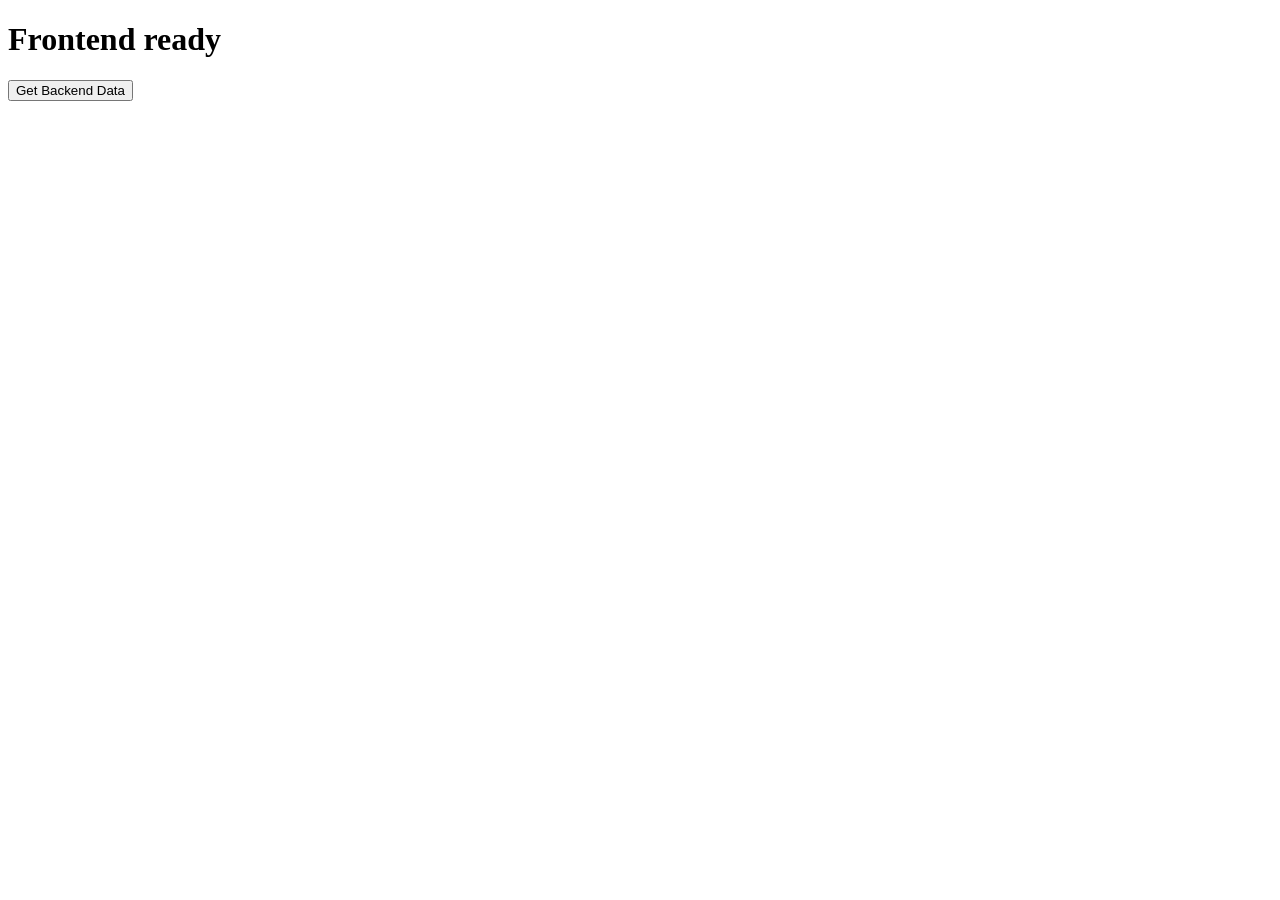
<file: frondend/index.html>
<!DOCTYPE html>
<html>
<head>
  <title>ReliefMap Frontend</title>
</head>
<body>
  <h1>Frontend ready</h1>
  <button onclick="loadData()">Get Backend Data</button>
  <p id="output"></p>

  <script>
    function loadData() {
      fetch("http://127.0.0.1:5000/api/data")
        .then(response => response.json())
        .then(data => {
          document.getElementById("output").innerText = data.message;
        });
    }
  </script>
</body>
</html>
</file>
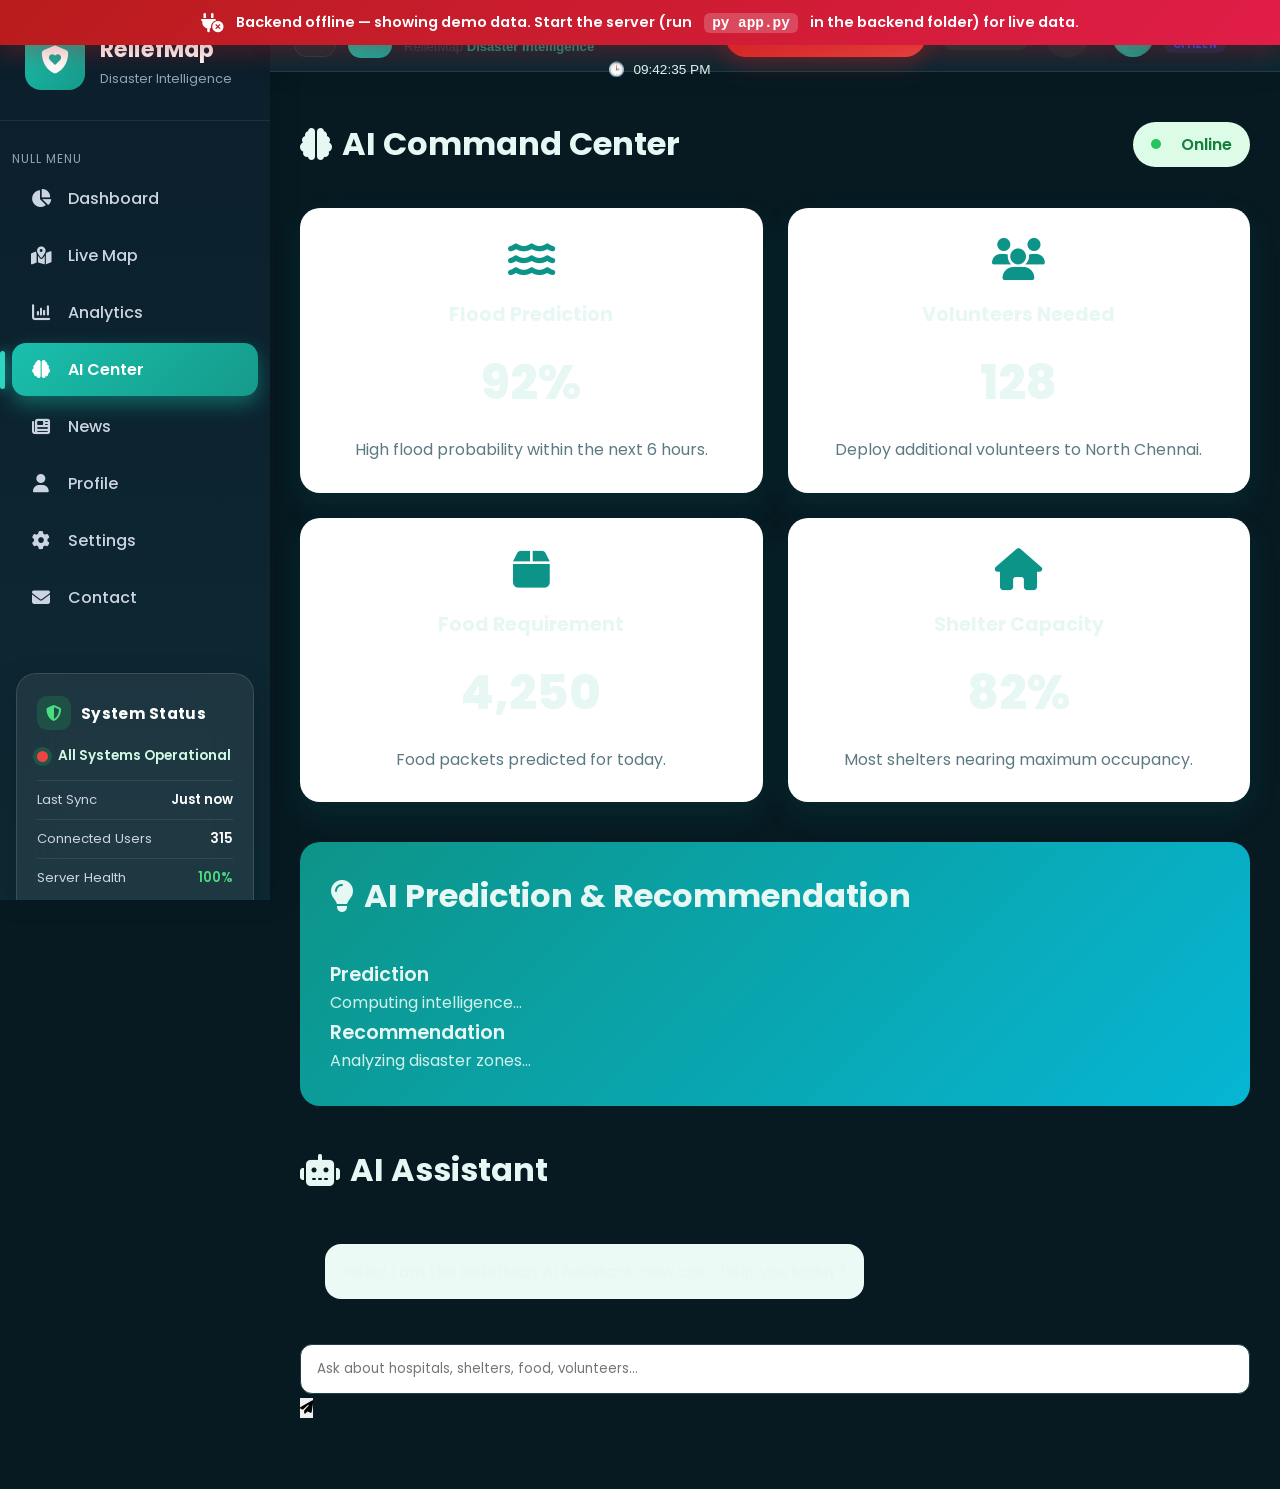
<file: ai.html>
<!DOCTYPE html>
<html lang="en">

<head>

    <meta charset="UTF-8">

    <meta http-equiv="X-UA-Compatible" content="IE=edge">

    <meta name="viewport"
          content="width=device-width, initial-scale=1.0">

    <title>AI Center | ReliefMap</title>

    <!-- Google Fonts -->
    <link rel="preconnect" href="https://fonts.googleapis.com">
    <link rel="preconnect" href="https://fonts.gstatic.com" crossorigin>
    <link href="https://fonts.googleapis.com/css2?family=Poppins:wght@300;400;500;600;700;800&display=swap"
          rel="stylesheet">

    <!-- Font Awesome -->
    <link rel="stylesheet" href="https://cdnjs.cloudflare.com/ajax/libs/font-awesome/6.7.2/css/all.min.css">

    <!-- CSS Files -->
    <link rel="stylesheet" href="css/main.css">
    <link rel="stylesheet" href="css/sidebar.css">
    <link rel="stylesheet" href="css/navbar.css">
    <link rel="stylesheet" href="css/roles.css">
    <link rel="stylesheet" href="css/ai.css">
    <link rel="stylesheet" href="css/footer.css">
    <link rel="stylesheet" href="css/responsive.css">

</head>

<body data-page="ai">

    <!-- Apply saved theme before first paint to avoid a light/dark flash -->
    <script>
        (function () {
            try {
                var raw = localStorage.getItem("relief_theme");
                var theme = raw ? JSON.parse(raw) : "dark";
                if (theme !== "light" && theme !== "dark") theme = "dark";
                document.body.classList.add(theme);
            } catch (e) {
                document.body.classList.add("dark");
            }
        })();
    </script>

<!-- =====================================================
         PERMANENT NAVBAR (consistent relief-themed topbar)
    ====================================================== -->

    <header class="topbar" role="banner">

        <div class="nav-left">

            <button class="nb-menu-btn" id="nbMenuBtn" aria-label="Toggle sidebar" title="Toggle sidebar">
                <i class="fa-solid fa-bars" aria-hidden="true"></i>
            </button>

            <div class="nav-brand">
                <div class="nav-logo">
                    <i class="fa-solid fa-shield-heart" aria-hidden="true"></i>
                </div>
                <div class="nav-title">
                    <span class="nav-main">AI Center</span>
                    <span class="nav-welcome">ReliefMap&nbsp;<strong>Disaster Intelligence</strong></span>
                </div>
            </div>

</div>

        <div class="nav-center">
            <div class="nav-status" aria-live="polite">
                <span class="nav-status-item">
                    <span class="nav-status-icon" aria-hidden="true">🌤</span>
                    <span id="nbWeatherText">Chennai Weather</span>
                </span>
                <span class="nav-status-sep" aria-hidden="true">|</span>
                <span class="nav-status-item">
                    <span class="nav-status-icon" aria-hidden="true">📅</span>
                    <span id="nbDate">Friday, 07 Aug 2026</span>
                </span>
                <span class="nav-status-sep" aria-hidden="true">|</span>
                <span class="nav-status-item">
                    <span class="nav-status-icon" aria-hidden="true">🕒</span>
                    <span id="nbTime">09:42:35 PM</span>
                </span>
            </div>
        </div>

        <div class="nav-right">

            <button class="nb-emergency-btn" id="nbEmergencyBtn" onclick="location.href='index.html#citizen-requests'" title="Report an emergency">
                <i class="fa-solid fa-triangle-exclamation" aria-hidden="true"></i>
                <span>Report Emergency</span>
            </button>

            <div class="nb-online" id="nbOnline" title="Online status">
                <span class="nb-online-dot on" id="nbOnlineDot"></span>
                <span class="nb-online-label" id="nbOnlineLabel">Online</span>
            </div>

            <div class="nb-notif-wrap">
                <button class="nb-notif-btn" id="nbNotifBtn" title="Notifications" aria-haspopup="true" aria-expanded="false">
                    <i class="fa-solid fa-bell" aria-hidden="true"></i>
                    <span class="nb-notif-count" id="nbNotifCount">0</span>
                    <span class="sr-only">View notifications</span>
                </button>
                <div class="nb-notif-dropdown" id="nbNotifDropdown" role="menu" aria-label="Notifications">
                    <div class="nb-nf-head">
                        <span>Notifications</span>
                        <span class="nb-nf-unread" id="nbUnreadBadge">0 unread</span>
                    </div>
                    <div class="nb-nf-body" id="nbNotifBody">
                        <!-- notifications inserted by layout.js -->
                    </div>
                    <div class="nb-nf-actions">
                        <button type="button" id="nbMarkRead">Mark all as read</button>
                        <button type="button" id="nbClearAll">Clear all</button>
                    </div>
                </div>
            </div>

            <div class="nav-profile nb-profile-area">
                <button class="nb-profile" id="nbProfileBtn" title="Account" aria-haspopup="true" aria-expanded="false">
                    <span class="nb-avatar nb-avatar-icon"><i class="fa-solid fa-user" aria-hidden="true"></i></span>
                    <div class="nb-profile-info">
                        <span class="nb-name" id="nbName">User</span>
                        <span class="nb-role-badge badge-citizen" id="nbRole">Citizen</span>
                    </div>
                    <i class="fa-solid fa-chevron-down nb-caret" aria-hidden="true"></i>
                </button>
                <div class="nb-profile-dropdown" id="nbProfileDropdown" role="menu" aria-label="Profile menu">
                    <div class="nb-pd-head">
                        <span class="nb-pd-avatar"><i class="fa-solid fa-user" aria-hidden="true"></i></span>
                        <div>
                            <strong id="nbProfileName">User</strong>
                            <span class="nb-role-badge badge-citizen" id="nbProfileRole">Citizen</span>
                        </div>
                    </div>
                    <ul>
                        <li onclick="location.href='profile.html'">My Profile</li>
                        <li onclick="location.href='settings.html'">Settings</li>
                        <li onclick="showToast('Help &amp; Support — Contact the coordination team.','info')">Help</li>
                        <li class="nb-divider"></li>
                        <li class="nb-danger" onclick="layoutLogout()">Logout</li>
                    </ul>
                </div>
            </div>

        </div>

    </header>

    <main class="content" id="pageContent">

        <!-- =====================================================
             PAGE HEADER
        ====================================================== -->

        <section class="section-header">

            <h2>

                <i class="fa-solid fa-brain"></i>

                AI Command Center

            </h2>

            <span class="ai-status">

                <span class="status-dot"></span>

                <span id="aiStatus">AI ONLINE</span>

            </span>

        </section>

        <!-- =====================================================
             AI INSIGHTS
        ====================================================== -->

        <section class="ai-center">

            <div class="ai-grid">

                <div class="ai-card">

                    <i class="fa-solid fa-water"></i>

                    <h3>Flood Prediction</h3>

                    <h1>92%</h1>

                    <p>High flood probability within the next 6 hours.</p>

                </div>

                <div class="ai-card">

                    <i class="fa-solid fa-users"></i>

                    <h3>Volunteers Needed</h3>

                    <h1>128</h1>

                    <p>Deploy additional volunteers to North Chennai.</p>

                </div>

                <div class="ai-card">

                    <i class="fa-solid fa-box"></i>

                    <h3>Food Requirement</h3>

                    <h1>4,250</h1>

                    <p>Food packets predicted for today.</p>

                </div>

                <div class="ai-card">

                    <i class="fa-solid fa-house"></i>

                    <h3>Shelter Capacity</h3>

                    <h1>82%</h1>

                    <p>Most shelters nearing maximum occupancy.</p>

                </div>

            </div>

        </section>

        <!-- =====================================================
             AI RECOMMENDATION
        ====================================================== -->

        <section class="ai-recommendation">

            <div class="section-header">

                <h2>

                    <i class="fa-solid fa-lightbulb"></i>

                    AI Prediction & Recommendation

                </h2>

            </div>

            <div class="recommendation-grid">

                <div class="recommendation-card">

                    <h3>Prediction</h3>

                    <p id="aiPrediction">
                        Computing intelligence...
                    </p>

                </div>

                <div class="recommendation-card">

                    <h3>Recommendation</h3>

                    <p id="aiRecommendation">
                        Analyzing disaster zones...
                    </p>

                </div>

            </div>

        </section>

        <!-- =====================================================
             AI CHAT ASSISTANT
        ====================================================== -->

        <section class="ai-chat-section">

            <div class="section-header">

                <h2>

                    <i class="fa-solid fa-robot"></i>

                    AI Assistant

                </h2>

            </div>

            <div class="chat-container">

                <div class="chat-body" id="aiChatBody"></div>

                <div class="chat-input">

                    <input
                           type="text"
                           id="aiInput"
                           placeholder="Ask about hospitals, shelters, food, volunteers...">

                    <button id="aiSend">

                        <i class="fa-solid fa-paper-plane"></i>

                    </button>

                </div>

            </div>

        </section>

    </main>

    <!-- Shared Scripts -->
    <script src="js/config.js"></script>
    <script src="js/utils.js"></script>
    <script src="js/api.js"></script>
    <script src="js/roles.js"></script>
    <script src="js/layout.js?v=1.1.1"></script>
    <script src="js/weather.js"></script>

    <!-- Page Scripts -->
    <script src="js/ai.js"></script>

</body>

</html>
</file>
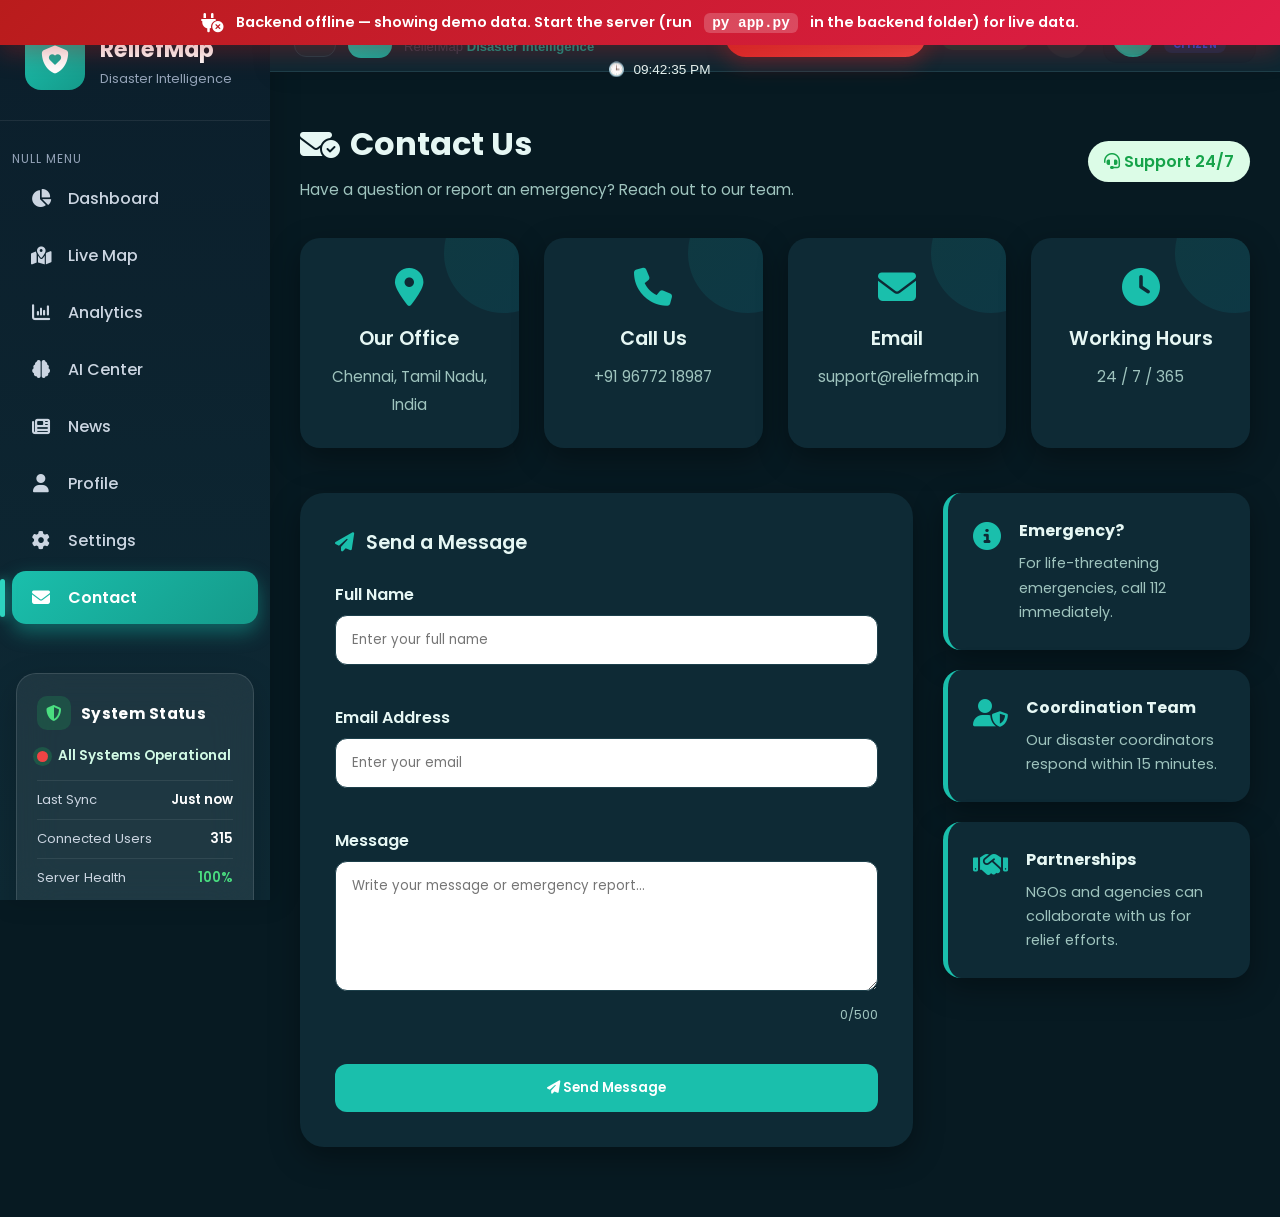
<file: contact.html>
<!DOCTYPE html>
<html lang="en">

<head>

    <meta charset="UTF-8">

    <meta http-equiv="X-UA-Compatible" content="IE=edge">

    <meta name="viewport"
          content="width=device-width, initial-scale=1.0">

    <title>Contact | ReliefMap</title>

    <!-- Google Fonts -->
    <link rel="preconnect" href="https://fonts.googleapis.com">
    <link rel="preconnect" href="https://fonts.gstatic.com" crossorigin>
    <link href="https://fonts.googleapis.com/css2?family=Poppins:wght@300;400;500;600;700;800&display=swap"
          rel="stylesheet">

    <!-- Font Awesome -->
    <link rel="stylesheet" href="https://cdnjs.cloudflare.com/ajax/libs/font-awesome/6.7.2/css/all.min.css">

    <!-- CSS Files -->
    <link rel="stylesheet" href="css/main.css">
    <link rel="stylesheet" href="css/sidebar.css">
    <link rel="stylesheet" href="css/navbar.css">
    <link rel="stylesheet" href="css/roles.css">
    <link rel="stylesheet" href="css/contact.css">
    <link rel="stylesheet" href="css/footer.css">
    <link rel="stylesheet" href="css/responsive.css">

</head>

<body data-page="contact">

    <!-- Apply saved theme before first paint to avoid a light/dark flash -->
    <script>
        (function () {
            try {
                var raw = localStorage.getItem("relief_theme");
                var theme = raw ? JSON.parse(raw) : "dark";
                if (theme !== "light" && theme !== "dark") theme = "dark";
                document.body.classList.add(theme);
            } catch (e) {
                document.body.classList.add("dark");
            }
        })();
    </script>

    <!-- =====================================================
         PERMANENT NAVBAR (consistent relief-themed topbar)
    ====================================================== -->

    <header class="topbar" role="banner">

        <div class="nav-left">

            <button class="nb-menu-btn" id="nbMenuBtn" aria-label="Toggle sidebar" title="Toggle sidebar">
                <i class="fa-solid fa-bars" aria-hidden="true"></i>
            </button>

            <div class="nav-brand">
                <div class="nav-logo">
                    <i class="fa-solid fa-shield-heart" aria-hidden="true"></i>
                </div>
                <div class="nav-title">
                    <span class="nav-main">Contact Us</span>
                    <span class="nav-welcome">ReliefMap&nbsp;<strong>Disaster Intelligence</strong></span>
                </div>
            </div>

</div>

        <div class="nav-center">
            <div class="nav-status" aria-live="polite">
                <span class="nav-status-item">
                    <span class="nav-status-icon" aria-hidden="true">🌤</span>
                    <span id="nbWeatherText">Chennai Weather</span>
                </span>
                <span class="nav-status-sep" aria-hidden="true">|</span>
                <span class="nav-status-item">
                    <span class="nav-status-icon" aria-hidden="true">📅</span>
                    <span id="nbDate">Friday, 07 Aug 2026</span>
                </span>
                <span class="nav-status-sep" aria-hidden="true">|</span>
                <span class="nav-status-item">
                    <span class="nav-status-icon" aria-hidden="true">🕒</span>
                    <span id="nbTime">09:42:35 PM</span>
                </span>
            </div>
        </div>

        <div class="nav-right">

            <button class="nb-emergency-btn" id="nbEmergencyBtn" onclick="location.href='index.html#citizen-requests'" title="Report an emergency">
                <i class="fa-solid fa-triangle-exclamation" aria-hidden="true"></i>
                <span>Report Emergency</span>
            </button>

            <div class="nb-online" id="nbOnline" title="Online status">
                <span class="nb-online-dot on" id="nbOnlineDot"></span>
                <span class="nb-online-label" id="nbOnlineLabel">Online</span>
            </div>

            <div class="nb-notif-wrap">
                <button class="nb-notif-btn" id="nbNotifBtn" title="Notifications" aria-haspopup="true" aria-expanded="false">
                    <i class="fa-solid fa-bell" aria-hidden="true"></i>
                    <span class="nb-notif-count" id="nbNotifCount">0</span>
                    <span class="sr-only">View notifications</span>
                </button>
                <div class="nb-notif-dropdown" id="nbNotifDropdown" role="menu" aria-label="Notifications">
                    <div class="nb-nf-head">
                        <span>Notifications</span>
                        <span class="nb-nf-unread" id="nbUnreadBadge">0 unread</span>
                    </div>
                    <div class="nb-nf-body" id="nbNotifBody">
                        <!-- notifications inserted by layout.js -->
                    </div>
                    <div class="nb-nf-actions">
                        <button type="button" id="nbMarkRead">Mark all as read</button>
                        <button type="button" id="nbClearAll">Clear all</button>
                    </div>
                </div>
            </div>

            <div class="nav-profile nb-profile-area">
                <button class="nb-profile" id="nbProfileBtn" title="Account" aria-haspopup="true" aria-expanded="false">
                    <span class="nb-avatar nb-avatar-icon"><i class="fa-solid fa-user" aria-hidden="true"></i></span>
                    <div class="nb-profile-info">
                        <span class="nb-name" id="nbName">User</span>
                        <span class="nb-role-badge badge-citizen" id="nbRole">Citizen</span>
                    </div>
                    <i class="fa-solid fa-chevron-down nb-caret" aria-hidden="true"></i>
                </button>
                <div class="nb-profile-dropdown" id="nbProfileDropdown" role="menu" aria-label="Profile menu">
                    <div class="nb-pd-head">
                        <span class="nb-pd-avatar"><i class="fa-solid fa-user" aria-hidden="true"></i></span>
                        <div>
                            <strong id="nbProfileName">User</strong>
                            <span class="nb-role-badge badge-citizen" id="nbProfileRole">Citizen</span>
                        </div>
                    </div>
                    <ul>
                        <li onclick="location.href='profile.html'">My Profile</li>
                        <li onclick="location.href='settings.html'">Settings</li>
                        <li onclick="showToast('Help &amp; Support — Contact the coordination team.','info')">Help</li>
                        <li class="nb-divider"></li>
                        <li class="nb-danger" onclick="layoutLogout()">Logout</li>
                    </ul>
                </div>
            </div>

        </div>

    </header>

    <main class="content" id="pageContent">

        <!-- =====================================================
             PAGE HEADER
        ====================================================== -->

        <section class="section-header">

            <div>

                <h2>

                    <i class="fa-solid fa-envelope-circle-check"></i>

                    Contact Us

                </h2>

                <p class="header-subtitle">
                    Have a question or report an emergency? Reach out to our team.
                </p>

            </div>

            <span class="ai-status">

                <i class="fa-solid fa-headset"></i>

                Support 24/7

            </span>

        </section>

        <!-- =====================================================
             CONTACT CARDS
        ====================================================== -->

        <section class="contact-cards">

            <div class="contact-card">

                <i class="fa-solid fa-location-dot"></i>

                <h3>Our Office</h3>

                <p>Chennai, Tamil Nadu, India</p>

            </div>

            <div class="contact-card">

                <i class="fa-solid fa-phone"></i>

                <h3>Call Us</h3>

                <p>+91 96772 18987</p>

            </div>

            <div class="contact-card">

                <i class="fa-solid fa-envelope"></i>

                <h3>Email</h3>

<p>support@reliefmap.in</p>

            </div>

            <div class="contact-card">

                <i class="fa-solid fa-clock"></i>

                <h3>Working Hours</h3>

                <p>24 / 7 / 365</p>

            </div>

        </section>

        <!-- =====================================================
             CONTACT FORM + INFO
        ====================================================== -->

        <section class="contact-layout">

            <!-- Contact Form -->

            <div class="contact-form-card">

                <h3>

                    <i class="fa-solid fa-paper-plane"></i>

                    Send a Message

                </h3>

                <form id="contactForm">

                    <div class="form-group">

                        <label for="contactName">Full Name</label>

                        <input
                               type="text"
                               id="contactName"
                               placeholder="Enter your full name">

                    </div>

                    <div class="form-group">

                        <label for="contactEmail">Email Address</label>

                        <input
                               type="email"
                               id="contactEmail"
                               placeholder="Enter your email">

                    </div>

                    <div class="form-group">

                        <label for="contactMessage">Message</label>

                        <textarea
                                 id="contactMessage"
                                 placeholder="Write your message or emergency report..."></textarea>

                        <small class="char-counter">

                            <span id="messageCount">0/500</span>

                        </small>

                    </div>

                    <div id="contactResponse" class="contact-response"></div>

                    <button type="submit" class="primary-btn">

                        <i class="fa-solid fa-paper-plane"></i>

                        Send Message

                    </button>

                </form>

            </div>

            <!-- Contact Info Sidebar -->

            <div class="contact-info">

                <div class="info-block">

                    <i class="fa-solid fa-circle-info"></i>

                    <div>

                        <h4>Emergency?</h4>

                        <p>
                            For life-threatening emergencies,
                            call 112 immediately.
                        </p>

                    </div>

                </div>

                <div class="info-block">

                    <i class="fa-solid fa-user-shield"></i>

                    <div>

                        <h4>Coordination Team</h4>

                        <p>
                            Our disaster coordinators respond
                            within 15 minutes.
                        </p>

                    </div>

                </div>

                <div class="info-block">

                    <i class="fa-solid fa-handshake"></i>

                    <div>

                        <h4>Partnerships</h4>

                        <p>
                            NGOs and agencies can collaborate
                            with us for relief efforts.
                        </p>

                    </div>

                </div>

            </div>

        </section>

    </main>

    <!-- Shared Scripts -->
    <script src="js/config.js"></script>
    <script src="js/utils.js"></script>
    <script src="js/api.js"></script>
    <script src="js/roles.js"></script>
    <script src="js/layout.js?v=1.1.1"></script>
    <script src="js/weather.js"></script>

    <!-- Page Scripts -->
    <script src="js/contact.js"></script>

</body>

</html>
</file>
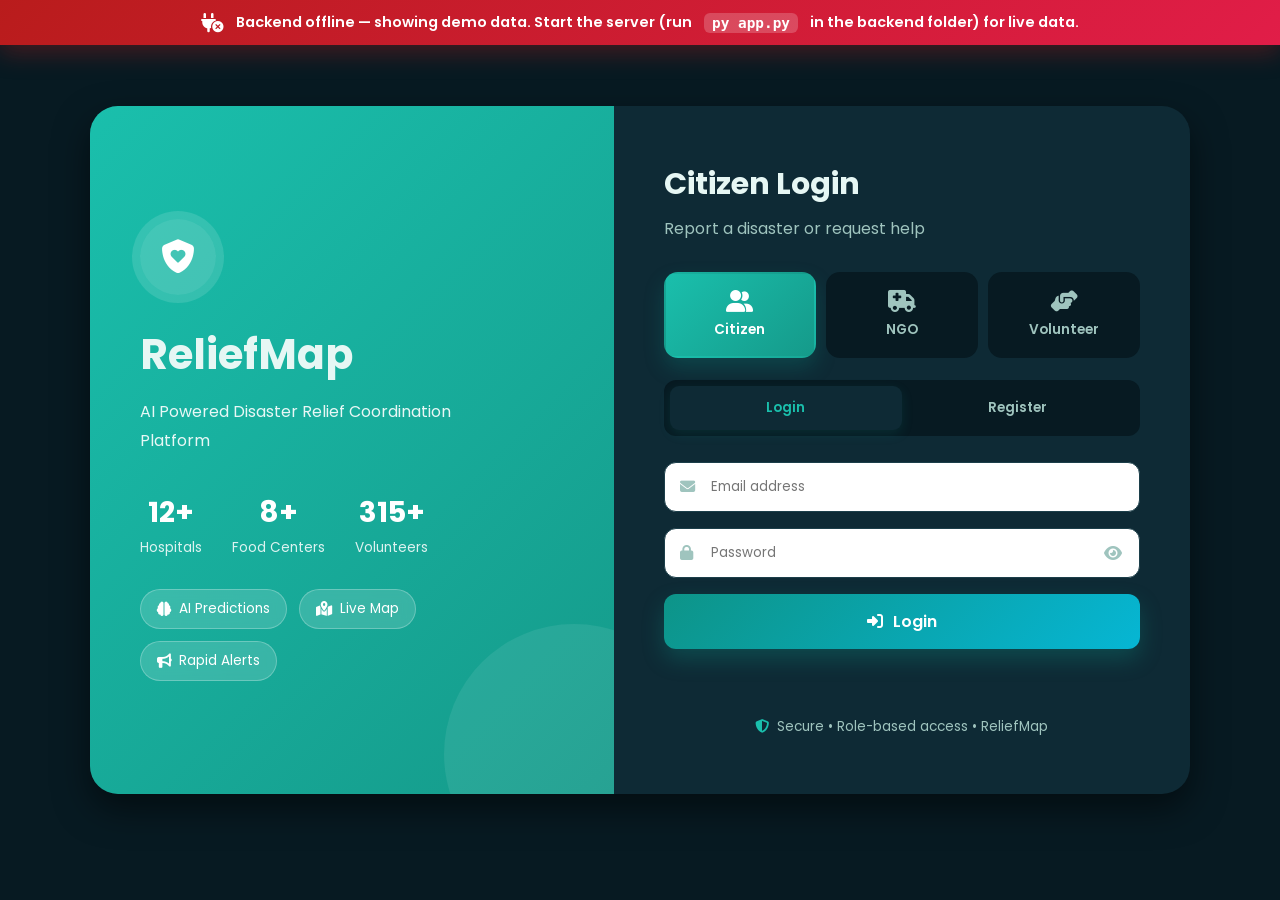
<file: login.html>
<!DOCTYPE html>
<html lang="en">

<head>

    <meta charset="UTF-8">

    <meta http-equiv="X-UA-Compatible" content="IE=edge">

    <meta name="viewport"
          content="width=device-width, initial-scale=1.0">

    <title>Login | ReliefMap</title>

    <!-- Google Fonts -->
    <link rel="preconnect" href="https://fonts.googleapis.com">
    <link rel="preconnect" href="https://fonts.gstatic.com" crossorigin>
    <link href="https://fonts.googleapis.com/css2?family=Poppins:wght@300;400;500;600;700;800&display=swap"
          rel="stylesheet">

    <!-- Font Awesome -->
    <link rel="stylesheet" href="https://cdnjs.cloudflare.com/ajax/libs/font-awesome/6.7.2/css/all.min.css">

<!-- CSS Files -->
    <link rel="stylesheet" href="css/main.css">
    <link rel="stylesheet" href="css/animation.css">
    <link rel="stylesheet" href="css/login.css">

</head>

<body class="login-body">

    <!-- Apply saved theme before first paint to avoid a light/dark flash -->
    <script>
        (function () {
            try {
                var raw = localStorage.getItem("relief_theme");
                var theme = raw ? JSON.parse(raw) : "dark";
                if (theme !== "light" && theme !== "dark") theme = "dark";
                document.body.classList.add(theme);
            } catch (e) {
                document.body.classList.add("dark");
            }
        })();
    </script>

    <div class="login-wrap">

<!-- Left panel -->
        <div class="login-brand animate-fade-left">

            <div class="brand-logo">
                <i class="fa-solid fa-shield-heart"></i>
            </div>

            <h1>ReliefMap</h1>

            <p>AI Powered Disaster Relief Coordination Platform</p>

            <div class="brand-stats">

                <div>
                    <strong>12+</strong>
                    <span>Hospitals</span>
                </div>

                <div>
                    <strong>8+</strong>
                    <span>Food Centers</span>
                </div>

                <div>
                    <strong>315+</strong>
                    <span>Volunteers</span>
                </div>

            </div>

            <div class="brand-features">

                <span><i class="fa-solid fa-brain"></i> AI Predictions</span>
                <span><i class="fa-solid fa-map-location-dot"></i> Live Map</span>
                <span><i class="fa-solid fa-bullhorn"></i> Rapid Alerts</span>

            </div>

        </div>

<!-- Right panel -->
        <div class="login-card animate-fade-right">

            <div class="login-head">

                <h2 id="formTitle">Citizen Login</h2>

                <p id="formSub">Report a disaster or request help</p>

            </div>

            <!-- Role toggle -->
            <div class="role-toggle">

                <button class="role-btn active"
                        data-role="Citizen"
                        data-title="Citizen Login"
                        data-sub="Report a disaster or request help">
                    <i class="fa-solid fa-user-group"></i>
                    <span>Citizen</span>
                </button>

                <button class="role-btn"
                        data-role="NGO"
                        data-title="NGO Login"
                        data-sub="Manage relief operations & missions">
                    <i class="fa-solid fa-truck-medical"></i>
                    <span>NGO</span>
                </button>

                <button class="role-btn"
                        data-role="Volunteer"
                        data-title="Volunteer Login"
                        data-sub="Track missions & deployments">
                    <i class="fa-solid fa-handshake-angle"></i>
                    <span>Volunteer</span>
                </button>

            </div>

            <!-- Tab switch -->
            <div class="tab-switch">

                <button class="tab-btn active"
                        data-tab="login">
                    Login
                </button>

                <button class="tab-btn"
                        data-tab="register">
                    Register
                </button>

            </div>

            <!-- Login form -->
            <form id="loginForm" class="auth-form">

                <div class="form-field">
                    <i class="fa-solid fa-envelope"></i>
                    <input type="email"
                           id="loginEmail"
                           placeholder="Email address"
                           required>
                </div>

                <div class="form-field">
                    <i class="fa-solid fa-lock"></i>
                    <input type="password"
                           id="loginPassword"
                           placeholder="Password"
                           required>
                    <button type="button"
                            class="toggle-pass"
                            aria-label="Toggle password">
                        <i class="fa-solid fa-eye"></i>
                    </button>
                </div>

                <button type="submit"
                        class="auth-submit"
                        id="loginBtn">
                    <i class="fa-solid fa-right-to-bracket"></i>
                    Login
                </button>

                <p class="auth-msg"
                   id="loginMsg"></p>

            </form>

            <!-- Register form -->
            <form id="registerForm"
                  class="auth-form hidden"
                  autocomplete="off">

                <div class="form-field">
                    <i class="fa-solid fa-user"></i>
                    <input type="text"
                           id="regName"
                           placeholder="Full name"
                           required>
                </div>

                <div class="form-field">
                    <i class="fa-solid fa-envelope"></i>
                    <input type="email"
                           id="regEmail"
                           placeholder="Email address"
                           required>
                </div>

                <div class="form-field">
                    <i class="fa-solid fa-phone"></i>
                    <input type="tel"
                           id="regPhone"
                           placeholder="Phone number">
                </div>

                <div class="form-field">
                    <i class="fa-solid fa-lock"></i>
                    <input type="password"
                           id="regPassword"
                           placeholder="Password (min 6 chars)"
                           required>
                    <button type="button"
                            class="toggle-pass"
                            aria-label="Toggle password">
                        <i class="fa-solid fa-eye"></i>
                    </button>
                </div>

                <button type="submit"
                        class="auth-submit"
                        id="registerBtn">
                    <i class="fa-solid fa-user-plus"></i>
                    Create Account
                </button>

                <p class="auth-msg"
                   id="registerMsg"></p>

            </form>

            <p class="login-foot">
                <i class="fa-solid fa-shield-halved"></i>
                Secure • Role-based access • ReliefMap
            </p>

        </div>

    </div>

    <!-- Shared Scripts -->
    <script src="js/config.js"></script>
    <script src="js/api.js"></script>
    <script src="js/auth.js"></script>
    <script src="js/roles.js"></script>

    <!-- Page Script -->
    <script src="js/login.js"></script>

</body>

</html>
</file>
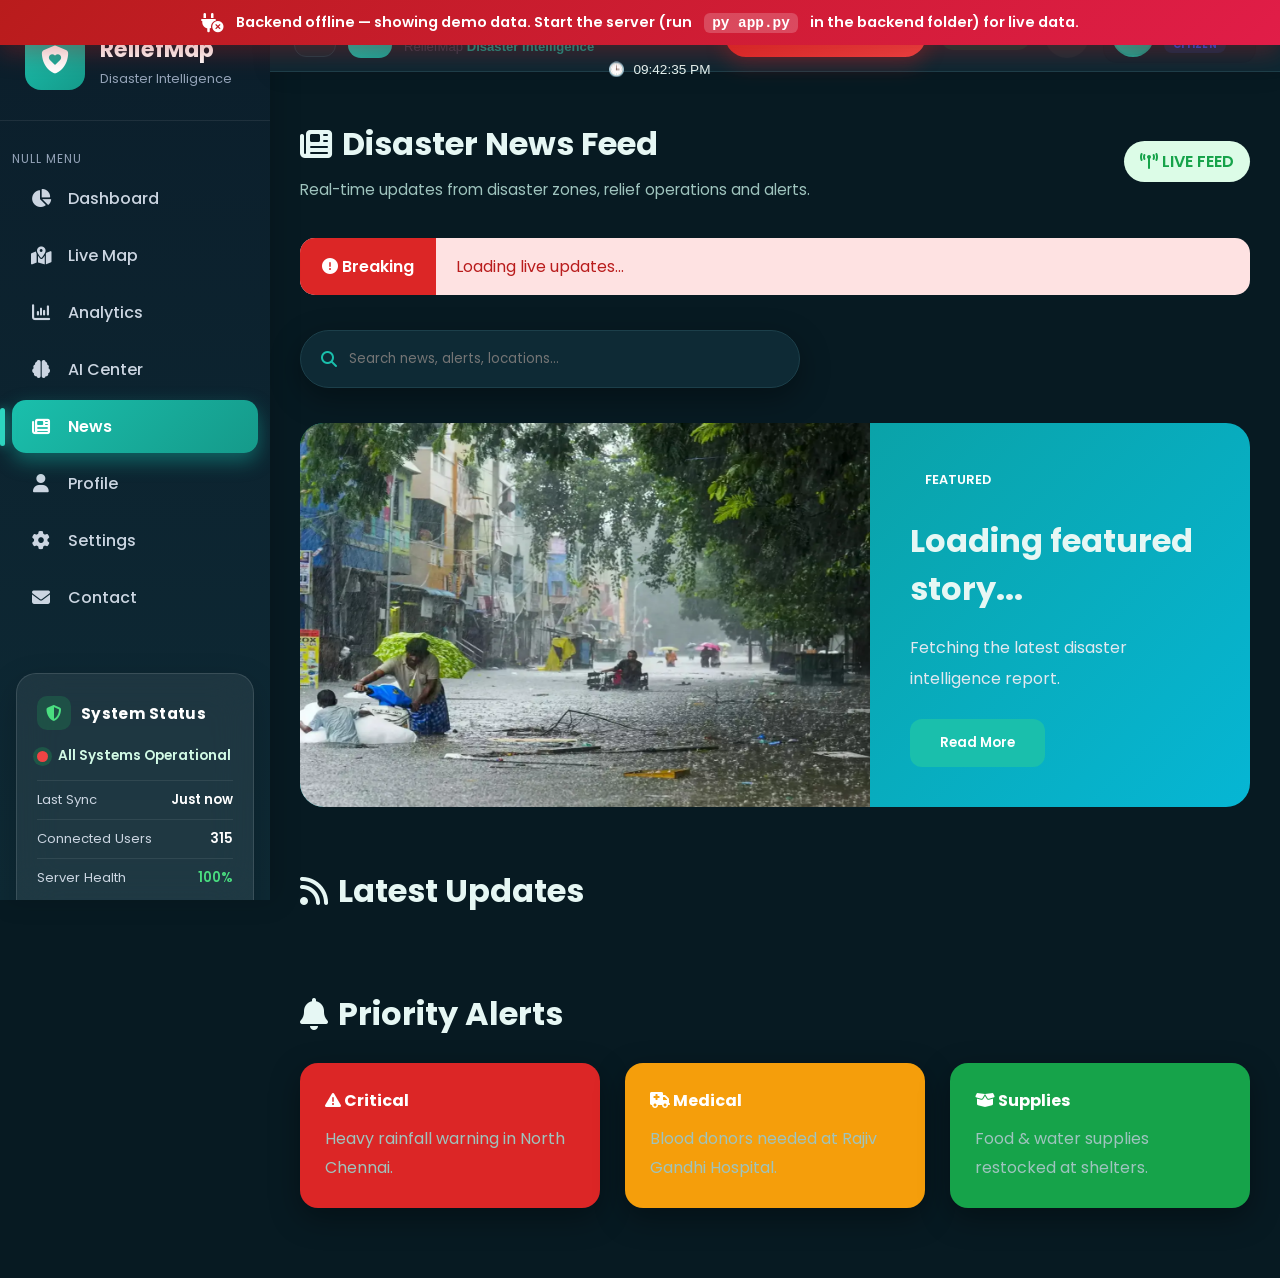
<file: news.html>
<!DOCTYPE html>
<html lang="en">

<head>

    <meta charset="UTF-8">

    <meta http-equiv="X-UA-Compatible" content="IE=edge">

    <meta name="viewport"
          content="width=device-width, initial-scale=1.0">

    <title>News | ReliefMap</title>

    <!-- Google Fonts -->
    <link rel="preconnect" href="https://fonts.googleapis.com">
    <link rel="preconnect" href="https://fonts.gstatic.com" crossorigin>
    <link href="https://fonts.googleapis.com/css2?family=Poppins:wght@300;400;500;600;700;800&display=swap"
          rel="stylesheet">

    <!-- Font Awesome -->
    <link rel="stylesheet" href="https://cdnjs.cloudflare.com/ajax/libs/font-awesome/6.7.2/css/all.min.css">

    <!-- CSS Files -->
    <link rel="stylesheet" href="css/main.css">
    <link rel="stylesheet" href="css/sidebar.css">
    <link rel="stylesheet" href="css/navbar.css">
    <link rel="stylesheet" href="css/roles.css">
    <link rel="stylesheet" href="css/news.css">
    <link rel="stylesheet" href="css/footer.css">
    <link rel="stylesheet" href="css/responsive.css">

</head>

<body data-page="news">

    <!-- Apply saved theme before first paint to avoid a light/dark flash -->
    <script>
        (function () {
            try {
                var raw = localStorage.getItem("relief_theme");
                var theme = raw ? JSON.parse(raw) : "dark";
                if (theme !== "light" && theme !== "dark") theme = "dark";
                document.body.classList.add(theme);
            } catch (e) {
                document.body.classList.add("dark");
            }
        })();
    </script>

<!-- =====================================================
         PERMANENT NAVBAR (consistent relief-themed topbar)
    ====================================================== -->

    <header class="topbar" role="banner">

        <div class="nav-left">

            <button class="nb-menu-btn" id="nbMenuBtn" aria-label="Toggle sidebar" title="Toggle sidebar">
                <i class="fa-solid fa-bars" aria-hidden="true"></i>
            </button>

            <div class="nav-brand">
                <div class="nav-logo">
                    <i class="fa-solid fa-shield-heart" aria-hidden="true"></i>
                </div>
                <div class="nav-title">
                    <span class="nav-main">News Feed</span>
                    <span class="nav-welcome">ReliefMap&nbsp;<strong>Disaster Intelligence</strong></span>
                </div>
            </div>

</div>

        <div class="nav-center">
            <div class="nav-status" aria-live="polite">
                <span class="nav-status-item">
                    <span class="nav-status-icon" aria-hidden="true">🌤</span>
                    <span id="nbWeatherText">Chennai Weather</span>
                </span>
                <span class="nav-status-sep" aria-hidden="true">|</span>
                <span class="nav-status-item">
                    <span class="nav-status-icon" aria-hidden="true">📅</span>
                    <span id="nbDate">Friday, 07 Aug 2026</span>
                </span>
                <span class="nav-status-sep" aria-hidden="true">|</span>
                <span class="nav-status-item">
                    <span class="nav-status-icon" aria-hidden="true">🕒</span>
                    <span id="nbTime">09:42:35 PM</span>
                </span>
            </div>
        </div>

        <div class="nav-right">

            <button class="nb-emergency-btn" id="nbEmergencyBtn" onclick="location.href='index.html#citizen-requests'" title="Report an emergency">
                <i class="fa-solid fa-triangle-exclamation" aria-hidden="true"></i>
                <span>Report Emergency</span>
            </button>

            <div class="nb-online" id="nbOnline" title="Online status">
                <span class="nb-online-dot on" id="nbOnlineDot"></span>
                <span class="nb-online-label" id="nbOnlineLabel">Online</span>
            </div>

            <div class="nb-notif-wrap">
                <button class="nb-notif-btn" id="nbNotifBtn" title="Notifications" aria-haspopup="true" aria-expanded="false">
                    <i class="fa-solid fa-bell" aria-hidden="true"></i>
                    <span class="nb-notif-count" id="nbNotifCount">0</span>
                    <span class="sr-only">View notifications</span>
                </button>
                <div class="nb-notif-dropdown" id="nbNotifDropdown" role="menu" aria-label="Notifications">
                    <div class="nb-nf-head">
                        <span>Notifications</span>
                        <span class="nb-nf-unread" id="nbUnreadBadge">0 unread</span>
                    </div>
                    <div class="nb-nf-body" id="nbNotifBody">
                        <!-- notifications inserted by layout.js -->
                    </div>
                    <div class="nb-nf-actions">
                        <button type="button" id="nbMarkRead">Mark all as read</button>
                        <button type="button" id="nbClearAll">Clear all</button>
                    </div>
                </div>
            </div>

            <div class="nav-profile nb-profile-area">
                <button class="nb-profile" id="nbProfileBtn" title="Account" aria-haspopup="true" aria-expanded="false">
                    <span class="nb-avatar nb-avatar-icon"><i class="fa-solid fa-user" aria-hidden="true"></i></span>
                    <div class="nb-profile-info">
                        <span class="nb-name" id="nbName">User</span>
                        <span class="nb-role-badge badge-citizen" id="nbRole">Citizen</span>
                    </div>
                    <i class="fa-solid fa-chevron-down nb-caret" aria-hidden="true"></i>
                </button>
                <div class="nb-profile-dropdown" id="nbProfileDropdown" role="menu" aria-label="Profile menu">
                    <div class="nb-pd-head">
                        <span class="nb-pd-avatar"><i class="fa-solid fa-user" aria-hidden="true"></i></span>
                        <div>
                            <strong id="nbProfileName">User</strong>
                            <span class="nb-role-badge badge-citizen" id="nbProfileRole">Citizen</span>
                        </div>
                    </div>
                    <ul>
                        <li onclick="location.href='profile.html'">My Profile</li>
                        <li onclick="location.href='settings.html'">Settings</li>
                        <li onclick="showToast('Help &amp; Support — Contact the coordination team.','info')">Help</li>
                        <li class="nb-divider"></li>
                        <li class="nb-danger" onclick="layoutLogout()">Logout</li>
                    </ul>
                </div>
            </div>

        </div>

    </header>

    <main class="content" id="pageContent">

        <!-- =====================================================
             PAGE HEADER
        ====================================================== -->

        <section class="section-header news-header">

            <div>

                <h2>

                    <i class="fa-solid fa-newspaper"></i>

                    Disaster News Feed

                </h2>

                <p class="header-subtitle">
                    Real-time updates from disaster zones, relief operations and alerts.
                </p>

            </div>

            <span class="ai-status">

                <i class="fa-solid fa-tower-broadcast"></i>

                LIVE FEED

            </span>

        </section>

        <!-- =====================================================
             LIVE TICKER
        ====================================================== -->

        <section class="live-ticker">

            <span class="ticker-title">

                <i class="fa-solid fa-circle-exclamation"></i>

                Breaking

            </span>

            <div class="ticker-content" id="newsTicker">

                Loading live updates...

            </div>

        </section>

        <!-- =====================================================
             SEARCH BAR
        ====================================================== -->

        <section class="news-search">

            <div class="search-wrap">

                <i class="fa-solid fa-magnifying-glass"></i>

                <input
                       type="text"
                       id="newsSearch"
                       placeholder="Search news, alerts, locations...">

            </div>

        </section>

        <!-- =====================================================
             FEATURED NEWS
        ====================================================== -->

        <section class="featured-section">

            <div id="featuredNews">

                <div class="featured-news">

                    <img src="assets/images/news1.jpg"
                         alt="Featured news">

                    <div class="featured-content">

                        <span class="news-tag">FEATURED</span>

                        <h2>Loading featured story...</h2>

                        <p>Fetching the latest disaster intelligence report.</p>

                        <button class="primary-btn">Read More</button>

                    </div>

                </div>

            </div>

        </section>

        <!-- =====================================================
             ALL NEWS GRID
        ====================================================== -->

        <section class="news-section">

            <div class="section-header">

                <h2>

                    <i class="fa-solid fa-rss"></i>

                    Latest Updates

                </h2>

            </div>

            <div class="news-grid" id="newsFeed">

                <!-- News cards injected by js/news.js -->

            </div>

        </section>

        <!-- =====================================================
             NOTIFICATIONS
        ====================================================== -->

        <section class="notification-section">

            <div class="section-header">

                <h2>

                    <i class="fa-solid fa-bell"></i>

                    Priority Alerts

                </h2>

            </div>

            <div class="notification-grid">

                <div class="notification-card critical">

                    <h4>

                        <i class="fa-solid fa-triangle-exclamation"></i>

                        Critical

                    </h4>

                    <p>Heavy rainfall warning in North Chennai.</p>

                </div>

                <div class="notification-card warning">

                    <h4>

                        <i class="fa-solid fa-truck-medical"></i>

                        Medical

                    </h4>

                    <p>Blood donors needed at Rajiv Gandhi Hospital.</p>

                </div>

                <div class="notification-card success">

                    <h4>

                        <i class="fa-solid fa-box-open"></i>

                        Supplies

                    </h4>

                    <p>Food &amp; water supplies restocked at shelters.</p>

                </div>

            </div>

        </section>

    </main>

    <!-- Shared Scripts -->
    <script src="js/config.js"></script>
    <script src="js/utils.js"></script>
    <script src="js/api.js"></script>
    <script src="js/roles.js"></script>
    <script src="js/layout.js?v=1.1.1"></script>
    <script src="js/weather.js"></script>

    <!-- Page Scripts -->
    <script src="js/news.js?v=2.0.0"></script>

</body>

</html>
</file>
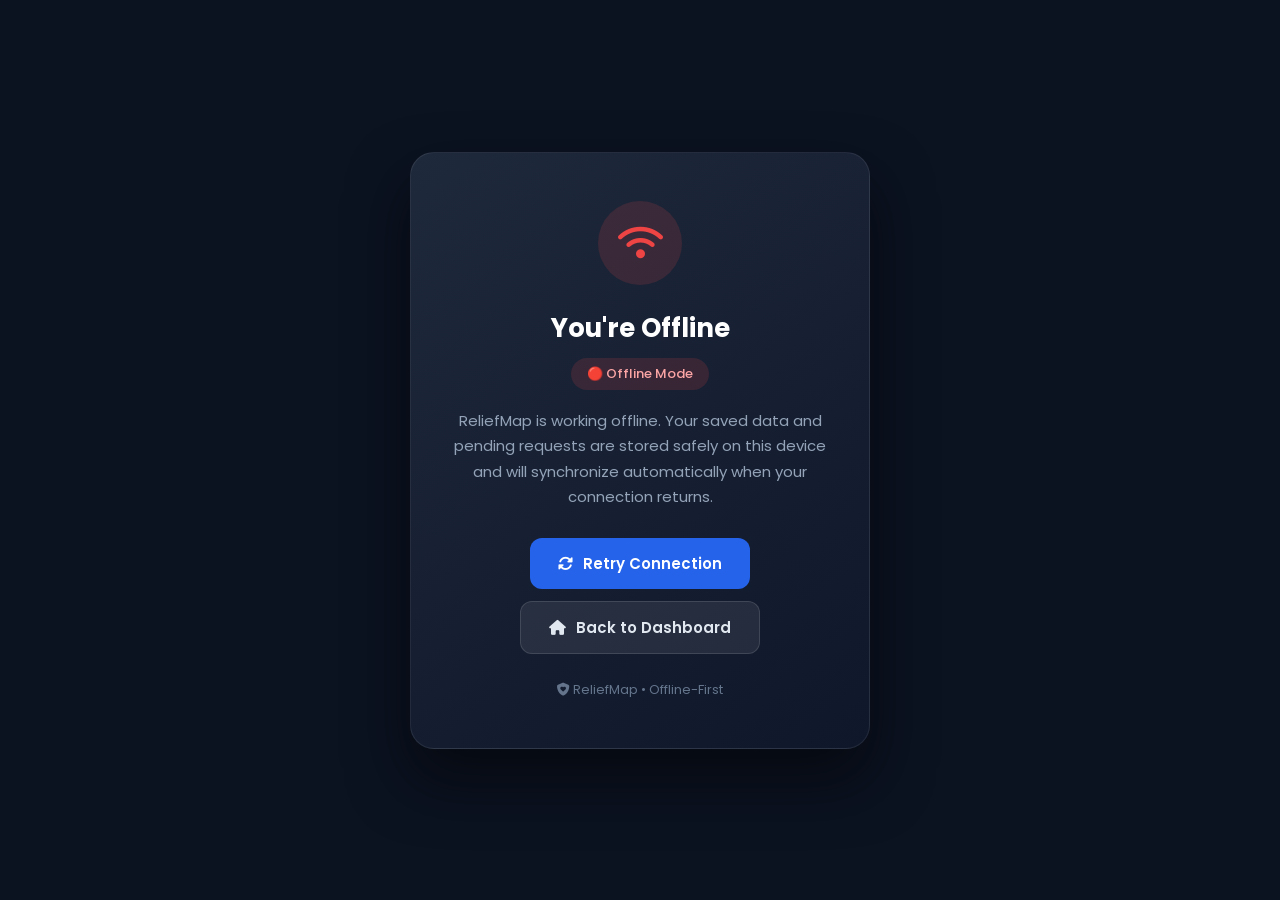
<file: offline.html>
<!DOCTYPE html>
<html lang="en">

<head>

    <meta charset="UTF-8">

    <meta http-equiv="X-UA-Compatible" content="IE=edge">

    <meta name="viewport"
          content="width=device-width, initial-scale=1.0">

    <title>Offline | ReliefMap</title>

    <!-- Google Fonts -->
    <link rel="preconnect" href="https://fonts.googleapis.com">
    <link rel="preconnect" href="https://fonts.gstatic.com" crossorigin>
    <link href="https://fonts.googleapis.com/css2?family=Poppins:wght@300;400;500;600;700;800&display=swap"
          rel="stylesheet">

    <!-- Font Awesome -->
    <link rel="stylesheet" href="https://cdnjs.cloudflare.com/ajax/libs/font-awesome/6.7.2/css/all.min.css">

    <style>
        * {
            margin: 0;
            padding: 0;
            box-sizing: border-box;
        }

        body {
            font-family: "Poppins", sans-serif;
            background: #0b1220;
            color: #ffffff;
            min-height: 100vh;
            display: flex;
            align-items: center;
            justify-content: center;
            padding: 24px;
        }

        .offline-card {
            background: linear-gradient(145deg, #1e293b, #0f172a);
            border: 1px solid rgba(255, 255, 255, 0.08);
            border-radius: 24px;
            padding: 48px 40px;
            max-width: 460px;
            width: 100%;
            text-align: center;
            box-shadow: 0 30px 60px rgba(0, 0, 0, 0.5);
        }

        .offline-icon {
            width: 84px;
            height: 84px;
            margin: 0 auto 24px;
            border-radius: 50%;
            background: rgba(239, 68, 68, 0.15);
            display: flex;
            align-items: center;
            justify-content: center;
            font-size: 36px;
            color: #ef4444;
            animation: pulse 1.6s infinite;
        }

        @keyframes pulse {
            0%, 100% { transform: scale(1); opacity: 1; }
            50% { transform: scale(1.06); opacity: 0.85; }
        }

        h1 {
            font-size: 26px;
            font-weight: 700;
            margin-bottom: 10px;
        }

        .badge {
            display: inline-block;
            background: rgba(239, 68, 68, 0.15);
            color: #fca5a5;
            padding: 6px 16px;
            border-radius: 999px;
            font-size: 13px;
            font-weight: 500;
            margin-bottom: 18px;
        }

        p {
            color: #94a3b8;
            font-size: 15px;
            line-height: 1.7;
            margin-bottom: 28px;
        }

        .btn {
            display: inline-flex;
            align-items: center;
            gap: 10px;
            background: #2563eb;
            color: #ffffff;
            border: none;
            padding: 14px 28px;
            border-radius: 12px;
            font-family: inherit;
            font-size: 15px;
            font-weight: 600;
            cursor: pointer;
            transition: background 0.2s, transform 0.2s;
        }

        .btn:hover {
            background: #1d4ed8;
            transform: translateY(-2px);
        }

        .btn.secondary {
            background: rgba(255, 255, 255, 0.08);
            color: #e2e8f0;
            border: 1px solid rgba(255, 255, 255, 0.12);
            margin-top: 12px;
        }

        .btn.secondary:hover {
            background: rgba(255, 255, 255, 0.14);
        }

        .hint {
            margin-top: 26px;
            font-size: 13px;
            color: #64748b;
        }
    </style>

</head>

    <body>

    <div class="offline-card">

        <div class="offline-icon">
            <i class="fa-solid fa-wifi"></i>
        </div>

        <h1>You're Offline</h1>

        <span class="badge">🔴 Offline Mode</span>

        <p>
            ReliefMap is working offline. Your saved data and
            pending requests are stored safely on this device and
            will synchronize automatically when your connection returns.
        </p>

        <button class="btn" onclick="location.reload()">
            <i class="fa-solid fa-rotate"></i>
            Retry Connection
        </button>

        <button class="btn secondary" onclick="goHomeOffline()">
            <i class="fa-solid fa-house"></i>
            Back to Dashboard
        </button>

        <div class="hint">
            <i class="fa-solid fa-shield-heart"></i>
            ReliefMap • Offline-First
        </div>

    </div>

    <script>
        function goHomeOffline() {
            location.href = "index.html";
        }

        // Auto retry when back online
        window.addEventListener("online", () => {
            location.href = "index.html";
        });
    </script>

</body>

</html>
</file>
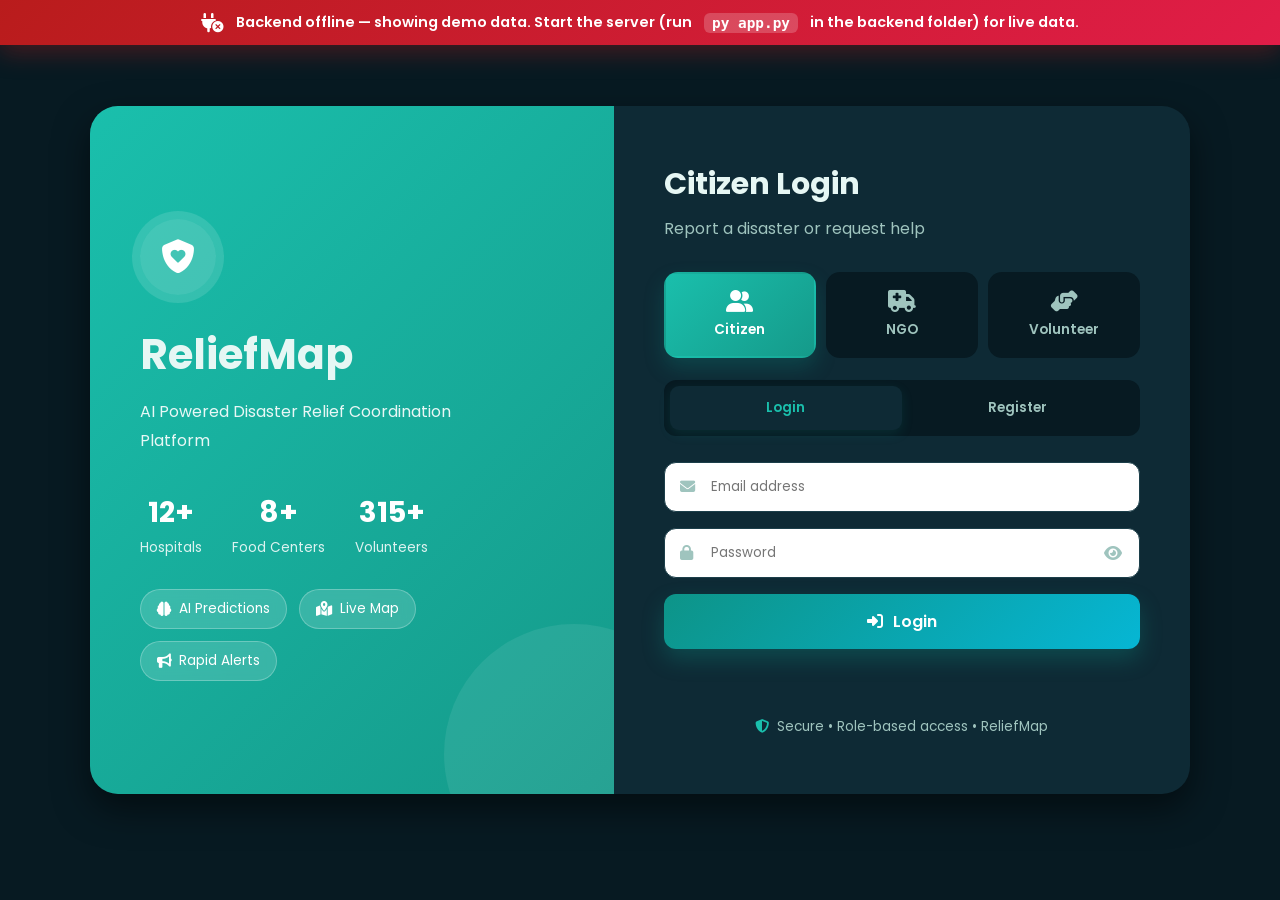
<file: profile.html>
<!DOCTYPE html>
<html lang="en">

<head>

    <meta charset="UTF-8">

    <meta http-equiv="X-UA-Compatible" content="IE=edge">

    <meta name="viewport"
          content="width=device-width, initial-scale=1.0">

    <title>Profile | ReliefMap</title>

    <!-- Google Fonts -->
    <link rel="preconnect" href="https://fonts.googleapis.com">
    <link rel="preconnect" href="https://fonts.gstatic.com" crossorigin>
    <link href="https://fonts.googleapis.com/css2?family=Poppins:wght@300;400;500;600;700;800&display=swap"
          rel="stylesheet">

    <!-- Font Awesome -->
    <link rel="stylesheet" href="https://cdnjs.cloudflare.com/ajax/libs/font-awesome/6.7.2/css/all.min.css">

<!-- CSS Files -->
    <link rel="stylesheet" href="css/main.css">
    <link rel="stylesheet" href="css/animation.css">
    <link rel="stylesheet" href="css/sidebar.css">
    <link rel="stylesheet" href="css/navbar.css">
    <link rel="stylesheet" href="css/roles.css">
    <link rel="stylesheet" href="css/profile.css">
    <link rel="stylesheet" href="css/footer.css">
    <link rel="stylesheet" href="css/responsive.css">

</head>

<body data-page="profile">

    <!-- Apply saved theme before first paint to avoid a light/dark flash -->
    <script>
        (function () {
            try {
                var raw = localStorage.getItem("relief_theme");
                var theme = raw ? JSON.parse(raw) : "dark";
                if (theme !== "light" && theme !== "dark") theme = "dark";
                document.body.classList.add(theme);
            } catch (e) {
                document.body.classList.add("dark");
            }
        })();
    </script>

    <!-- =====================================================
         PERMANENT NAVBAR (consistent relief-themed topbar)
    ====================================================== -->

    <header class="topbar" role="banner">

        <div class="nav-left">

            <button class="nb-menu-btn" id="nbMenuBtn" aria-label="Toggle sidebar" title="Toggle sidebar">
                <i class="fa-solid fa-bars" aria-hidden="true"></i>
            </button>

            <div class="nav-brand">
                <div class="nav-logo">
                    <i class="fa-solid fa-shield-heart" aria-hidden="true"></i>
                </div>
                <div class="nav-title">
                    <span class="nav-main">My Profile</span>
                    <span class="nav-welcome">ReliefMap&nbsp;<strong>Disaster Intelligence</strong></span>
                </div>
            </div>

</div>

        <div class="nav-center">
            <div class="nav-status" aria-live="polite">
                <span class="nav-status-item">
                    <span class="nav-status-icon" aria-hidden="true">🌤</span>
                    <span id="nbWeatherText">Chennai Weather</span>
                </span>
                <span class="nav-status-sep" aria-hidden="true">|</span>
                <span class="nav-status-item">
                    <span class="nav-status-icon" aria-hidden="true">📅</span>
                    <span id="nbDate">Friday, 07 Aug 2026</span>
                </span>
                <span class="nav-status-sep" aria-hidden="true">|</span>
                <span class="nav-status-item">
                    <span class="nav-status-icon" aria-hidden="true">🕒</span>
                    <span id="nbTime">09:42:35 PM</span>
                </span>
            </div>
        </div>

        <div class="nav-right">

            <button class="nb-emergency-btn" id="nbEmergencyBtn" onclick="location.href='index.html#citizen-requests'" title="Report an emergency">
                <i class="fa-solid fa-triangle-exclamation" aria-hidden="true"></i>
                <span>Report Emergency</span>
            </button>

            <div class="nb-online" id="nbOnline" title="Online status">
                <span class="nb-online-dot on" id="nbOnlineDot"></span>
                <span class="nb-online-label" id="nbOnlineLabel">Online</span>
            </div>

            <div class="nb-notif-wrap">
                <button class="nb-notif-btn" id="nbNotifBtn" title="Notifications" aria-haspopup="true" aria-expanded="false">
                    <i class="fa-solid fa-bell" aria-hidden="true"></i>
                    <span class="nb-notif-count" id="nbNotifCount">0</span>
                    <span class="sr-only">View notifications</span>
                </button>
                <div class="nb-notif-dropdown" id="nbNotifDropdown" role="menu" aria-label="Notifications">
                    <div class="nb-nf-head">
                        <span>Notifications</span>
                        <span class="nb-nf-unread" id="nbUnreadBadge">0 unread</span>
                    </div>
                    <div class="nb-nf-body" id="nbNotifBody">
                        <!-- notifications inserted by layout.js -->
                    </div>
                    <div class="nb-nf-actions">
                        <button type="button" id="nbMarkRead">Mark all as read</button>
                        <button type="button" id="nbClearAll">Clear all</button>
                    </div>
                </div>
            </div>

            <div class="nav-profile nb-profile-area">
                <button class="nb-profile" id="nbProfileBtn" title="Account" aria-haspopup="true" aria-expanded="false">
                    <span class="nb-avatar nb-avatar-icon"><i class="fa-solid fa-user" aria-hidden="true"></i></span>
                    <div class="nb-profile-info">
                        <span class="nb-name" id="nbName">User</span>
                        <span class="nb-role-badge badge-citizen" id="nbRole">Citizen</span>
                    </div>
                    <i class="fa-solid fa-chevron-down nb-caret" aria-hidden="true"></i>
                </button>
                <div class="nb-profile-dropdown" id="nbProfileDropdown" role="menu" aria-label="Profile menu">
                    <div class="nb-pd-head">
                        <span class="nb-pd-avatar"><i class="fa-solid fa-user" aria-hidden="true"></i></span>
                        <div>
                            <strong id="nbProfileName">User</strong>
                            <span class="nb-role-badge badge-citizen" id="nbProfileRole">Citizen</span>
                        </div>
                    </div>
                    <ul>
                        <li onclick="location.href='profile.html'">My Profile</li>
                        <li onclick="location.href='settings.html'">Settings</li>
                        <li onclick="showToast('Help &amp; Support — Contact the coordination team.','info')">Help</li>
                        <li class="nb-divider"></li>
                        <li class="nb-danger" onclick="layoutLogout()">Logout</li>
                    </ul>
                </div>
            </div>

        </div>

    </header>

    <main class="content" id="pageContent">

        <!-- =====================================================
             PAGE HEADER
        ====================================================== -->

        <section class="section-header">

            <div>

                <h2>

                    <i class="fa-solid fa-user"></i>

                    My Profile

                </h2>

                <p class="header-subtitle">
                    Manage your personal information and track your impact.
                </p>

            </div>

            <button class="primary-btn" onclick="document.getElementById('profileForm').scrollIntoView({behavior:'smooth'})">

                <i class="fa-solid fa-pen"></i>

                Edit Profile

            </button>

        </section>

        <!-- =====================================================
             PROFILE CONTAINER
        ====================================================== -->

        <section class="profile-container">

            <!-- Profile Card -->

<div class="profile-card animate-fade-up stagger-1">

                <div class="profile-banner">

                    <i class="fa-solid fa-shield-heart"></i>

<h2 id="profileName">ReliefMap User</h2>

                    <p id="profileRole">Administrator</p>

                </div>

                <span class="profile-avatar-icon" id="profileAvatar" role="img"
                      aria-label="Profile Avatar">
                    <i class="fa-solid fa-user"></i>
                </span>

                <p>
                    <i class="fa-regular fa-envelope"></i>

<span id="profileEmail">user@reliefmap.in</span>
                </p>

                <p>
                    <i class="fa-solid fa-phone"></i>

                    <span id="profilePhone">+91 96772 18987</span>
                </p>

                <span class="profile-verified">

                    <i class="fa-solid fa-shield-halved"></i>

                    Verified Coordinator

                </span>

                <button class="logout-btn" onclick="handleLogout()">

                    <i class="fa-solid fa-right-from-bracket"></i>

                    Logout

                </button>

            </div>

            <!-- Profile Stats -->

            <div>

                <div class="profile-stats">

<div class="stat animate-fade-up stagger-2">

                        <i class="fa-solid fa-handshake-angle"></i>

                        <h1 id="missions">0</h1>

                        <p>Missions Completed</p>

                    </div>

                    <div class="stat">

                        <i class="fa-solid fa-users"></i>

                        <h1 id="volunteers">0</h1>

                        <p>Volunteers Led</p>

                    </div>

                    <div class="stat">

                        <i class="fa-solid fa-file-lines"></i>

                        <h1 id="reports">0</h1>

                        <p>Field Reports</p>

                    </div>

                    <div class="stat">

                        <i class="fa-solid fa-bell"></i>

                        <h1 id="alerts">0</h1>

                        <p>Alerts Raised</p>

                    </div>

                </div>

                <!-- Profile Details -->

                <div class="profile-details">

                    <h3>Contact Information</h3>

                    <div class="info-row">

                        <span class="info-label">

                            <i class="fa-regular fa-envelope"></i>

                            Email

                        </span>

<span class="info-value" id="infoEmail">user@reliefmap.in</span>

                    </div>

                    <div class="info-row">

                        <span class="info-label">

                            <i class="fa-solid fa-phone"></i>

                            Phone

                        </span>

                        <span class="info-value" id="infoPhone">+91 96772 18987</span>

                    </div>

                    <div class="info-row">

                        <span class="info-label">

                            <i class="fa-solid fa-location-dot"></i>

                            Location

                        </span>

                        <span class="info-value" id="infoLocation">Chennai, Tamil Nadu, India</span>

                    </div>

                    <div class="info-row">

                        <span class="info-label">

                            <i class="fa-solid fa-id-badge"></i>

                            Role

                        </span>

                        <span class="info-value" id="infoRole">Disaster Coordinator</span>

                    </div>

                </div>

            </div>

        </section>

        <!-- =====================================================
             ACHIEVEMENTS
        ====================================================== -->

        <section class="achievement-section">

            <div class="section-header">

                <h2>

                    <i class="fa-solid fa-award"></i>

                    Achievements

                </h2>

            </div>

            <div class="achievement-grid">

                <div class="achievement">

                    <i class="fa-solid fa-medal"></i>

                    <h4>First Responder</h4>

                    <p>Completed first mission</p>

                </div>

                <div class="achievement">

                    <i class="fa-solid fa-people-group"></i>

                    <h4>Team Builder</h4>

                    <p>Led 100+ volunteers</p>

                </div>

                <div class="achievement">

                    <i class="fa-solid fa-robot"></i>

                    <h4>AI Enabled</h4>

                    <p>Used AI predictions</p>

                </div>

                <div class="achievement">

                    <i class="fa-solid fa-star"></i>

                    <h4>Top Coordinator</h4>

                    <p>Top 5% performers</p>

                </div>

            </div>

            <!-- Dynamic badges from js/profile.js -->

            <div class="badge-list" id="achievementContainer"></div>

        </section>

        <!-- =====================================================
             TIMELINE
        ====================================================== -->

        <section class="profile-timeline">

            <div class="section-header">

                <h2>

                    <i class="fa-solid fa-clock-rotate-left"></i>

                    Activity Timeline

                </h2>

            </div>

            <div class="timeline">

                <div class="timeline-event">

                    <span class="time">Today, 08:15 AM</span>

                    <h4>Rescue Mission Completed</h4>

                    <p>Led a team of 12 volunteers in North Chennai.</p>

                </div>

                <div class="timeline-event">

                    <span class="time">Yesterday, 06:40 PM</span>

                    <h4>Report Submitted</h4>

                    <p>Filed field report on shelter occupancy.</p>

                </div>

                <div class="timeline-event">

                    <span class="time">2 days ago</span>

                    <h4>Volunteer Training</h4>

                    <p>Trained 25 new volunteers on emergency response.</p>

                </div>

            </div>

        </section>

        <!-- =====================================================
             EDIT PROFILE FORM
        ====================================================== -->

        <section class="profile-form-section">

            <div class="section-header">

                <h2>

                    <i class="fa-solid fa-user-pen"></i>

                    Edit Profile

                </h2>

            </div>

            <div class="profile-form">

<form id="profileForm">

                    <div class="form-group">

                        <label>Full Name</label>

<input type="text" id="editName" value="ReliefMap User">

                    </div>

                    <div class="form-group">

                        <label>Email</label>

<input type="email" id="editEmail" value="user@reliefmap.in">

                    </div>

                    <div class="form-group">

                        <label>Phone</label>

                        <input type="tel" id="editPhone" value="+91 96772 18987">

                    </div>

                    <div class="form-group">

                        <label>Profile Photo</label>

                        <input type="file" id="avatarInput" accept="image/*">

                    </div>

                    <button type="submit" class="primary-btn">

                        <i class="fa-solid fa-floppy-disk"></i>

                        Save Changes

                    </button>

                </form>

            </div>

        </section>

    </main>

    <!-- Shared Scripts -->
    <script src="js/config.js"></script>
    <script src="js/utils.js"></script>
    <script src="js/api.js"></script>
    <script src="js/auth.js"></script>
    <script src="js/roles.js"></script>
    <script src="js/layout.js?v=1.1.1"></script>
    <script src="js/weather.js"></script>

    <!-- Page Scripts -->
    <script src="js/profile.js"></script>

</body>

</html>
</file>
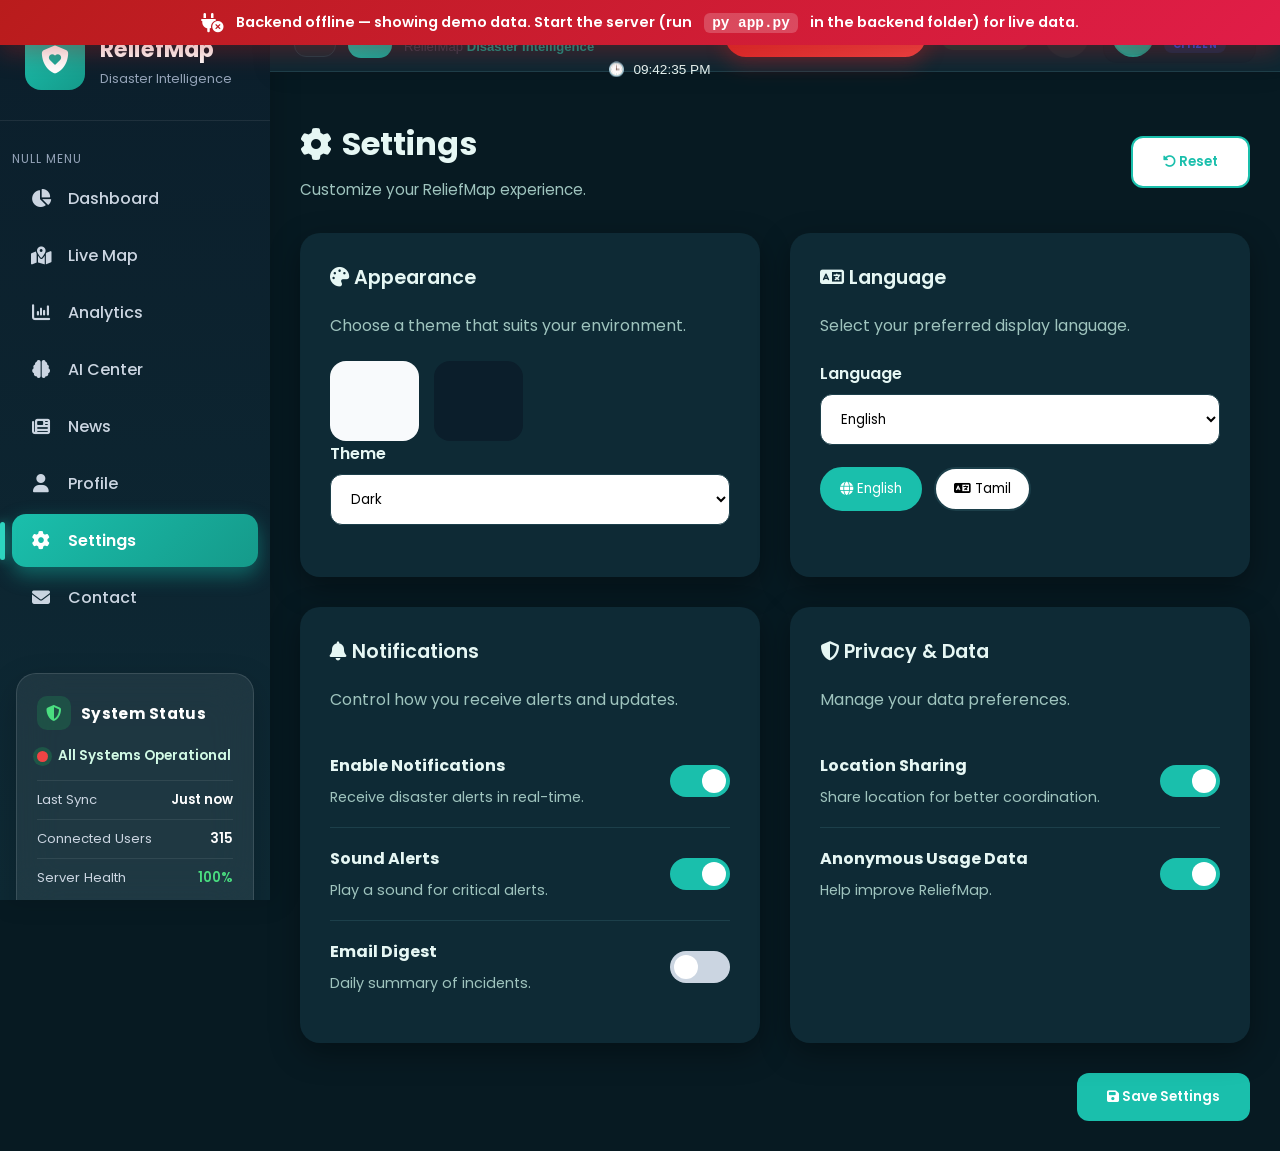
<file: settings.html>
<!DOCTYPE html>
<html lang="en">

<head>

    <meta charset="UTF-8">

    <meta http-equiv="X-UA-Compatible" content="IE=edge">

    <meta name="viewport"
          content="width=device-width, initial-scale=1.0">

    <title>Settings | ReliefMap</title>

    <!-- Google Fonts -->
    <link rel="preconnect" href="https://fonts.googleapis.com">
    <link rel="preconnect" href="https://fonts.gstatic.com" crossorigin>
    <link href="https://fonts.googleapis.com/css2?family=Poppins:wght@300;400;500;600;700;800&display=swap"
          rel="stylesheet">

    <!-- Font Awesome -->
    <link rel="stylesheet" href="https://cdnjs.cloudflare.com/ajax/libs/font-awesome/6.7.2/css/all.min.css">

    <!-- CSS Files -->
    <link rel="stylesheet" href="css/main.css">
    <link rel="stylesheet" href="css/sidebar.css">
    <link rel="stylesheet" href="css/navbar.css">
    <link rel="stylesheet" href="css/roles.css">
    <link rel="stylesheet" href="css/settings.css">
    <link rel="stylesheet" href="css/footer.css">
    <link rel="stylesheet" href="css/responsive.css">

</head>

<body data-page="settings">

    <!-- Apply saved theme before first paint to avoid a light/dark flash -->
    <script>
        (function () {
            try {
                var raw = localStorage.getItem("relief_theme");
                var theme = raw ? JSON.parse(raw) : "dark";
                if (theme !== "light" && theme !== "dark") theme = "dark";
                document.body.classList.add(theme);
            } catch (e) {
                document.body.classList.add("dark");
            }
        })();
    </script>

    <!-- =====================================================
         PERMANENT NAVBAR (consistent relief-themed topbar)
    ====================================================== -->

    <header class="topbar" role="banner">

        <div class="nav-left">

            <button class="nb-menu-btn" id="nbMenuBtn" aria-label="Toggle sidebar" title="Toggle sidebar">
                <i class="fa-solid fa-bars" aria-hidden="true"></i>
            </button>

            <div class="nav-brand">
                <div class="nav-logo">
                    <i class="fa-solid fa-shield-heart" aria-hidden="true"></i>
                </div>
                <div class="nav-title">
                    <span class="nav-main">Settings</span>
                    <span class="nav-welcome">ReliefMap&nbsp;<strong>Disaster Intelligence</strong></span>
                </div>
            </div>

</div>

        <div class="nav-center">
            <div class="nav-status" aria-live="polite">
                <span class="nav-status-item">
                    <span class="nav-status-icon" aria-hidden="true">🌤</span>
                    <span id="nbWeatherText">Chennai Weather</span>
                </span>
                <span class="nav-status-sep" aria-hidden="true">|</span>
                <span class="nav-status-item">
                    <span class="nav-status-icon" aria-hidden="true">📅</span>
                    <span id="nbDate">Friday, 07 Aug 2026</span>
                </span>
                <span class="nav-status-sep" aria-hidden="true">|</span>
                <span class="nav-status-item">
                    <span class="nav-status-icon" aria-hidden="true">🕒</span>
                    <span id="nbTime">09:42:35 PM</span>
                </span>
            </div>
        </div>

        <div class="nav-right">

            <button class="nb-emergency-btn" id="nbEmergencyBtn" onclick="location.href='index.html#citizen-requests'" title="Report an emergency">
                <i class="fa-solid fa-triangle-exclamation" aria-hidden="true"></i>
                <span>Report Emergency</span>
            </button>

            <div class="nb-online" id="nbOnline" title="Online status">
                <span class="nb-online-dot on" id="nbOnlineDot"></span>
                <span class="nb-online-label" id="nbOnlineLabel">Online</span>
            </div>

            <div class="nb-notif-wrap">
                <button class="nb-notif-btn" id="nbNotifBtn" title="Notifications" aria-haspopup="true" aria-expanded="false">
                    <i class="fa-solid fa-bell" aria-hidden="true"></i>
                    <span class="nb-notif-count" id="nbNotifCount">0</span>
                    <span class="sr-only">View notifications</span>
                </button>
                <div class="nb-notif-dropdown" id="nbNotifDropdown" role="menu" aria-label="Notifications">
                    <div class="nb-nf-head">
                        <span>Notifications</span>
                        <span class="nb-nf-unread" id="nbUnreadBadge">0 unread</span>
                    </div>
                    <div class="nb-nf-body" id="nbNotifBody">
                        <!-- notifications inserted by layout.js -->
                    </div>
                    <div class="nb-nf-actions">
                        <button type="button" id="nbMarkRead">Mark all as read</button>
                        <button type="button" id="nbClearAll">Clear all</button>
                    </div>
                </div>
            </div>

            <div class="nav-profile nb-profile-area">
                <button class="nb-profile" id="nbProfileBtn" title="Account" aria-haspopup="true" aria-expanded="false">
                    <span class="nb-avatar nb-avatar-icon"><i class="fa-solid fa-user" aria-hidden="true"></i></span>
                    <div class="nb-profile-info">
                        <span class="nb-name" id="nbName">User</span>
                        <span class="nb-role-badge badge-citizen" id="nbRole">Citizen</span>
                    </div>
                    <i class="fa-solid fa-chevron-down nb-caret" aria-hidden="true"></i>
                </button>
                <div class="nb-profile-dropdown" id="nbProfileDropdown" role="menu" aria-label="Profile menu">
                    <div class="nb-pd-head">
                        <span class="nb-pd-avatar"><i class="fa-solid fa-user" aria-hidden="true"></i></span>
                        <div>
                            <strong id="nbProfileName">User</strong>
                            <span class="nb-role-badge badge-citizen" id="nbProfileRole">Citizen</span>
                        </div>
                    </div>
                    <ul>
                        <li onclick="location.href='profile.html'">My Profile</li>
                        <li onclick="location.href='settings.html'">Settings</li>
                        <li onclick="showToast('Help &amp; Support — Contact the coordination team.','info')">Help</li>
                        <li class="nb-divider"></li>
                        <li class="nb-danger" onclick="layoutLogout()">Logout</li>
                    </ul>
                </div>
            </div>

        </div>

    </header>

    <main class="content" id="pageContent">

        <!-- =====================================================
             PAGE HEADER
        ====================================================== -->

        <section class="section-header">

            <div>

                <h2>

                    <i class="fa-solid fa-gear"></i>

                    Settings

                </h2>

                <p class="header-subtitle">
                    Customize your ReliefMap experience.
                </p>

            </div>

            <button class="secondary-btn" id="resetSettings">

                <i class="fa-solid fa-rotate-left"></i>

                Reset

            </button>

        </section>

        <!-- =====================================================
             SETTINGS GRID
        ====================================================== -->

<form id="settingsForm" class="settings-grid">

            <!-- Theme Settings -->

            <div class="setting-card">

                <h3>

                    <i class="fa-solid fa-palette"></i>

                    Appearance

                </h3>

                <p>Choose a theme that suits your environment.</p>

                <div class="theme-grid">

                    <div class="theme-box theme-light" data-theme="light" title="Light"></div>

                    <div class="theme-box theme-dark" data-theme="dark" title="Dark"></div>

                </div>

                <div class="form-group">

                    <label for="theme">Theme</label>

                    <select id="theme">

                        <option value="light">Light</option>

                        <option value="dark">Dark</option>

                    </select>

                </div>

            </div>

            <!-- Language Settings -->

            <div class="setting-card">

                <h3>

                    <i class="fa-solid fa-language"></i>

                    Language

                </h3>

                <p>Select your preferred display language.</p>

                <div class="form-group">

                    <label for="language">Language</label>

                    <select id="language">

                        <option value="English">English</option>

                        <option value="Tamil">Tamil</option>

                    </select>

                </div>

                <div class="language-list">

                    <button type="button" class="language-btn active" data-lang="English">

                        <i class="fa-solid fa-globe"></i>

                        English

                    </button>

                    <button type="button" class="language-btn" data-lang="Tamil">

                        <i class="fa-solid fa-language"></i>

                        Tamil

                    </button>

                </div>

            </div>

            <!-- Notification Settings -->

            <div class="setting-card">

                <h3>

                    <i class="fa-solid fa-bell"></i>

                    Notifications

                </h3>

                <p>Control how you receive alerts and updates.</p>

                <div class="settings-list">

                    <div class="settings-item">

                        <div>

                            <h4>Enable Notifications</h4>

                            <span>Receive disaster alerts in real-time.</span>

                        </div>

                        <label class="switch">

                            <input type="checkbox" id="notifications" checked>

                            <span class="slider"></span>

                        </label>

                    </div>

                    <div class="settings-item">

                        <div>

                            <h4>Sound Alerts</h4>

                            <span>Play a sound for critical alerts.</span>

                        </div>

                        <label class="switch">

                            <input type="checkbox" checked>

                            <span class="slider"></span>

                        </label>

                    </div>

                    <div class="settings-item">

                        <div>

                            <h4>Email Digest</h4>

                            <span>Daily summary of incidents.</span>

                        </div>

                        <label class="switch">

                            <input type="checkbox">

                            <span class="slider"></span>

                        </label>

                    </div>

                </div>

            </div>

            <!-- Data & Privacy -->

            <div class="setting-card">

                <h3>

                    <i class="fa-solid fa-shield-halved"></i>

                    Privacy &amp; Data

                </h3>

                <p>Manage your data preferences.</p>

                <div class="settings-list">

                    <div class="settings-item">

                        <div>

                            <h4>Location Sharing</h4>

                            <span>Share location for better coordination.</span>

                        </div>

                        <label class="switch">

                            <input type="checkbox" checked>

                            <span class="slider"></span>

                        </label>

                    </div>

                    <div class="settings-item">

                        <div>

                            <h4>Anonymous Usage Data</h4>

                            <span>Help improve ReliefMap.</span>

                        </div>

                        <label class="switch">

                            <input type="checkbox" checked>

                            <span class="slider"></span>

                        </label>

                    </div>

                </div>

            </div>

        </form>

        <!-- Save Settings -->

        <div class="save-settings">

            <button type="submit" form="settingsForm" class="primary-btn" id="saveSettings">

                <i class="fa-solid fa-floppy-disk"></i>

                Save Settings

            </button>

        </div>

    </main>

    <!-- Shared Scripts -->
    <script src="js/config.js"></script>
    <script src="js/utils.js"></script>
    <script src="js/api.js"></script>
    <script src="js/roles.js"></script>
    <script src="js/layout.js?v=1.1.1"></script>
    <script src="js/weather.js"></script>

    <!-- Page Scripts -->
    <script src="js/settings.js"></script>

</body>

</html>
</file>
<file: css/main.css>
/* ===========================================================
   ReliefMap
   Main Stylesheet
   Part 1
   Author : Vigneshan S
   Year : 2026
=========================================================== */

/* ===========================================================
   GOOGLE FONT
=========================================================== */

@import url('https://fonts.googleapis.com/css2?family=Poppins:wght@300;400;500;600;700;800&display=swap');

/* ===========================================================
   ROOT VARIABLES
=========================================================== */

:root{

/* Primary — Teal / Emerald relief palette */

    --primary:#1ABFAC;
    --primary-hover:#159A8A;
    --primary-dark:#159A8A;
    --primary-light:#DDF8F5;
    --accent:#1ABFAC;
    --accent-2:#10b981;

    /* Gradient */

    --gradient:linear-gradient(135deg,#1ABFAC 0%,#159A8A 100%);
    --gradient-warm:linear-gradient(135deg,#0F766E,#159A8A);

    /* Status */

    --success:#16a34a;
    --warning:#f59e0b;
    --danger:#e11d48;
    --info:#14B8A6;

    /* Background — clean light workspace */

    --bg:#f8fafc;
    --card:#ffffff;
    --sidebar:#0F172A;
    --navbar:#0F172A;

    /* Text */

    --text:#111827;
    --text-light:#475569;
    --white:#ffffff;

    /* Border */

    --border:#e2e8f0;

    /* Radius */

    --radius:18px;

    /* Shadow */

    --shadow:

        0 10px 30px rgba(20,184,166,.10);

    --shadow-hover:

        0 15px 35px rgba(20,184,166,.18);

    /* Animation */

    --transition:.35s ease;

}

/* ===========================================================
   DARK MODE
=========================================================== */

body.dark,
body.dark.role-citizen,
body.dark.role-ngo,
body.dark.role-volunteer,
body.dark.role-admin{

    --bg:#071a22;

    --card:#0e2a35;

    --navbar:#0b1e2b;

    --text:#e6f7f4;

    --text-light:#9fc4be;

    --border:#1c3f4a;

    --shadow:

        0 10px 30px rgba(0,0,0,.35);

    --shadow-hover:

        0 15px 35px rgba(0,0,0,.5);

}

/* ===========================================================
   RESET
=========================================================== */

*{

    margin:0;

    padding:0;

    box-sizing:border-box;

}

/* ===========================================================
   HTML
=========================================================== */

html{

    scroll-behavior:smooth;

}

/* ===========================================================
   BODY
=========================================================== */

body{

    font-family:"Poppins",sans-serif;

    background:var(--bg);

    color:var(--text);

    overflow-x:hidden;

    transition:background .4s;

}

/* ===========================================================
   LINKS
=========================================================== */

a{

    text-decoration:none;

    color:inherit;

}

/* ===========================================================
   IMAGES
=========================================================== */

img{

    width:100%;

    display:block;

}

/* ===========================================================
   BUTTONS
=========================================================== */

button{

    font-family:"Poppins";

    cursor:pointer;

    border:none;

    transition:var(--transition);

}

/* ===========================================================
   INPUT
=========================================================== */

input,

textarea,

select{

    font-family:"Poppins";

}

/* ===========================================================
   LIST
=========================================================== */

ul{

    list-style:none;

}

/* ===========================================================
   APP LAYOUT
=========================================================== */

.app{

    display:flex;

    min-height:100vh;

}

/* ===========================================================
   MAIN CONTENT
=========================================================== */

.content{

    margin-left:270px;

    padding:120px 30px 30px;

}

/* ===========================================================
   SECTION
=========================================================== */

section{

    margin-bottom:40px;

}

/* ===========================================================
   HEADINGS
=========================================================== */

h1{

    font-size:3rem;

    font-weight:700;

    color:var(--text);

}

h2{

    font-size:2rem;

    font-weight:700;

    color:var(--text);

}

h3{

    font-size:1.2rem;

    font-weight:600;

    color:var(--text);

}

p{

    line-height:1.8;

    color:var(--text-light);

}

/* ===========================================================
   SECTION HEADER
=========================================================== */

.section-header{

    display:flex;

    justify-content:space-between;

    align-items:center;

    margin-bottom:25px;

}

.section-header h2{

    display:flex;

    gap:10px;

    align-items:center;

}

/* ===========================================================
   CARDS
=========================================================== */

.card,

.map-card,

.chart-card,

.news-card,

.ai-card,

.profile-card,

.setting-card,

.weather-card{

    background:var(--card);

    border-radius:var(--radius);

    box-shadow:var(--shadow);

    transition:var(--transition);

}

.card:hover,

.map-card:hover,

.chart-card:hover,

.news-card:hover,

.ai-card:hover,

.profile-card:hover,

.setting-card:hover,

.weather-card:hover{

    transform:translateY(-6px);

    box-shadow:var(--shadow-hover);

}

/* ===========================================================
   BUTTONS
=========================================================== */

.primary-btn{

    background:var(--primary);

    color:white;

    padding:14px 30px;

    border-radius:12px;

    font-weight:600;

}

.primary-btn:hover{

    background:var(--primary-dark);

}

.secondary-btn{

    background:white;

    color:var(--primary);

    border:2px solid var(--primary);

    padding:14px 30px;

    border-radius:12px;

    font-weight:600;

}

.secondary-btn:hover{

    background:var(--primary);

    color:white;

}

/* ===========================================================
   SCROLLBAR
=========================================================== */

::-webkit-scrollbar{

    width:10px;

}

::-webkit-scrollbar-thumb{

    background:var(--primary);

    border-radius:50px;

}

::-webkit-scrollbar-track{

    background:#CCFBF1;

}

/* ===========================================================
   SELECTION
=========================================================== */

::selection{

    background:var(--primary);

    color:white;

}
/* ===========================================================
   PAGE LOADER
=========================================================== */

#loader{

    position:fixed;

    inset:0;

    background:var(--sidebar);

    display:flex;

    justify-content:center;

    align-items:center;

    z-index:99999;

}

.loader-content{

    text-align:center;

}

.loader-logo{

    width:100px;

    height:100px;

    border-radius:50%;

    display:flex;

    justify-content:center;

    align-items:center;

    margin:auto;

background:var(--gradient);

    color:white;

    font-size:42px;

    animation:rotateLogo 2s linear infinite;

}

.loader-content h1{

    color:white;

    margin-top:25px;

}

.loader-content p{

    color:#cbd5e1;

    margin:10px 0 25px;

}

.loader-bar{

    width:260px;

    height:8px;

    border-radius:20px;

background:#1c3f4a;

    overflow:hidden;

}

.loader-progress{

    width:0;

    height:100%;

background:var(--gradient);

    animation:loading 2.5s infinite;

}

/* ===========================================================
   HERO
=========================================================== */

.hero{

    display:flex;

    align-items:center;

    margin-top:20px;

}

.hero-left h1{

    margin:20px 0;

    line-height:1.2;

}

.hero-left p{

    max-width:650px;

    margin-bottom:35px;

}

.hero-buttons{

    display:flex;

    gap:15px;

    flex-wrap:wrap;

}

.hero-right{

    display:flex;

    justify-content:center;

}

.hero-right img{

    max-width:520px;

    animation:floatImage 4s ease-in-out infinite;

}

/* ===========================================================
   HERO VIDEO BACKGROUND
=========================================================== */

.hero{

    position:relative;

    overflow:hidden;

    border-radius:24px;

    background:var(--sidebar);

    min-height:520px;

    align-items:center;

    padding:60px 60px;

}

.hero-video{

    position:absolute;

    top:0;

    left:0;

    width:100%;

    height:100%;

    object-fit:cover;

    z-index:1;

}

.hero-overlay{

    position:absolute;

    inset:0;

    background:linear-gradient(

        90deg,

        rgba(7,26,34,.85) 0%,

        rgba(7,26,34,.55) 45%,

        rgba(7,26,34,.25) 100%

    );

    z-index:2;

}

.hero-content{

    position:relative;

    z-index:3;

    max-width:720px;

}

.hero .hero-content .hero-left h1{

    color:#ffffff;

    text-shadow:0 4px 20px rgba(0,0,0,.5);

}

.hero .hero-content .hero-left p{

    color:#d7f2ee;

    text-shadow:0 2px 10px rgba(0,0,0,.4);

}

.hero .live{

    background:rgba(20,184,166,.25);

    border:1px solid rgba(45,212,191,.5);

    color:#5eead4;

    backdrop-filter:blur(6px);

}

.hero .primary-btn{

    background:var(--gradient);

    box-shadow:0 10px 25px rgba(20,184,166,.4);

}

.hero .secondary-btn{

    background:rgba(255,255,255,.12);

    border-color:rgba(255,255,255,.5);

    color:#ffffff;

    backdrop-filter:blur(6px);

}

.hero .secondary-btn:hover{

    background:var(--primary);

    border-color:var(--primary);

    color:white;

}

/* ===========================================================
   LIVE BADGE
=========================================================== */

.live{

    display:inline-flex;

    align-items:center;

    gap:8px;

    padding:10px 18px;

    background:#dcfce7;

    color:var(--success);

    border-radius:50px;

    font-weight:600;

    font-size:.9rem;

}

/* ===========================================================
   ALERT BAR
=========================================================== */

.alert-bar{

    margin-top:35px;

    display:flex;

    align-items:center;

    gap:15px;

    background:#fee2e2;

    color:#b91c1c;

    padding:15px 25px;

    border-radius:14px;

    font-weight:600;

}

.alert-bar i{

    font-size:22px;

}

/* ===========================================================
   DASHBOARD GRID
=========================================================== */

.dashboard-cards{

    display:grid;

    grid-template-columns:repeat(4,1fr);

    gap:25px;

    margin-top:40px;

}

/* ===========================================================
   KPI CARD
=========================================================== */

.dashboard-cards .card{

    padding:28px;

    display:flex;

    justify-content:space-between;

    align-items:center;

    position:relative;

    overflow:hidden;

}

.dashboard-cards .card::before{

    content:"";

    position:absolute;

    width:120px;

    height:120px;

    border-radius:50%;

    right:-45px;

    top:-45px;

    opacity:.12;

}

.dashboard-cards .hospital::before{

    background:#0d9488;

}

.dashboard-cards .food::before{

    background:#f59e0b;

}

.dashboard-cards .shelter::before{

    background:#16a34a;

}

.dashboard-cards .volunteer::before{

    background:#14B8A6;

}

.dashboard-cards span{

    color:var(--text-light);

    font-size:.95rem;

}

.dashboard-cards h2{

    margin-top:10px;

    font-size:2.2rem;

}

.dashboard-cards i{

    font-size:45px;

    opacity:.8;

}

/* ===========================================================
   STATUS COLORS
=========================================================== */

.hospital{

    border-left:6px solid #0d9488;

}

.food{

    border-left:6px solid #f59e0b;

}

.shelter{

    border-left:6px solid #16a34a;

}

.volunteer{

    border-left:6px solid #14B8A6;

}

/* ===========================================================
   PROGRESS BAR
=========================================================== */

.progress{

    width:100%;

    height:12px;

    background:#e5e7eb;

    border-radius:50px;

    overflow:hidden;

    margin:12px 0;

}

.progress-fill{

    height:100%;

    border-radius:50px;

background:linear-gradient(

        90deg,

        var(--primary),

        var(--accent)

    );

    animation:progressMove 2s ease;

}

/* ===========================================================
   BADGES
=========================================================== */

.badge{

    display:inline-flex;

    align-items:center;

    justify-content:center;

    min-width:22px;

    height:22px;

    padding:0 8px;

    border-radius:50px;

    background:var(--danger);

    color:white;

    font-size:.75rem;

    font-weight:600;

}

/* ===========================================================
   AI STATUS
=========================================================== */

.ai-status{

    padding:8px 16px;

    border-radius:50px;

    background:#dcfce7;

    color:var(--success);

    font-weight:600;

}

/* ===========================================================
   UTILITY CLASSES
=========================================================== */

.text-center{

    text-align:center;

}

.mt-20{

    margin-top:20px;

}

.mt-30{

    margin-top:30px;

}

.mb-20{

    margin-bottom:20px;

}

.mb-30{

    margin-bottom:30px;

}

.hidden{

    display:none !important;

}

.flex{

    display:flex;

}

.grid{

    display:grid;

}
/* ===========================================================
   MAP GRID
=========================================================== */

.map-grid{

    display:grid;

    grid-template-columns:2fr 1fr;

    gap:25px;

    margin-top:40px;

}

.map-card{

    padding:25px;

}

#mapContainer{

    width:100%;

    height:550px;

    border-radius:18px;

    overflow:hidden;

    margin-top:20px;

    border:2px solid var(--border);

}

/* ===========================================================
   WEATHER CARD
=========================================================== */

.weather-card{

    padding:25px;

}

.weather-main{

    display:flex;

    align-items:center;

    gap:20px;

    margin:30px 0;

}

.temperature{

    font-size:4rem;

    font-weight:700;

    color:var(--primary);

}

.weather-main h3{

    font-size:1.5rem;

}

.weather-stats{

    display:grid;

    grid-template-columns:repeat(2,1fr);

    gap:20px;

}

.weather-stats div{

    background:#f8fafc;

    border-radius:14px;

    padding:18px;

}

.weather-stats span{

    display:block;

    color:var(--text-light);

    font-size:.85rem;

    margin-bottom:8px;

}

.weather-stats strong{

    font-size:1.2rem;

}

/* ===========================================================
   AI CENTER
=========================================================== */

.ai-center{

    margin-top:40px;

}

.ai-grid{

    display:grid;

    grid-template-columns:repeat(4,1fr);

    gap:25px;

}

.ai-card{

    padding:30px;

    text-align:center;

    position:relative;

}

.ai-card i{

    font-size:42px;

    color:var(--primary);

    margin-bottom:20px;

}

.ai-card h1{

    margin:15px 0;

    font-size:3rem;

    color:var(--text);

}

.ai-card p{

    margin-top:12px;

}

/* ===========================================================
   RESOURCE GRID
=========================================================== */

.resource-grid{

    display:grid;

    grid-template-columns:repeat(4,1fr);

    gap:20px;

    margin-top:25px;

}

.resource-card{

    background:var(--card);

    padding:25px;

    border-radius:var(--radius);

    box-shadow:var(--shadow);

}

.resource-card span{

    font-weight:600;

    color:var(--primary);

}

/* ===========================================================
   ANALYTICS
=========================================================== */

.analytics{

    margin-top:45px;

}

.chart-grid{

    display:grid;

    grid-template-columns:repeat(2,1fr);

    gap:25px;

    margin-bottom:25px;

}

.chart-card{

    padding:25px;

}

.chart-card canvas{

    width:100% !important;

    height:350px !important;

}

/* ===========================================================
   NEWS
=========================================================== */

.news-grid{

    display:grid;

    grid-template-columns:repeat(3,1fr);

    gap:25px;

}

.news-card{

    overflow:hidden;

}

.news-card img{

    height:220px;

    object-fit:cover;

}

.news-content{

    padding:25px;

}

.news-content h3{

    margin:18px 0 10px;

}

.news-content small{

    display:block;

    margin-top:20px;

    color:var(--text-light);

}

/* ===========================================================
   NEWS TAGS
=========================================================== */

.news-tag{

    display:inline-block;

    padding:8px 14px;

    border-radius:30px;

    color:white;

    font-size:.8rem;

    font-weight:600;

}

.news-tag.flood{

    background:#0d9488;

}

.news-tag.medical{

    background:#e11d48;

}

.news-tag.food{

    background:#16a34a;

}

/* ===========================================================
   GLASS EFFECT
=========================================================== */

.glass{

    background:rgba(255,255,255,.15);

    backdrop-filter:blur(18px);

    border:1px solid rgba(255,255,255,.25);

}

/* ===========================================================
   FADE ANIMATION
=========================================================== */

.fade-up{

    animation:fadeUp .8s ease forwards;

}

.fade-left{

    animation:fadeLeft .8s ease forwards;

}

.fade-right{

    animation:fadeRight .8s ease forwards;

}
/* ===========================================================
   TIMELINE
=========================================================== */

.timeline{

    position:relative;

    margin-top:25px;

    padding-left:40px;

}

.timeline::before{

    content:"";

    position:absolute;

    left:10px;

    top:0;

    bottom:0;

    width:4px;

    background:var(--primary);

    border-radius:20px;

}

.timeline-item{

    position:relative;

    background:var(--card);

    margin-bottom:25px;

    padding:20px 25px;

    border-radius:var(--radius);

    box-shadow:var(--shadow);

}

.timeline-item::before{

    content:"";

    position:absolute;

    left:-38px;

    top:28px;

    width:18px;

    height:18px;

    border-radius:50%;

    background:var(--primary);

    border:4px solid white;

}

.timeline-item.completed::before{

    background:var(--success);

}

.timeline-item.warning::before{

    background:var(--warning);

}

.timeline-item.active::before{

    background:var(--danger);

}

.timeline .time{

    font-size:.85rem;

    color:var(--text-light);

    display:block;

    margin-bottom:8px;

}

/* ===========================================================
   ACTIVITY FEED
=========================================================== */

.activity-list{

    background:var(--card);

    border-radius:var(--radius);

    box-shadow:var(--shadow);

    overflow:hidden;

}

.activity-list li{

    display:flex;

    justify-content:space-between;

    align-items:center;

    padding:18px 25px;

    border-bottom:1px solid var(--border);

    transition:var(--transition);

}

.activity-list li:last-child{

    border-bottom:none;

}

.activity-list li:hover{

    background:#f8fafc;

}

.activity-list i{

    color:var(--primary);

    margin-right:12px;

}

.activity-list span{

    color:var(--text-light);

    font-size:.85rem;

}

/* ===========================================================
   NOTIFICATIONS
=========================================================== */

.notification-grid{

    display:grid;

    grid-template-columns:repeat(3,1fr);

    gap:20px;

}

.notification-card{

    padding:22px;

    border-radius:var(--radius);

    color:white;

    box-shadow:var(--shadow);

}

.notification-card h4{

    margin-bottom:12px;

}

.notification-card.critical{

    background:#dc2626;

}

.notification-card.warning{

    background:#f59e0b;

}

.notification-card.success{

    background:#16a34a;

}

/* ===========================================================
   TABLE
=========================================================== */

table{

    width:100%;

    border-collapse:collapse;

    background:var(--card);

    border-radius:var(--radius);

    overflow:hidden;

    box-shadow:var(--shadow);

}

thead{

    background:var(--primary);

    color:white;

}

th{

    padding:18px;

    text-align:left;

}

td{

    padding:18px;

    border-bottom:1px solid var(--border);

}

tbody tr:hover{

    background:#f8fafc;

}

/* ===========================================================
   FORMS
=========================================================== */

form{

    display:grid;

    gap:18px;

}

input,

textarea,

select{

    width:100%;

    padding:14px 16px;

    border:1px solid var(--border);

    border-radius:12px;

    outline:none;

    transition:var(--transition);

    background:white;

}

textarea{

    resize:vertical;

    min-height:130px;

}

input:focus,

textarea:focus,

select:focus{

    border-color:var(--primary);

    box-shadow:0 0 0 4px rgba(20,184,166,.15);

}

/* ===========================================================
   FOOTER BASE
=========================================================== */

footer{

    margin-top:70px;

    padding:40px;

    text-align:center;

    background:var(--sidebar);

    color:white;

}

.footer-content p{

    color:#cbd5e1;

    margin:12px 0;

}

.social{

    display:flex;

    justify-content:center;

    gap:18px;

    margin:20px 0;

}

.social i{

    width:45px;

    height:45px;

    display:flex;

    justify-content:center;

    align-items:center;

    border-radius:50%;

    background:rgba(255,255,255,.12);

    cursor:pointer;

    transition:var(--transition);

}

.social i:hover{

    background:var(--primary);

    transform:translateY(-5px);

}

/* ===========================================================
   BACKEND OFFLINE BANNER
=========================================================== */

.backend-banner{

    position:fixed;

    top:0;

    left:0;

    right:0;

    z-index:2000;

    display:flex;

    align-items:center;

    justify-content:center;

    gap:12px;

    padding:12px 20px;

    background:linear-gradient(135deg,#b91c1c,#e11d48);

    color:white;

    font-weight:600;

    font-size:.9rem;

    box-shadow:0 8px 25px rgba(185,28,28,.35);

}

.backend-banner i{

    font-size:20px;

}

.backend-banner code{

    background:rgba(255,255,255,.2);

    padding:2px 8px;

    border-radius:6px;

}

/* ===========================================================
   SCROLL TOP BUTTON
=========================================================== */

#scrollTopBtn{

    position:fixed;

    right:25px;

    bottom:25px;

    width:55px;

    height:55px;

    border:none;

    border-radius:50%;

    background:var(--primary);

    color:white;

    font-size:22px;

    cursor:pointer;

    display:none;

    z-index:999;

    box-shadow:var(--shadow);

    transition:var(--transition);

}


/* ===========================================================
   KEYFRAMES
=========================================================== */

@keyframes loading{

    0%{

        width:0;

    }

    100%{

        width:100%;

    }

}

@keyframes rotateLogo{

    from{

        transform:rotate(0deg);

    }

    to{

        transform:rotate(360deg);

    }

}

@keyframes floatImage{

    0%,100%{

        transform:translateY(0);

    }

    50%{

        transform:translateY(-15px);

    }

}

@keyframes progressMove{

    from{

        width:0;

    }

}

@keyframes pulseDot{

    0%,100%{

        opacity:1;

        transform:scale(1);

    }

    50%{

        opacity:.55;

        transform:scale(.8);

    }

}

@keyframes fadeUp{

    from{

        opacity:0;

        transform:translateY(40px);

    }

    to{

        opacity:1;

        transform:translateY(0);

    }

}

@keyframes fadeLeft{

    from{

        opacity:0;

        transform:translateX(-40px);

    }

    to{

        opacity:1;

        transform:translateX(0);

    }

}

@keyframes fadeRight{

    from{

        opacity:0;

        transform:translateX(40px);

    }

    to{

        opacity:1;

        transform:translateX(0);

    }

}

/* ===========================================================
   HEADER SUBTITLE
=========================================================== */

.header-subtitle{

    color:var(--text-light);

    font-size:.95rem;

    margin-top:8px;

}

/* ===========================================================
   ENHANCED CARD HOVER GLOW
=========================================================== */

.news-card,
.profile-card,
.setting-card,
.contact-card,
.contact-form-card,
.info-block,
.stat,
.achievement{

    position:relative;

}

.news-card::after,
.profile-card::after,
.setting-card::after,
.contact-card::after{

    content:"";

    position:absolute;

    inset:0;

    border-radius:inherit;

background:linear-gradient(135deg,rgba(20,184,166,.12),transparent 60%);

    opacity:0;

    transition:opacity .4s;

    pointer-events:none;

}

.news-card:hover::after,
.profile-card:hover::after,
.setting-card:hover::after,
.contact-card:hover::after{

    opacity:1;

}

/* ===========================================================
   HELPERS
=========================================================== */

.round{

    border-radius:50%;

}

.shadow{

    box-shadow:var(--shadow);

}

.shadow-hover:hover{

    box-shadow:var(--shadow-hover);

}

.w-100{

    width:100%;

}

.text-primary{

    color:var(--primary);

}

.text-success{

    color:var(--success);

}

.text-danger{

    color:var(--danger);

}

.text-warning{

    color:var(--warning);

}
</file>
<file: css/sidebar.css>
/* ===========================================================
   ReliefMap
   Sidebar Stylesheet
   Author : Vigneshan S
   Year : 2026
=========================================================== */

/* ===========================================================
   SIDEBAR
=========================================================== */

.sidebar{

    position:fixed;

    top:0;

    left:0;

    width:270px;

    height:100vh;

    height:100dvh;

background:linear-gradient(
        180deg,
        #0b1e2b,
        #0e2a35
    );

    color:white;

    display:flex;

    flex-direction:column;

    overflow-y:auto;

    overflow-x:hidden;

    z-index:1000;

    box-shadow:6px 0 25px rgba(0,0,0,.15);

    transition:.35s ease;

}

/* ===========================================================
   LOGO
=========================================================== */

.logo{

    display:flex;

    align-items:center;

    gap:15px;

    padding:30px 25px;

    border-bottom:1px solid rgba(255,255,255,.08);

}

.logo i{

    width:60px;

    height:60px;

    border-radius:16px;

background:var(--gradient);

    display:flex;

    justify-content:center;

    align-items:center;

    font-size:28px;

    color:white;

}

.logo h2{

    font-size:1.4rem;

    color:white;

}

.logo span{

    display:block;

    margin-top:4px;

    color:#94a3b8;

    font-size:.8rem;

}

/* ===========================================================
   MENU
=========================================================== */

.menu{

    flex:1;

    padding:25px 0;

}

.menu li{

    margin:4px 12px;

    border-radius:14px;

}

.menu li a{

    display:flex;

    align-items:center;

    gap:16px;

    padding:14px 18px;

    border-radius:14px;

    color:#cbd5e1;

    font-weight:500;

    text-decoration:none;

    cursor:pointer;

    width:100%;

    transition:.3s;

    -webkit-tap-highlight-color:transparent;

}

.menu li a i{

    width:22px;

    text-align:center;

    font-size:18px;

    flex-shrink:0;

    transition:.3s;

}

.menu li a span{

    white-space:nowrap;

    transition:.3s;

}

/* ===========================================================
   HOVER  — ReliefMap green/teal
=========================================================== */

.menu li a:hover{

    background:linear-gradient(
        135deg,
        #1ABFAC,
        #159A8A
    );

    color:white;

    transform:translateX(4px);

    box-shadow:0 6px 18px rgba(20,184,166,.35);

}

.menu li a:hover i{

    color:white;

}

/* ===========================================================
   PRESSED / TOUCH STATE
=========================================================== */

.menu li a:active{

    transform:translateX(2px) scale(.98);

}

/* ===========================================================
   ACTIVE  — ReliefMap green/teal
=========================================================== */

.menu li.active{

    position:relative;

}

.menu li.active a{

    background:linear-gradient(
        135deg,
        #1ABFAC,
        #159A8A
    );

    color:white;

    font-weight:600;

    box-shadow:0 8px 20px rgba(20,184,166,.45);

}

.menu li.active a i{

    color:white;

}

/* ===========================================================
   ACTIVE BAR (teal accent on the left)
=========================================================== */

.menu li.active::before{

    content:"";

    position:absolute;

    left:-12px;

    top:50%;

    transform:translateY(-50%);

    width:5px;

    height:38px;

    border-radius:20px;

    background:#2DD4BF;

    box-shadow:0 0 12px rgba(45,212,191,.7);

}

/* ===========================================================
   MENU DIVIDER
=========================================================== */

.menu-title{

    color:#94a3b8;

    font-size:.75rem;

    text-transform:uppercase;

    letter-spacing:1px;

    margin:25px 30px 10px;

}
/* ===========================================================
   USER PANEL
=========================================================== */

.sidebar-user{

    padding:20px;

    margin:15px;

    border-radius:18px;

    background:rgba(255,255,255,.06);

    border:1px solid rgba(255,255,255,.08);

}

.sidebar-user .user-info{

    display:flex;

    align-items:center;

    gap:15px;

}

.sidebar-user img{

    width:55px;

    height:55px;

    border-radius:50%;

    object-fit:cover;

    border:3px solid rgba(255,255,255,.2);

}

.sidebar-user h4{

    color:white;

    font-size:1rem;

}

.sidebar-user p{

    color:#94a3b8;

    font-size:.8rem;

    margin-top:4px;

}

/* ===========================================================
   SYSTEM STATUS
=========================================================== */

.system-status{

    margin:20px 16px 24px;

    padding:22px 20px;

    border-radius:20px;

    background:rgba(255,255,255,.07);

    backdrop-filter:blur(20px);

    -webkit-backdrop-filter:blur(20px);

    border:1px solid rgba(255,255,255,.12);

    box-shadow:0 12px 32px rgba(0,0,0,.22);

    flex-shrink:0;

}

.ss-head{

    display:flex;

    align-items:center;

    gap:10px;

    margin-bottom:16px;

}

.ss-head i{

    width:34px;

    height:34px;

    border-radius:10px;

    background:rgba(34,197,94,.18);

    color:#4ade80;

    display:flex;

    align-items:center;

    justify-content:center;

    font-size:16px;

}

.ss-head h4{

    color:white;

    font-size:.95rem;

    letter-spacing:.3px;

}

.ss-status-line{

    display:flex;

    align-items:center;

    gap:10px;

    margin-bottom:14px;

}

.ss-status-line .status-dot{

    width:11px;

    height:11px;

    border-radius:50%;

    background:#22c55e;

    box-shadow:0 0 0 4px rgba(34,197,94,.22);

    animation:pulse 2s infinite;

    flex-shrink:0;

}

.ss-status-line span{

    color:#d1fae5;

    font-size:.85rem;

    font-weight:600;

}

.ss-item{

    display:flex;

    justify-content:space-between;

    align-items:center;

    padding:9px 0;

    border-top:1px solid rgba(255,255,255,.08);

    color:#cbd5e1;

    font-size:.82rem;

}

.ss-item strong{

    color:white;

    font-weight:600;

}

.ss-item .ss-value{

    color:#4ade80;

    font-weight:600;

}

/* ===========================================================
   STORAGE BAR
=========================================================== */

.storage{

    margin-top:14px;

    padding-top:14px;

    border-top:1px solid rgba(255,255,255,.08);

}

.storage-header{

    display:flex;

    justify-content:space-between;

    color:#cbd5e1;

    font-size:.85rem;

    margin-bottom:8px;

}

.storage-bar{

    width:100%;

    height:8px;

    background:rgba(255,255,255,.08);

    border-radius:50px;

    overflow:hidden;

}

.storage-fill{

    width:72%;

    height:100%;

background:linear-gradient(
        90deg,
        #2DD4BF,
        #14B8A6
    );

    border-radius:50px;

}

/* ===========================================================
   AI PANEL
=========================================================== */

.ai-panel{

    margin:15px;

    padding:20px;

    border-radius:18px;

background:var(--gradient);

    color:white;

    text-align:center;

}

.ai-panel i{

    font-size:36px;

    margin-bottom:12px;

}

.ai-panel h3{

    margin-bottom:10px;

}

.ai-panel p{

    color:#e2e8f0;

    font-size:.85rem;

    margin-bottom:15px;

}

.ai-panel button{

    width:100%;

    padding:12px;

    border-radius:12px;

    background:white;

    color:#0d9488;

    font-weight:600;

}

/* ===========================================================
   COLLAPSE BUTTON
=========================================================== */

.sidebar-toggle{

    position:absolute;

    top:30px;

    right:-18px;

    width:36px;

    height:36px;

    border-radius:50%;

background:var(--primary);

    color:white;

    display:flex;

    justify-content:center;

    align-items:center;

    cursor:pointer;

    box-shadow:0 8px 20px rgba(0,0,0,.25);

    transition:.3s;

}

.sidebar-toggle:hover{

    transform:rotate(180deg);

}

/* ===========================================================
   COLLAPSED SIDEBAR
=========================================================== */

.sidebar.collapsed{

    width:90px;

}

.sidebar.collapsed .logo h2,

.sidebar.collapsed .logo span,

.sidebar.collapsed .menu a span,

.sidebar.collapsed .sidebar-user,

.sidebar.collapsed .system-status,

.sidebar.collapsed .ai-panel{

    display:none;

}

.sidebar.collapsed .menu a{

    justify-content:center;

}

.sidebar.collapsed + .content{

    margin-left:90px;

}

/* ===========================================================
   CUSTOM SCROLLBAR
=========================================================== */

.sidebar::-webkit-scrollbar{

    width:6px;

}

.sidebar::-webkit-scrollbar-thumb{

    background:#2DD4BF;

    border-radius:20px;

}

/* ===========================================================
   MOBILE
=========================================================== */

.sidebar-overlay{

    position:fixed;

    inset:0;

    background:rgba(0,0,0,.45);

    display:none;

    z-index:999;

}

.sidebar.mobile-open{

    left:0;

}

@media(max-width:992px){

    .sidebar{

        left:-100%;

    }

}

/* ===========================================================
   ANIMATIONS
=========================================================== */

@keyframes pulse{

    0%{

        transform:scale(1);

        opacity:1;

    }

    50%{

        transform:scale(1.5);

        opacity:.5;

    }

    100%{

        transform:scale(1);

        opacity:1;

    }

}

/* ===========================================================
   END OF SIDEBAR
=========================================================== */
</file>
<file: css/navbar.css>
/* ===========================================================
   ReliefMap
   Navbar Stylesheet (Premium Role-Based Navbar)
   Author : Vigneshan S
   Year : 2026

   Modern, professional, Apple UI / Microsoft Fluent inspired
   top navigation bar. 75px height, sticky, white glassmorphism,
   soft shadow, border-bottom. Role-aware accents.
=========================================================== */

/* ===========================================================
   TOPBAR CONTAINER
=========================================================== */

.topbar {
    position: fixed;
    top: 0;
    left: 270px;
    right: 0;
    height: 72px;
    display: flex;
    align-items: center;
    justify-content: space-between;
    gap: 18px;
    padding: 0 24px;
    background: #ffffff;
    -webkit-backdrop-filter: saturate(180%) blur(20px);
    backdrop-filter: saturate(180%) blur(20px);
    box-shadow: 0 4px 24px rgba(0, 0, 0, .06), 0 1px 2px rgba(0, 0, 0, .04);
    border-bottom: 1px solid var(--border);
    z-index: 1000;
    font-family: -apple-system, BlinkMacSystemFont, "Segoe UI", Roboto, Helvetica, Arial, sans-serif;
}

/* Dark mode overrides for the light navbar surface */
body.dark .topbar {
    background: rgba(14, 42, 53, .88);
    border-bottom: 1px solid var(--border);
}

/* ===========================================================
   LEFT SIDE — HAMBURGER + DASHBOARD TITLE + WELCOME
=========================================================== */

.nb-left,
.nav-left {
    display: flex;
    align-items: center;
    gap: 12px;
    min-width: 200px;
    flex-shrink: 0;
}

/* Hamburger menu button (toggles sidebar on mobile) */
.nb-menu-btn,
.nav-left .nb-menu-btn {
    width: 42px;
    height: 42px;
    border-radius: 12px;
    border: 1px solid var(--border);
    background: rgba(127, 127, 127, .06);
    color: var(--text);
    font-size: 1.1rem;
    display: flex;
    align-items: center;
    justify-content: center;
    cursor: pointer;
    transition: all .2s ease;
    flex-shrink: 0;
}

.nb-menu-btn:hover {
    background: var(--primary);
    color: #fff;
    border-color: transparent;
}

/* Title block: icon + (title + welcome) */
.nb-title-block,
.nav-brand {
    display: flex;
    align-items: center;
    gap: 12px;
}

.nb-title-icon,
.nav-logo {
    width: 44px;
    height: 44px;
    border-radius: 13px;
    display: flex;
    align-items: center;
    justify-content: center;
    font-size: 1.2rem;
    color: #fff;
    flex-shrink: 0;
    /* Brand accent: ReliefMap green */
    background: linear-gradient(135deg, #1ABFAC, #0ea99c);
    object-fit: cover;
}

.nb-title-text,
.nav-title {
    display: flex;
    flex-direction: column;
    line-height: 1.2;
}

.nb-page-title,
.nav-main {
    font-weight: 800;
    font-size: 1.15rem;
    letter-spacing: -.01em;
    color: #0b1e2b;
    white-space: nowrap;
}

.nb-welcome,
.nav-welcome {
    font-size: .82rem;
    color: #334155;
    white-space: nowrap;
}

.nb-welcome-name,
.nav-welcome strong,
.nav-welcome .nb-welcome-name {
    font-weight: 700;
    color: #0d9488;
    font-size: .82rem;
}

/* ===========================================================
   ROLE ACCENT COLORS (title icon + title text)
=========================================================== */

/* Citizen — Blue */
.role-citizen .nb-title-icon { background: linear-gradient(135deg, #2563eb, #60a5fa); }
/* NGO — Green */
.role-ngo .nb-title-icon { background: linear-gradient(135deg, #16a34a, #4ade80); }
/* Volunteer — Orange */
.role-volunteer .nb-title-icon { background: linear-gradient(135deg, #f59e0b, #fbbf24); }
/* Administrator — Purple */
.role-admin .nb-title-icon { background: linear-gradient(135deg, #7c3aed, #a78bfa); }

.role-citizen .nb-welcome-name { color: #2563eb; }
.role-ngo .nb-welcome-name { color: #16a34a; }
.role-volunteer .nb-welcome-name { color: #f59e0b; }
.role-admin .nb-welcome-name { color: #7c3aed; }

/* ===========================================================
   CENTER — SEARCH BAR
=========================================================== */

.nb-search-wrap,
.nav-search {
    flex: 1;
    max-width: 480px;
    height: 46px;
    display: flex;
    align-items: center;
    gap: 10px;
    background: linear-gradient(135deg, rgba(37, 99, 235, .06), rgba(56, 189, 248, .06));
    border: 1px solid transparent;
    border-radius: 24px;
    padding: 0 18px;
    transition: all .25s ease;
    margin: 0 auto;
}

.nb-search-wrap:hover,
.nav-search:hover {
    border-color: var(--border);
    background: rgba(127, 127, 127, .1);
}

.nb-search-wrap:focus-within,
.nav-search:focus-within {
    background: var(--card);
    border-color: var(--primary);
    /* use brand color for focus ring */
    box-shadow: 0 0 0 4px rgba(26, 191, 172, .14);
}

.nb-search-icon,
.nav-search i {
    color: var(--text-light);
    font-size: .95rem;
    flex-shrink: 0;
}

.nb-search-input,
.nav-search input {
    flex: 1;
    border: none;
    background: transparent;
    outline: none;
    font-size: .9rem;
    color: var(--text);
}

.nav-search input::placeholder {
    color: var(--text-light);
    opacity: .75;
}

.nav-search {
    position: relative;
}

.nav-search .search-icon {
    color: var(--text-light);
    font-size: 1rem;
    flex-shrink: 0;
}

.search-list {
    position: absolute;
    z-index: 1100;
    left: 0;
    right: 0;
    margin-top: 10px;
    background: var(--card);
    border: 1px solid var(--border);
    border-radius: 16px;
    box-shadow: 0 18px 42px rgba(15, 23, 42, .08);
    list-style: none;
    padding: 8px 0;
    max-height: 320px;
    overflow-y: auto;
    display: none;
}

.search-list.open {
    display: block;
}

.search-option,
.search-empty {
    padding: 12px 18px;
    cursor: pointer;
    transition: background .2s ease;
    display: flex;
    flex-direction: column;
    gap: 4px;
}

.search-option:hover,
.search-option.active {
    background: rgba(26, 191, 172, .08);
}

.suggestion-label {
    font-size: .92rem;
    font-weight: 700;
    color: var(--text);
}

.suggestion-meta,
.search-empty {
    font-size: .78rem;
    color: var(--text-light);
}

.search-list {
    position: absolute;
    z-index: 1100;
    left: 0;
    right: 0;
    margin-top: 8px;
    background: var(--card);
    border: 1px solid var(--border);
    border-radius: 16px;
    box-shadow: 0 18px 40px rgba(15, 23, 42, .08);
    list-style: none;
    padding: 8px 0;
    max-height: 320px;
    overflow-y: auto;
    display: none;
}

.search-list.open {
    display: block;
}

.search-option,
.search-empty {
    padding: 10px 18px;
    cursor: pointer;
    transition: background .2s ease;
    min-height: 52px;
    display: flex;
    flex-direction: column;
    gap: 3px;
}

.search-option:hover,
.search-option.active {
    background: rgba(26, 191, 172, .08);
}

.suggestion-label {
    font-size: .92rem;
    font-weight: 700;
    color: var(--text);
}

.suggestion-meta,
.search-empty {
    font-size: .78rem;
    color: var(--text-light);
}

.nav-center {
    flex: 1;
    display: flex;
    justify-content: center;
    min-width: 0;
}

.nav-status {
    display: flex;
    align-items: center;
    justify-content: center;
    gap: 18px;
    flex-wrap: wrap;
    color: var(--text);
    font-size: .85rem;
}

.nav-status-item {
    display: inline-flex;
    align-items: center;
    gap: 8px;
    white-space: nowrap;
}

.nav-status-sep {
    color: var(--border);
}

.nav-widget {
    min-width: 180px;
    flex: 0 0 auto;
    display: flex;
    align-items: center;
    gap: 12px;
    padding: 12px 16px;
    background: rgba(15, 23, 42, .04);
    border: 1px solid rgba(15, 23, 42, .08);
    border-radius: 20px;
    transition: all .25s ease;
}

.nav-widget:hover {
    background: rgba(15, 23, 42, .08);
}

.nav-widget i {
    width: 42px;
    height: 42px;
    border-radius: 14px;
    display: flex;
    align-items: center;
    justify-content: center;
    background: rgba(26, 191, 172, .14);
    color: #0d9488;
    font-size: 1.05rem;
    flex-shrink: 0;
}

.widget-details {
    min-width: 0;
    display: flex;
    flex-direction: column;
    gap: 2px;
}

.widget-title {
    font-size: 1rem;
    font-weight: 700;
    color: var(--text);
    white-space: nowrap;
    overflow: hidden;
    text-overflow: ellipsis;
}

.widget-subtitle {
    font-size: .78rem;
    color: var(--text-light);
}

/* ===========================================================
   RIGHT SIDE
=========================================================== */

.nb-right,
.nav-right {
    display: flex;
    align-items: center;
    gap: 14px;
    flex-shrink: 0;
}

/* ===========================================================
   RIGHT SIDE
=========================================================== */

.nb-notif-wrap {
    position: relative;
    display: flex;
}

.nb-notif-btn {
    width: 46px;
    height: 46px;
    border-radius: 50%;
    background: rgba(255, 255, 255, .92);
    color: var(--text);
    position: relative;
    display: flex;
    align-items: center;
    justify-content: center;
    border: 1px solid rgba(15, 23, 42, .08);
    cursor: pointer;
    transition: all .25s ease;
}

.nb-notif-btn:hover {
    background: var(--primary);
    color: #fff;
    border-color: transparent;
}

.nb-notif-btn i {
    font-size: 1.1rem;
}

.nb-notif-count {
    position: absolute;
    top: -4px;
    right: -4px;
    min-width: 18px;
    height: 18px;
    padding: 0 5px;
    background: var(--danger, #ef4444);
    color: #fff;
    font-size: .68rem;
    font-weight: 700;
    border-radius: 999px;
    display: flex;
    align-items: center;
    justify-content: center;
    border: 2px solid #fff;
}

.nb-notif-dropdown {
    position: absolute;
    top: calc(100% + 12px);
    right: 0;
    width: 340px;
    background: var(--card);
    border: 1px solid var(--border);
    border-radius: 18px;
    box-shadow: 0 20px 40px rgba(0, 0, 0, .14);
    opacity: 0;
    visibility: hidden;
    transform: translateY(-10px) scale(.98);
    transition: all .28s ease;
    z-index: 1200;
    overflow: hidden;
}

.nb-notif-dropdown.open {
    opacity: 1;
    visibility: visible;
    transform: translateY(0) scale(1);
}

.nb-nf-head {
    display: flex;
    align-items: center;
    justify-content: space-between;
    padding: 16px 18px;
    font-weight: 700;
    font-size: .95rem;
    color: var(--text);
    border-bottom: 1px solid var(--border);
}

.nb-nf-unread {
    font-size: .72rem;
    font-weight: 600;
    color: var(--primary);
    background: rgba(13, 148, 136, .12);
    padding: 3px 10px;
    border-radius: 20px;
}

.nb-nf-body {
    max-height: 320px;
    overflow-y: auto;
}

.nb-nf-item {
    display: flex;
    gap: 12px;
    padding: 14px 18px;
    cursor: pointer;
    transition: background .2s;
    border-left: 3px solid transparent;
    align-items: flex-start;
}

.nb-nf-item:hover {
    background: rgba(15, 23, 42, .05);
}

.nb-nf-item.unread {
    background: rgba(37, 99, 235, .05);
    border-left-color: var(--primary);
}

.nb-nf-item > i {
    margin-top: 3px;
    font-size: 1rem;
    min-width: 20px;
    color: var(--primary);
}

.nb-nf-item div {
    display: flex;
    flex-direction: column;
    gap: 2px;
}

.nb-nf-item strong {
    font-size: .85rem;
    color: var(--text);
}

.nb-nf-item div span {
    font-size: .76rem;
    color: var(--text-light);
    line-height: 1.35;
}

.nb-nf-actions {
    display: flex;
    gap: 8px;
    padding: 12px 18px;
    border-top: 1px solid var(--border);
}

.nb-nf-actions button {
    flex: 1;
    padding: 10px 0;
    border: 1px solid var(--border);
    background: transparent;
    color: var(--primary);
    font-weight: 600;
    font-size: .82rem;
    border-radius: 12px;
    cursor: pointer;
    transition: all .2s ease;
}

.nb-nf-actions button:hover {
    background: var(--primary);
    color: #fff;
    border-color: transparent;
}

.nb-online {
    display: flex;
    align-items: center;
    gap: 8px;
    font-size: .78rem;
    font-weight: 700;
    color: var(--text);
    background: rgba(34, 197, 94, .1);
    padding: 8px 14px;
    border-radius: 20px;
    white-space: nowrap;
}

.nb-online-dot {
    width: 10px;
    height: 10px;
    border-radius: 50%;
    background: #94a3b8;
    display: inline-block;
    flex-shrink: 0;
}

.nb-online-dot.on {
    background: #22c55e;
    box-shadow: 0 0 0 0 rgba(34, 197, 94, .5);
    animation: nbPulse 2s infinite;
}

.nb-online-dot.off {
    background: #ef4444;
}

.nb-online.off {
    background: rgba(239, 68, 68, .12);
}

@keyframes nbPulse {
    0% { box-shadow: 0 0 0 0 rgba(34, 197, 94, .5); }
    70% { box-shadow: 0 0 0 6px rgba(34, 197, 94, 0); }
    100% { box-shadow: 0 0 0 0 rgba(34, 197, 94, 0); }
}

.nb-online-label {
    letter-spacing: .02em;
    text-transform: uppercase;
}

.nb-profile-area {
    position: relative;
    display: flex;
}

.nb-profile {
    display: flex;
    align-items: center;
    gap: 12px;
    padding: 10px 14px;
    border-radius: 18px;
    background: rgba(15, 23, 42, .04);
    border: 1px solid rgba(15, 23, 42, .08);
    cursor: pointer;
    transition: all .2s ease;
}

.nb-profile:hover {
    background: rgba(15, 23, 42, .08);
}

.nb-avatar {
    width: 44px;
    height: 44px;
    border-radius: 50%;
    object-fit: cover;
    border: 1px solid rgba(26, 191, 172, .25);
    flex-shrink: 0;
}

.nb-profile-info {
    display: flex;
    flex-direction: column;
    justify-content: center;
    gap: 4px;
    min-width: 0;
}

.nb-name {
    font-size: 1rem;
    font-weight: 700;
    color: var(--text);
    line-height: 1.1;
    white-space: nowrap;
    overflow: hidden;
    text-overflow: ellipsis;
    max-width: 130px;
}

.nb-role-badge {
    font-size: .75rem;
    font-weight: 700;
    letter-spacing: .05em;
    padding: 4px 10px;
    border-radius: 999px;
    text-transform: uppercase;
    display: inline-flex;
    align-items: center;
}

.badge-citizen { background: rgba(37, 99, 235, .12); color: #1d4ed8; }
.badge-ngo { background: rgba(26, 191, 172, .14); color: #0ea99c; }
.badge-volunteer { background: rgba(245, 158, 11, .16); color: #d97706; }
.badge-admin { background: rgba(124, 58, 237, .14); color: #7c3aed; }

.nb-caret {
    font-size: .8rem;
    color: var(--text-light);
    transition: transform .25s;
}

.nb-profile:hover .nb-caret {
    transform: rotate(180deg);
}

.nb-profile-dropdown {
    position: absolute;
    top: calc(100% + 12px);
    right: 0;
    width: 250px;
    background: var(--card);
    border: 1px solid var(--border);
    border-radius: 18px;
    box-shadow: 0 20px 40px rgba(0, 0, 0, .14);
    opacity: 0;
    visibility: hidden;
    transform: translateY(-10px) scale(.98);
    transition: all .28s ease;
    z-index: 1200;
    overflow: hidden;
}

.nb-profile-dropdown.open {
    opacity: 1;
    visibility: visible;
    transform: translateY(0) scale(1);
}

.nb-pd-head {
    display: flex;
    align-items: center;
    gap: 12px;
    padding: 16px 18px;
    background: var(--gradient);
    color: #fff;
}

.nb-pd-head img {
    width: 44px;
    height: 44px;
    border-radius: 50%;
    object-fit: cover;
    border: 2px solid rgba(255, 255, 255, .6);
}

.nb-pd-head strong {
    font-size: .95rem;
    display: block;
}

.nb-pd-head .nb-role-badge {
    background: rgba(255, 255, 255, .2);
    color: #fff;
}

.nb-profile-dropdown ul {
    padding: 8px;
    list-style: none;
    margin: 0;
}

.nb-profile-dropdown li {
    display: flex;
    align-items: center;
    gap: 12px;
    padding: 11px 14px;
    border-radius: 11px;
    cursor: pointer;
    font-weight: 500;
    font-size: .88rem;
    color: var(--text);
    transition: all .2s;
}

.nb-profile-dropdown li:hover {
    background: rgba(13, 148, 136, .1);
    color: var(--primary);
    transform: translateX(3px);
}

.nb-profile-dropdown li i {
    width: 20px;
    text-align: center;
    color: var(--primary);
}

.nb-profile-dropdown li.nb-danger {
    color: var(--danger);
}

.nb-profile-dropdown li.nb-danger i {
    color: var(--danger);
}

.nb-profile-dropdown li.nb-danger:hover {
    background: rgba(239, 68, 68, .1);
}

.nb-divider {
    height: 1px;
    background: var(--border);
    margin: 6px 10px;
    padding: 0;
    cursor: default;
}

/* ===========================================================
   ONLINE / OFFLINE INDICATOR
=========================================================== */

.nb-online {
    display: flex;
    align-items: center;
    gap: 7px;
    font-size: .78rem;
    font-weight: 600;
    color: var(--text);
    background: rgba(34, 197, 94, .1);
    padding: 7px 13px;
    border-radius: 20px;
    white-space: nowrap;
}

.nb-online-dot {
    width: 9px;
    height: 9px;
    border-radius: 50%;
    background: #94a3b8;
    display: inline-block;
    position: relative;
    flex-shrink: 0;
}

.nb-online-dot.on {
    background: #22c55e;
    box-shadow: 0 0 0 0 rgba(34, 197, 94, .5);
    animation: nbPulse 2s infinite;
}

.nb-online-dot.off {
    background: #ef4444;
}

.nb-online.off {
    background: rgba(239, 68, 68, .12);
}

@keyframes nbPulse {
    0% { box-shadow: 0 0 0 0 rgba(34, 197, 94, .5); }
    70% { box-shadow: 0 0 0 6px rgba(34, 197, 94, 0); }
    100% { box-shadow: 0 0 0 0 rgba(34, 197, 94, 0); }
}

.nb-online-label {
    font-variant-numeric: tabular-nums;
}

/* ===========================================================
   NOTIFICATION BUTTON
=========================================================== */

.nb-notif-wrap {
    position: relative;
    display: flex;
}

.nb-notif-btn {
    width: 44px;
    height: 44px;
    border-radius: 50%;
    background: rgba(127, 127, 127, .08);
    color: var(--text);
    position: relative;
    display: flex;
    align-items: center;
    justify-content: center;
    border: 1px solid transparent;
    cursor: pointer;
    transition: all .25s ease;
}

.nb-notif-btn:hover {
    background: var(--primary);
    color: #fff;
    border-color: transparent;
}

.nb-notif-btn i {
    font-size: 1.1rem;
    animation: nbBell 4s ease-in-out infinite;
    transform-origin: top center;
}

@keyframes nbBell {
    0%, 88%, 100% { transform: rotate(0); }
    90% { transform: rotate(12deg); }
    92% { transform: rotate(-11deg); }
    94% { transform: rotate(7deg); }
    96% { transform: rotate(-5deg); }
    98% { transform: rotate(2deg); }
}

.nb-notif-count {
    position: absolute;
    top: -2px;
    right: -2px;
    min-width: 18px;
    height: 18px;
    padding: 0 4px;
    background: var(--danger, #ef4444);
    color: #fff;
    font-size: .65rem;
    font-weight: 700;
    border-radius: 10px;
    display: flex;
    align-items: center;
    justify-content: center;
    border: 2px solid var(--card);
}

/* ===========================================================
   NOTIFICATION DROPDOWN
=========================================================== */

.nb-notif-dropdown {
    position: absolute;
    top: calc(100% + 12px);
    right: 0;
    width: 340px;
    background: var(--card);
    border: 1px solid var(--border);
    border-radius: 18px;
    box-shadow: 0 20px 40px rgba(0, 0, 0, .14);
    opacity: 0;
    visibility: hidden;
    transform: translateY(-10px) scale(.98);
    transition: all .28s ease;
    z-index: 1200;
    overflow: hidden;
}

.nb-notif-dropdown.open {
    opacity: 1;
    visibility: visible;
    transform: translateY(0) scale(1);
}

.nb-nf-head {
    display: flex;
    align-items: center;
    justify-content: space-between;
    padding: 16px 18px;
    font-weight: 700;
    font-size: .95rem;
    color: var(--text);
    border-bottom: 1px solid var(--border);
}

.nb-nf-unread {
    font-size: .72rem;
    font-weight: 600;
    color: var(--primary);
    background: rgba(13, 148, 136, .12);
    padding: 3px 10px;
    border-radius: 20px;
}

.nb-nf-body {
    max-height: 300px;
    overflow-y: auto;
}

.nb-nf-item {
    display: flex;
    gap: 12px;
    padding: 14px 18px;
    cursor: pointer;
    transition: background .2s;
    border-left: 3px solid transparent;
    align-items: flex-start;
}

.nb-nf-item:hover {
    background: rgba(127, 127, 127, .06);
}

.nb-nf-item.unread {
    background: rgba(37, 99, 235, .05);
    border-left-color: var(--primary);
}

.nb-nf-item > i {
    margin-top: 3px;
    font-size: 1rem;
    flex-shrink: 0;
}

.nb-nf-item div {
    display: flex;
    flex-direction: column;
    gap: 2px;
}

.nb-nf-item strong {
    font-size: .85rem;
    color: var(--text);
}

.nb-nf-item div span {
    font-size: .76rem;
    color: var(--text-light);
    line-height: 1.35;
}

.nb-nf-actions {
    display: flex;
    gap: 8px;
    padding: 12px 18px;
    border-top: 1px solid var(--border);
}

.nb-nf-actions button {
    flex: 1;
    padding: 9px 0;
    border: 1px solid var(--border);
    background: transparent;
    color: var(--primary);
    font-weight: 600;
    font-size: .8rem;
    border-radius: 12px;
    cursor: pointer;
    transition: all .2s ease;
}

.nb-nf-actions button:hover {
    background: var(--primary);
    color: #fff;
    border-color: transparent;
}

/* ===========================================================
   PROFILE CHIP + DROPDOWN
=========================================================== */

.nb-profile-area {
    position: relative;
    display: flex;
}

.nb-profile {
    display: flex;
    align-items: center;
    gap: 10px;
    padding: 5px 8px;
    border-radius: 14px;
    cursor: pointer;
    transition: background .2s;
}

.nb-profile:hover {
    background: rgba(127, 127, 127, .08);
}

.nb-avatar.nb-avatar-icon,
.nb-avatar {
    width: 42px;
    height: 42px;
    border-radius: 50%;
    border: 2px solid rgba(13, 148, 136, .4);
    flex-shrink: 0;
}

.nb-avatar.nb-avatar-icon {
    display: flex;
    align-items: center;
    justify-content: center;
    background: var(--gradient);
    color: #fff;
    font-size: 1.05rem;
    overflow: hidden;
}

.nb-avatar.nb-avatar-icon i {
    font-size: 1.1rem;
}

/* Profile dropdown header icon */
.nb-pd-avatar {
    width: 46px;
    height: 46px;
    border-radius: 50%;
    display: flex;
    align-items: center;
    justify-content: center;
    background: rgba(255, 255, 255, .25);
    color: #fff;
    font-size: 1.2rem;
    flex-shrink: 0;
    overflow: hidden;
}

.nb-pd-avatar i {
    font-size: 1.3rem;
}

/* Also handle the .nb-pd-head img fallback (keep alignment) */
.nb-pd-head img {
    width: 46px;
    height: 46px;
    border-radius: 50%;
    object-fit: cover;
    border: 2px solid rgba(255, 255, 255, .6);
}

.nb-profile-info {
    display: flex;
    flex-direction: column;
    align-items: flex-start;
    line-height: 1.25;
}

.nb-name {
    font-size: .88rem;
    font-weight: 600;
    color: var(--text);
    max-width: 140px;
    overflow: hidden;
    text-overflow: ellipsis;
    white-space: nowrap;
}

.nb-caret {
    font-size: .7rem;
    color: var(--text-light);
    transition: transform .25s;
}

.nb-profile:hover .nb-caret {
    transform: rotate(180deg);
}

/* Role badges */
.nb-role-badge {
    font-size: .62rem;
    font-weight: 700;
    letter-spacing: .03em;
    padding: 2px 9px;
    border-radius: 20px;
    text-transform: uppercase;
    display: inline-flex;
    align-items: center;
}

.badge-citizen { background: rgba(37, 99, 235, .14); color: #1d4ed8; }
.badge-ngo { background: rgba(22, 163, 74, .14); color: #15803d; }
.badge-volunteer { background: rgba(245, 158, 11, .16); color: #d97706; }
.badge-admin { background: rgba(124, 58, 237, .14); color: #6d28d9; }

/* Profile dropdown */
.nb-profile-dropdown {
    position: absolute;
    top: calc(100% + 12px);
    right: 0;
    width: 250px;
    background: var(--card);
    border: 1px solid var(--border);
    border-radius: 18px;
    box-shadow: 0 20px 40px rgba(0, 0, 0, .14);
    opacity: 0;
    visibility: hidden;
    transform: translateY(-10px) scale(.98);
    transition: all .28s ease;
    z-index: 1200;
    overflow: hidden;
}

.nb-profile-dropdown.open {
    opacity: 1;
    visibility: visible;
    transform: translateY(0) scale(1);
}

.nb-pd-head {
    display: flex;
    align-items: center;
    gap: 12px;
    padding: 16px 18px;
    background: var(--gradient);
    color: #fff;
}

.nb-pd-head img {
    width: 44px;
    height: 44px;
    border-radius: 50%;
    object-fit: cover;
    border: 2px solid rgba(255, 255, 255, .6);
}

.nb-pd-head strong {
    font-size: .95rem;
    display: block;
}

.nb-pd-head .nb-role-badge {
    background: rgba(255, 255, 255, .2);
    color: #fff;
}

.nb-profile-dropdown ul {
    padding: 8px;
    list-style: none;
    margin: 0;
}

.nb-profile-dropdown li {
    display: flex;
    align-items: center;
    gap: 12px;
    padding: 11px 14px;
    border-radius: 11px;
    cursor: pointer;
    font-weight: 500;
    font-size: .88rem;
    color: var(--text);
    transition: all .2s;
}

.nb-profile-dropdown li:hover {
    background: rgba(13, 148, 136, .1);
    color: var(--primary);
    transform: translateX(3px);
}

.nb-profile-dropdown li i {
    width: 20px;
    text-align: center;
    color: var(--primary);
}

.nb-profile-dropdown li.nb-danger {
    color: var(--danger);
}

.nb-profile-dropdown li.nb-danger i {
    color: var(--danger);
}

.nb-profile-dropdown li.nb-danger:hover {
    background: rgba(239, 68, 68, .1);
}

.nb-divider {
    height: 1px;
    background: var(--border);
    margin: 6px 10px;
    padding: 0;
    cursor: default;
}

/* Login button (signed out) */
.nb-login-btn {
    display: flex;
    align-items: center;
    gap: 9px;
    padding: 11px 20px;
    border-radius: 22px;
    background: var(--gradient);
    color: #fff;
    font-weight: 600;
    font-size: .9rem;
    border: none;
    cursor: pointer;
    box-shadow: 0 8px 20px rgba(13, 148, 136, .25);
    transition: all .25s ease;
}

.nb-login-btn:hover {
    transform: translateY(-2px);
    box-shadow: 0 12px 26px rgba(13, 148, 136, .35);
}

/* ===========================================================
   REPORT EMERGENCY CTA (relief-themed)
=========================================================== */

.nb-emergency-btn {
    display: inline-flex;
    align-items: center;
    gap: 8px;
    padding: 11px 18px;
    border-radius: 24px;
    background: linear-gradient(135deg, #dc2626, #ef4444);
    color: #fff;
    font-weight: 700;
    font-size: .85rem;
    letter-spacing: .02em;
    border: none;
    cursor: pointer;
    box-shadow: 0 8px 20px rgba(220, 38, 38, .3);
    transition: all .25s ease;
    white-space: nowrap;
    flex-shrink: 0;
}

.nb-emergency-btn:hover {
    transform: translateY(-2px);
    box-shadow: 0 12px 28px rgba(220, 38, 38, .42);
}

.nb-emergency-btn i {
    font-size: 1rem;
}

/* Emergency pulse ring on the icon */
.nb-emergency-btn i {
    position: relative;
}

/* ===========================================================
   RESPONSIVE (emergency CTA)
=========================================================== */

@media (max-width: 992px) {
    .nb-emergency-btn {
        padding: 10px 14px;
        font-size: .8rem;
    }
    .nb-emergency-btn span {
        display: none;
    }
    .nb-emergency-btn {
        width: 42px;
        height: 42px;
        justify-content: center;
        padding: 0;
        border-radius: 50%;
    }
}

/* ===========================================================
   RESPONSIVE
=========================================================== */

@media (max-width: 1400px) {
    .nav-left {
        min-width: auto;
    }
    .nav-search {
        width: 300px;
    }
}

@media (max-width: 1200px) {
    .topbar {
        left: 0;
        right: 0;
        padding: 0 18px;
    }
    .nav-left {
        min-width: auto;
        flex: 1 1 100%;
    }
    .nav-search {
        width: 100%;
    }
    .nav-center {
        display: none;
    }
}

@media (max-width: 992px) {
    .nav-search {
        width: 100%;
        min-width: 0;
    }
    .nav-right {
        gap: 10px;
    }
    .nb-profile-info {
        display: none;
    }
    .nb-notif-dropdown {
        position: fixed;
        top: 76px;
        right: 12px;
        width: 320px;
    }
}

@media (max-width: 768px) {
    .topbar {
        padding: 12px 14px;
        align-items: flex-start;
        gap: 12px;
    }
    .nav-right {
        width: 100%;
        justify-content: flex-end;
        flex-wrap: wrap;
    }
    .nb-profile {
        width: 100%;
        justify-content: space-between;
    }
    .nb-profile-dropdown {
        right: 8px;
        width: calc(100vw - 16px);
    }
}

@media (max-width: 576px) {
    .topbar {
        padding: 12px 12px;
        gap: 10px;
    }
    .nb-notif-dropdown,
    .nb-profile-dropdown {
        width: calc(100vw - 16px);
        right: 8px;
    }
}
</file>
<file: css/roles.css>
/* ===========================================================
   ReliefMap
   Multi-Role Themes & Workflow Components
   Author : Vigneshan S
   Year : 2026

   Citizen   — teal/sea-glass (friendly)
   NGO       — dark blue command-center (professional)
   Volunteer — green theme (clean/energetic)

   Includes: request cards, mission tracker, offer/donation
   forms, status stepper, role dashboard sections, glass cards.
=========================================================== */

/* ===========================================================
   UNIVERSAL ROLE CARD
=========================================================== */

.role-section{
    margin-top:40px;
}

.role-section .section-header h2{
    font-size:1.5rem;
}

.role-section .header-subtitle{
    color:var(--text-light);
    font-size:.9rem;
}

/* KPI grid shared across roles */
.r-kpis{
    display:grid;
    grid-template-columns:repeat(auto-fit,minmax(200px,1fr));
    gap:20px;
    margin:24px 0 8px;
}

.r-kpi{
    background:var(--card);
    border-radius:var(--radius);
    box-shadow:var(--shadow);
    padding:22px;
    position:relative;
    overflow:hidden;
    transition:var(--transition);
}

.r-kpi:hover{
    transform:translateY(-5px);
    box-shadow:var(--shadow-hover);
}

.r-kpi i{
    font-size:30px;
    color:var(--primary);
    margin-bottom:14px;
}

.r-kpi span{
    color:var(--text-light);
    font-size:.85rem;
    display:block;
    margin-bottom:6px;
}

.r-kpi strong{
    font-size:1.8rem;
    font-weight:700;
}

.r-kpi .trend{
    position:absolute;
    top:18px;
    right:18px;
    font-size:.78rem;
    padding:4px 10px;
    border-radius:50px;
    font-weight:600;
}

.r-kpi .trend.up{
    background:#dcfce7;
    color:#16a34a;
}

.r-kpi .trend.warn{
    background:#fef3c7;
    color:#d97706;
}

/* ===========================================================
   GLASS PANEL (Apple-level cards)
=========================================================== */

.glass-card{
    background:rgba(255,255,255,.72);
    backdrop-filter:blur(20px);
    -webkit-backdrop-filter:blur(20px);
    border:1px solid rgba(255,255,255,.6);
    border-radius:22px;
    box-shadow:0 18px 40px rgba(13,148,136,.14);
    padding:26px;
    transition:var(--transition);
}

.glass-card:hover{
    transform:translateY(-4px);
    box-shadow:0 24px 48px rgba(13,148,136,.2);
}

/* ===========================================================
   REQUEST CARD
=========================================================== */

.request-grid{
    display:grid;
    grid-template-columns:repeat(auto-fill,minmax(320px,1fr));
    gap:22px;
    margin-top:22px;
}

.request-card{
    background:var(--card);
    border-radius:20px;
    box-shadow:var(--shadow);
    overflow:hidden;
    transition:var(--transition);
    border:1px solid var(--border);
}

.request-card:hover{
    transform:translateY(-6px);
    box-shadow:var(--shadow-hover);
}

.request-card .req-media{
    height:180px;
    overflow:hidden;
    position:relative;
    background:var(--sidebar);
}

.request-card .req-media img{
    height:100%;
    width:100%;
    object-fit:cover;
}

.request-card .req-media .req-badge{
    position:absolute;
    top:12px;
    left:12px;
    padding:6px 14px;
    border-radius:50px;
    font-size:.78rem;
    font-weight:600;
    color:white;
    background:rgba(7,26,34,.7);
    backdrop-filter:blur(4px);
}

.request-card .req-media .req-type{
    position:absolute;
    bottom:12px;
    right:12px;
    padding:6px 14px;
    border-radius:50px;
    font-size:.78rem;
    font-weight:600;
    background:var(--gradient);
    color:white;
}

.req-body{
    padding:20px;
}

.req-body h3{
    font-size:1.1rem;
    margin-bottom:6px;
}

.req-body p{
    font-size:.86rem;
    margin-bottom:10px;
}

.req-meta{
    display:flex;
    justify-content:space-between;
    font-size:.8rem;
    color:var(--text-light);
    margin-bottom:14px;
}

.req-meta span i{
    margin-right:6px;
    color:var(--primary);
}

.status-pill{
    display:inline-block;
    padding:6px 14px;
    border-radius:50px;
    font-size:.78rem;
    font-weight:600;
}

.status-pill.pending{ background:#fef3c7; color:#d97706; }
.status-pill.verified{ background:#e0f2fe; color:#0284c7; }
.status-pill.accepted{ background:#dcfce7; color:#16a34a; }
.status-pill.completed{ background:#dcfce7; color:#16a34a; }
.status-pill.assigned{ background:#ede9fe; color:#7c3aed; }

.req-actions{
    display:flex;
    gap:10px;
    flex-wrap:wrap;
    margin-top:14px;
}

.req-actions .btn-sm{
    flex:1;
    min-width:110px;
    text-align:center;
    padding:11px 14px;
    border-radius:12px;
    font-weight:600;
    font-size:.82rem;
    transition:.25s;
    cursor:pointer;
}

.btn-sm.primary{
    background:var(--primary);
    color:white;
}
.btn-sm.success{
    background:var(--success);
    color:white;
}
.btn-sm.danger{
    background:var(--danger);
    color:white;
}
.btn-sm.outline{
    background:white;
    border:2px solid var(--primary);
    color:var(--primary);
}
.btn-sm.outline:hover{ background:var(--primary); color:white; }

/* ===========================================================
   STATUS STEPPER (request tracking)
=========================================================== */

.stepper{
    display:flex;
    align-items:center;
    gap:0;
    margin:22px 0;
    flex-wrap:wrap;
}

.step{
    flex:1;
    text-align:center;
    position:relative;
    min-width:90px;
}

.step .dot{
    width:34px;
    height:34px;
    border-radius:50%;
    background:#e5e7eb;
    color:#94a3b8;
    display:flex;
    align-items:center;
    justify-content:center;
    margin:0 auto 8px;
    font-size:.8rem;
    font-weight:700;
    z-index:2;
    position:relative;
    transition:.3s;
}

.step .lbl{
    font-size:.72rem;
    color:var(--text-light);
    font-weight:500;
}

.step.done .dot{
    background:var(--success);
    color:white;
    box-shadow:0 0 0 5px rgba(22,163,74,.18);
}

.step.active .dot{
    background:var(--primary);
    color:white;
    box-shadow:0 0 0 5px rgba(13,148,136,.2);
    animation:stepPulse 1.6s infinite;
}

@keyframes stepPulse{
    0%,100%{ box-shadow:0 0 0 5px rgba(13,148,136,.2); }
    50%{ box-shadow:0 0 0 9px rgba(13,148,136,.12); }
}

.step::before{
    content:"";
    position:absolute;
    top:17px;
    left:-50%;
    width:100%;
    height:3px;
    background:#e5e7eb;
    z-index:1;
}

.step:first-child::before{ display:none; }

.step.done::before{
    background:var(--success);
}

/* ===========================================================
   FORMS (offer / donate / request)
=========================================================== */

.r-form{
    display:grid;
    gap:16px;
}

.r-form .form-row{
    display:grid;
    grid-template-columns:1fr 1fr;
    gap:14px;
}

.r-form input,
.r-form select,
.r-form textarea{
    width:100%;
    padding:14px 16px;
    border:1px solid var(--border);
    border-radius:12px;
    outline:none;
    background:white;
    transition:var(--transition);
    font-family:"Poppins";
}

.r-form input:focus,
.r-form select:focus,
.r-form textarea:focus{
    border-color:var(--primary);
    box-shadow:0 0 0 4px rgba(13,148,136,.15);
}

.r-form label{
    font-size:.85rem;
    font-weight:600;
    margin-bottom:6px;
    display:block;
}

.r-form .drop-zone{
    border:2px dashed var(--border);
    border-radius:14px;
    padding:30px;
    text-align:center;
    color:var(--text-light);
    cursor:pointer;
    transition:.3s;
}

.r-form .drop-zone:hover{
    border-color:var(--primary);
    background:rgba(13,148,136,.04);
}

.r-form .drop-zone i{
    font-size:32px;
    margin-bottom:10px;
    color:var(--primary);
}

.file-prev{
    margin-top:12px;
    max-height:180px;
    border-radius:12px;
    overflow:hidden;
    display:none;
}

.file-prev img{
    width:100%;
    height:100%;
    object-fit:cover;
}

.primary-gradient{
    padding:15px;
    border-radius:13px;
    background:var(--gradient);
    color:white;
    font-weight:600;
    font-size:1rem;
    display:flex;
    align-items:center;
    justify-content:center;
    gap:10px;
    box-shadow:0 10px 24px rgba(13,148,136,.3);
    cursor:pointer;
}

.primary-gradient:hover{
    transform:translateY(-2px);
}

/* ===========================================================
   ROLE BADGE + TOPBAR GREETING
=========================================================== */

.role-badge{
    display:inline-flex;
    align-items:center;
    gap:8px;
    padding:8px 16px;
    border-radius:50px;
    font-weight:600;
    font-size:.82rem;
    color:white;
    background:var(--gradient);
    box-shadow:0 8px 20px rgba(13,148,136,.3);
}

.role-badge i{
    font-size:.9rem;
}

/* ===========================================================
   MISSION CARD (volunteer)
=========================================================== */

.mission-card{
    background:var(--card);
    border-radius:20px;
    box-shadow:var(--shadow);
    padding:24px;
    border-left:6px solid var(--primary);
    transition:var(--transition);
}

.mission-card:hover{
    box-shadow:var(--shadow-hover);
    transform:translateY(-4px);
}

.mission-card h3{
    margin-bottom:6px;
}

.mission-card .mission-loc{
    color:var(--text-light);
    font-size:.85rem;
    margin-bottom:12px;
}

.mission-loc i{
    color:var(--primary);
    margin-right:6px;
}

.mission-state{
    display:inline-block;
    padding:6px 14px;
    border-radius:50px;
    font-weight:600;
    font-size:.78rem;
    margin-top:8px;
}

.mission-state.otw{ background:#e0f2fe; color:#0284c7; }
.mission-state.reached{ background:#fef3c7; color:#d97706; }
.mission-state.helping{ background:#ede9fe; color:#7c3aed; }
.mission-state.completed{ background:#dcfce7; color:#16a34a; }

/* ===========================================================
   NOTIFICATION LIST
=========================================================== */

.notif-list{
    display:grid;
    gap:10px;
    margin-top:14px;
}

.notif-list .notif{
    display:flex;
    align-items:flex-start;
    gap:14px;
    background:var(--card);
    border-radius:14px;
    padding:14px 16px;
    box-shadow:var(--shadow);
    border:1px solid var(--border);
}

.notif-list .notif i{
    color:var(--primary);
    margin-top:3px;
}

.notif-list .notif .n-text{
    font-size:.9rem;
    flex:1;
}

.notif-list .notif .n-time{
    font-size:.75rem;
    color:var(--text-light);
    white-space:nowrap;
}

/* ===========================================================
   NGO DARK COMMAND-CENTER THEME
=========================================================== */

body.role-ngo{
    --primary:#1ABFAC;
    --primary-dark:#159A8A;
    --primary-light:#DDF8F5;
    --accent:#1ABFAC;
    --accent-2:#10b981;
    --gradient:linear-gradient(135deg,#1ABFAC,#159A8A);
    --gradient-warm:linear-gradient(135deg,#0F766E,#159A8A);
    --bg:#f8fafc;
    --card:#ffffff;
    --navbar:#0b1e2b;
    --sidebar:#0a0f1e;
    --text:#153037;
    --text-light:#5b7a82;
    --border:#e2e8f0;
    --success:#22c55e;
    --warning:#f59e0b;
    --danger:#ef4444;
}

/* ===========================================================
   VOLUNTEER GREEN THEME
=========================================================== */

body.role-volunteer{
    --primary:#1ABFAC;
    --primary-dark:#159A8A;
    --primary-light:#DDF8F5;
    --accent:#1ABFAC;
    --accent-2:#10b981;
    --gradient:linear-gradient(135deg,#1ABFAC,#159A8A);
    --gradient-warm:linear-gradient(135deg,#047857,#159A8A);
    --bg:#f8fafc;
    --card:#ffffff;
    --navbar:#064e3b;
    --sidebar:#064e3b;
    --text:#0f3d2e;
    --text-light:#4f7b6b;
    --border:#c9ead9;
    --success:#16a34a;
    --warning:#f59e0b;
    --danger:#dc2626;
}

/* ===========================================================
   CITIZEN TEAL THEME (default overrides, refined)
=========================================================== */

body.role-citizen{
    --primary:#1ABFAC;
    --primary-dark:#159A8A;
    --primary-light:#DDF8F5;
    --accent:#1ABFAC;
    --accent-2:#10b981;
    --gradient:linear-gradient(135deg,#1ABFAC,#159A8A);
    --gradient-warm:linear-gradient(135deg,#0F766E,#10b981);
    --bg:#f8fafc;
    --card:#ffffff;
    --navbar:#0b1e2b;
    --sidebar:#0b1e2b;
    --text:#153037;
    --text-light:#5b7a82;
    --border:#d9ece8;
}

/* ===========================================================
   ROLE HERO (dashboard top)
=========================================================== */

.role-hero{
    border-radius:22px;
    background:var(--gradient);
    color:white;
    padding:38px 40px;
    position:relative;
    overflow:hidden;
    margin-bottom:26px;
    box-shadow:0 18px 40px rgba(0,0,0,.16);
}

.role-hero::after{
    content:"";
    position:absolute;
    width:300px;
    height:300px;
    border-radius:50%;
    background:rgba(255,255,255,.1);
    right:-80px;
    top:-80px;
}

.role-hero h1{
    font-size:2rem;
    margin-bottom:10px;
    position:relative;
    z-index:2;
}

.role-hero p{
    color:rgba(255,255,255,.9);
    max-width:560px;
    position:relative;
    z-index:2;
}

/* ===========================================================
   QUICK ACTION BUTTONS (citizen)
=========================================================== */

.quick-grid{
    display:grid;
    grid-template-columns:repeat(auto-fill,minmax(150px,1fr));
    gap:16px;
    margin-top:22px;
}

.quick-action{
    background:var(--card);
    border-radius:18px;
    box-shadow:var(--shadow);
    padding:22px;
    text-align:center;
    cursor:pointer;
    transition:var(--transition);
    border:1px solid var(--border);
}

.quick-action:hover{
    transform:translateY(-6px);
    box-shadow:var(--shadow-hover);
}

.quick-action i{
    font-size:32px;
    color:var(--primary);
    margin-bottom:12px;
}

.quick-action span{
    font-size:.85rem;
    font-weight:600;
}

/* ===========================================================
   RESPONSIVE
=========================================================== */

@media(max-width:768px){

    .role-hero{
        padding:28px 24px;
    }

    .role-hero h1{
        font-size:1.5rem;
    }

    .r-form .form-row{
        grid-template-columns:1fr;
    }

    .request-grid{
        grid-template-columns:1fr;
    }

    .stepper{
        gap:4px;
    }

    .step .lbl{
        font-size:.62rem;
    }

    .r-kpi strong{
        font-size:1.4rem;
    }

}

@media(max-width:576px){

    .req-actions .btn-sm{
        min-width:100%;
    }

    .quick-grid{
        grid-template-columns:repeat(2,1fr);
    }

}
</file>
<file: css/ai.css>
/* ===========================================================
   ReliefMap
   AI Center Stylesheet
   Author : Vigneshan S
=========================================================== */

/* ===========================================================
   AI COMMAND CENTER
=========================================================== */

/* ===========================================================
   AI GRID
=========================================================== */

.ai-grid{

    display:grid;

    grid-template-columns:repeat(4,1fr);

    gap:25px;

    margin-top:30px;

}

/* ===========================================================
   AI CARD — clean Fluent / Apple style, no decorative shapes
=========================================================== */

.ai-card{

    background:#ffffff;

    border-radius:20px;

    padding:30px;

    box-shadow:0 12px 30px rgba(13,148,136,.12);

    transition:transform .35s ease, box-shadow .35s ease;

    position:relative;

    text-align:center;

}

.ai-card:hover{

    transform:translateY(-8px);

    box-shadow:0 18px 45px rgba(13,148,136,.25);

}

/* ===========================================================
   ICON
=========================================================== */

.ai-card i{

    font-size:42px;

    color:#0d9488;

    margin-bottom:20px;

}

.ai-card h3{

    color:var(--text);

    font-size:1.2rem;

    font-weight:700;

    margin-bottom:12px;

}

.ai-card h1{

    color:var(--text);

    font-size:3rem;

    font-weight:800;

    margin:18px 0;

}

.ai-card p{

    color:#5b7a82;

    line-height:1.6;

}

/* ===========================================================
   AI STATUS
=========================================================== */

.ai-status{

    display:inline-flex;

    align-items:center;

    gap:10px;

    padding:10px 18px;

    background:#dcfce7;

    color:#15803d;

    border-radius:50px;

    font-weight:600;

}

.ai-status::before{

    content:"";

    width:10px;

    height:10px;

    border-radius:50%;

    background:#22c55e;

    animation:aiPulse 2s infinite;

}

/* ===========================================================
   AI INSIGHTS
=========================================================== */

.ai-insights{

    margin-top:40px;

    display:grid;

    grid-template-columns:2fr 1fr;

    gap:25px;

}

.insight-card{

    background:var(--card);

    border-radius:20px;

    padding:30px;

    box-shadow:var(--shadow);

}

.insight-card h3{

    margin-bottom:20px;

}

.insight-item{

    display:flex;

    justify-content:space-between;

    align-items:center;

    padding:16px 0;

    border-bottom:1px solid var(--border);

}

.insight-item:last-child{

    border-bottom:none;

}

.insight-score{

    color:var(--primary);

    font-weight:700;

}

/* ===========================================================
   AI RECOMMENDATION
=========================================================== */

.ai-recommendation{

    margin-top:35px;

    background:linear-gradient(
        135deg,
        #0d9488,
        #06b6d4
    );

    color:white;

    border-radius:20px;

    padding:30px;

}

.ai-recommendation h2{

    margin-bottom:15px;

}

.ai-recommendation p{

    color:#d1f2ec;

    line-height:1.8;

}

.ai-recommendation ul{

    margin-top:20px;

    padding-left:20px;

}

.ai-recommendation li{

    margin-bottom:12px;

}

/* ===========================================================
   AI CHAT
=========================================================== */

.ai-chat{

    margin-top:40px;

    background:var(--card);

    border-radius:20px;

    box-shadow:var(--shadow);

    overflow:hidden;

}

.chat-header{

    padding:20px 25px;

    background:var(--primary);

    color:white;

}

.chat-body{

    padding:25px;

    max-height:400px;

    overflow-y:auto;

}

.chat-message{

    margin-bottom:20px;

    display:flex;

    gap:12px;

}

.chat-message.ai{

    justify-content:flex-start;

}

.chat-message.user{

    justify-content:flex-end;

}

.chat-bubble{

    max-width:75%;

    padding:15px 18px;

    border-radius:16px;

    background:#ecfaf6;

}

.chat-message.user .chat-bubble{

    background:var(--primary);

    color:white;

}

.chat-footer{

    display:flex;

    gap:12px;

    padding:20px;

    border-top:1px solid var(--border);

}

.chat-footer input{

    flex:1;

}

/* ===========================================================
   AI LOADING
=========================================================== */

.ai-loading{

    display:flex;

    gap:6px;

    align-items:center;

}

.ai-loading span{

    width:10px;

    height:10px;

    border-radius:50%;

    background:var(--primary);

    animation:typing 1.2s infinite;

}

.ai-loading span:nth-child(2){

    animation-delay:.2s;

}

.ai-loading span:nth-child(3){

    animation-delay:.4s;

}

/* ===========================================================
   ANIMATIONS
=========================================================== */

@keyframes aiPulse{

    0%{

        transform:scale(1);

        opacity:1;

    }

    50%{

        transform:scale(1.5);

        opacity:.5;

    }

    100%{

        transform:scale(1);

        opacity:1;

    }

}

@keyframes typing{

    0%,80%,100%{

        transform:scale(.7);

        opacity:.5;

    }

    40%{

        transform:scale(1.2);

        opacity:1;

    }

}

/* ===========================================================
   RESPONSIVE
=========================================================== */

@media(max-width:1200px){

    .ai-grid{

        grid-template-columns:repeat(2,1fr);

    }

    .ai-insights{

        grid-template-columns:1fr;

    }

}

@media(max-width:768px){

    .ai-grid{

        grid-template-columns:1fr;

    }

    .chat-footer{

        flex-direction:column;

    }

    .chat-bubble{

        max-width:100%;

    }

}

@media(max-width:576px){

    .ai-card{

        padding:22px;

    }

    .insight-card{

        padding:20px;

    }

}
</file>
<file: css/footer.css>
/* ===========================================================
   ReliefMap
   Footer Stylesheet
   Author : Vigneshan S
=========================================================== */

/* ===========================================================
   FOOTER
=========================================================== */

footer{

    margin-top:80px;

    background:#0b1e2b;

    color:#ffffff;

    padding:60px 40px 25px;

}

/* ===========================================================
   FOOTER CONTAINER
=========================================================== */

.footer-container{

    display:grid;

    grid-template-columns:2fr 1fr 1fr 1fr;

    gap:40px;

    margin-bottom:40px;

}

/* ===========================================================
   FOOTER BRAND
=========================================================== */

.footer-brand h2{

    color:#ffffff;

    margin-bottom:18px;

}

.footer-brand p{

    color:#cbd5e1;

    line-height:1.8;

    margin-bottom:25px;

}

/* ===========================================================
   SOCIAL ICONS
=========================================================== */

.social-icons{

    display:flex;

    gap:15px;

}

.social-icons a{

    width:48px;

    height:48px;

    border-radius:50%;

    background:rgba(255,255,255,.08);

    display:flex;

    justify-content:center;

    align-items:center;

    color:white;

    transition:.35s;

}

.social-icons a:hover{

    background:var(--primary);

    transform:translateY(-6px);

}

/* ===========================================================
   FOOTER TITLES
=========================================================== */

.footer-links h3,

.footer-contact h3,

.footer-newsletter h3{

    margin-bottom:20px;

    color:white;

}

/* ===========================================================
   LINKS
=========================================================== */

.footer-links ul{

    list-style:none;

}

.footer-links li{

    margin-bottom:12px;

}

.footer-links a{

    color:#cbd5e1;

    transition:.3s;

}

.footer-links a:hover{

    color:white;

    padding-left:6px;

}

/* ===========================================================
   CONTACT
=========================================================== */

.footer-contact p{

    display:flex;

    align-items:center;

    gap:12px;

    margin-bottom:15px;

    color:#cbd5e1;

}

.footer-contact i{

    color:#2dd4bf;

}

/* ===========================================================
   NEWSLETTER
=========================================================== */

.newsletter-form{

    display:flex;

    flex-direction:column;

    gap:15px;

}

.newsletter-form input{

    padding:14px;

    border:none;

    border-radius:12px;

    outline:none;

}

.newsletter-form button{

    padding:14px;

    background:var(--primary);

    color:white;

    border:none;

    border-radius:12px;

    cursor:pointer;

    font-weight:600;

    transition:.3s;

}

.newsletter-form button:hover{

    background:var(--primary-dark);

}

/* ===========================================================
   DIVIDER
=========================================================== */

.footer-divider{

    height:1px;

    background:rgba(255,255,255,.08);

    margin:35px 0;

}

/* ===========================================================
   FOOTER BOTTOM
=========================================================== */

.footer-bottom{

    display:flex;

    justify-content:space-between;

    align-items:center;

    flex-wrap:wrap;

    gap:15px;

}

.footer-bottom p{

    color:#94a3b8;

}

.footer-bottom-links{

    display:flex;

    gap:20px;

}

.footer-bottom-links a{

    color:#94a3b8;

    transition:.3s;

}

.footer-bottom-links a:hover{

    color:white;

}

/* ===========================================================
   BACK TO TOP
=========================================================== */

.back-to-top{

    position:fixed;

    right:25px;

    bottom:25px;

    width:55px;

    height:55px;

    border-radius:50%;

    background:var(--primary);

    color:white;

    display:flex;

    justify-content:center;

    align-items:center;

    cursor:pointer;

    box-shadow:var(--shadow);

    transition:.35s;

    z-index:999;

}

.back-to-top:hover{

    background:var(--primary-dark);

    transform:translateY(-8px);

}

/* ===========================================================
   RESPONSIVE
=========================================================== */

@media(max-width:1200px){

    .footer-container{

        grid-template-columns:repeat(2,1fr);

    }

}

@media(max-width:768px){

    .footer-container{

        grid-template-columns:1fr;

    }

    .footer-bottom{

        flex-direction:column;

        text-align:center;

    }

}

@media(max-width:576px){

    footer{

        padding:40px 20px 20px;

    }

}
</file>
<file: css/responsive.css>
/* ===========================================================
   ReliefMap
   Responsive Stylesheet
   Author : Vigneshan S
=========================================================== */

/* ===========================================================
   LARGE DESKTOP
=========================================================== */

@media (min-width:1600px){

    .content{

        max-width:1600px;

        margin:auto;

        margin-left:300px;

    }

    .dashboard-cards{

        grid-template-columns:repeat(4,1fr);

    }

}

/* ===========================================================
   LAPTOP
=========================================================== */

@media(max-width:1400px){

    .dashboard-cards,

    .resource-grid,

    .analytics-kpi,

    .ai-grid{

        grid-template-columns:repeat(2,1fr);

    }

}

/* ===========================================================
   TABLET
=========================================================== */

@media(max-width:1200px){

    .hero{

        justify-content:center;

        text-align:center;

    }

    .hero-content{

        margin:auto;

    }

    .hero-buttons{

        justify-content:center;

    }

    .map-grid{

        grid-template-columns:1fr;

    }

    .chart-grid{

        grid-template-columns:1fr;

    }

    .news-grid{

        grid-template-columns:repeat(2,1fr);

    }

    .profile-container{

        grid-template-columns:1fr;

    }

}

/* ===========================================================
   SMALL TABLET
=========================================================== */

@media(max-width:992px){

    .sidebar{

        left:-100%;

    }

    .sidebar.mobile-open{

        left:0;

    }

    .content{

        margin-left:0;

    }

    .topbar{

        padding:0 18px;

    }

    .info-panel{

        left:0;

    }

    .dashboard-cards,
    .resource-grid,
    .stats-grid,
    .trend-grid{

        grid-template-columns:repeat(2,1fr);

    }

}

/* ===========================================================
   MOBILE
=========================================================== */

@media(max-width:1200px){

    .info-panel{

        height:auto;

        flex-wrap:wrap;

        justify-content:flex-start;

        gap:14px 6px;

        padding:14px 18px;

    }

    .info-item + .info-item{

        border-left:none;

        padding-left:8px;

    }

}

@media(max-width:768px){

    .info-panel{

        gap:12px;

    }

    .info-item{

        flex:1 1 40%;

        min-width:150px;

    }

    .info-text span{

        font-size:.68rem;

    }

    .info-text strong{

        font-size:.9rem;

    }

}

@media(max-width:576px){

    .info-item{

        flex:1 1 100%;

    }

    .info-item + .info-item{

        border-left:none;

    }

}

@media(max-width:768px){

    .hero{

        min-height:420px;

        padding:40px 25px;

    }

    .hero-content{

        max-width:100%;

    }

    h1{

        font-size:2.2rem;

    }

    h2{

        font-size:1.6rem;

    }

    h3{

        font-size:1.1rem;

    }

    .dashboard-cards,

    .resource-grid,

    .analytics-kpi,

    .trend-grid,

    .ai-grid,

    .achievement-grid,

    .settings-grid,

    .chart-grid,

    .widget-grid,

    .quick-actions-grid{

        grid-template-columns:1fr;

    }

    .news-grid{

        grid-template-columns:1fr;

    }

    .featured-news{

        grid-template-columns:1fr;

    }

    .footer-container{

        grid-template-columns:1fr;

    }

}

/* ===========================================================
   SMALL MOBILE
=========================================================== */

@media(max-width:576px){

    body{

        font-size:14px;

    }

    .content{

        padding:15px;

    }

    .hero-left h1{

        font-size:2rem;

    }

    .hero-left p{

        font-size:.95rem;

    }

    .hero-buttons{

        flex-direction:column;

    }

    .primary-btn,

    .secondary-btn{

        width:100%;

    }

    .dashboard-cards .card{

        flex-direction:column;

        text-align:center;

        gap:20px;

    }

    .weather-card,

    .chart-card,

    .profile-card,

    .setting-card,

    .resource-card,

    .news-card{

        padding:18px;

    }

    #mapContainer{

        height:350px;

    }

    table{

        display:block;

        overflow-x:auto;

        white-space:nowrap;

    }

    .footer-bottom{

        flex-direction:column;

        text-align:center;

    }

}

/* ===========================================================
   EXTRA SMALL DEVICES
=========================================================== */

@media(max-width:400px){

    .hero-left h1{

        font-size:1.7rem;

    }

    .logo h2{

        font-size:1rem;

    }

    .logo span{

        font-size:.7rem;

    }

    .dashboard-cards .card h2{

        font-size:1.8rem;

    }

    .temperature{

        font-size:3rem;

    }

}

/* ===========================================================
   LANDSCAPE MOBILE
=========================================================== */

@media(max-height:500px){

    .sidebar{

        overflow-y:auto;

    }

    .hero{

        padding-top:20px;

    }

}

/* ===========================================================
   PRINT
=========================================================== */

@media print{

    .sidebar,

    .topbar,

    footer,

    .primary-btn,

    .secondary-btn,

    #scrollTopBtn{

        display:none !important;

    }

    .content{

        margin:0;

        padding:0;

    }

    body{

        background:white;

        color:black;

    }

}
</file>
<file: css/contact.css>
/* ===========================================================
   ReliefMap
   Contact Stylesheet
   Author : Vigneshan S
=========================================================== */

/* ===========================================================
   HEADER SUBTITLE
=========================================================== */

.header-subtitle{

    color:var(--text-light);

    font-size:.95rem;

    margin-top:8px;

}

/* ===========================================================
   CONTACT CARDS
=========================================================== */

.contact-cards{

    display:grid;

    grid-template-columns:repeat(4,1fr);

    gap:25px;

    margin-top:35px;

}

.contact-card{

    background:var(--card);

    border-radius:20px;

    padding:30px;

    text-align:center;

    box-shadow:var(--shadow);

    transition:var(--transition);

    position:relative;

    overflow:hidden;

}

.contact-card::before{

    content:"";

    position:absolute;

    width:120px;

    height:120px;

    border-radius:50%;

    background:linear-gradient(135deg,var(--primary),#06b6d4);

    right:-45px;

    top:-45px;

    opacity:.1;

    transition:.4s;

}

.contact-card:hover{

    transform:translateY(-10px);

    box-shadow:var(--shadow-hover);

}

.contact-card:hover::before{

    transform:scale(1.4);

    opacity:.18;

}

.contact-card i{

    font-size:38px;

    color:var(--primary);

    margin-bottom:18px;

    display:inline-block;

    transition:.4s;

}

.contact-card:hover i{

    transform:scale(1.15) rotate(-8deg);

}

.contact-card h3{

    margin-bottom:10px;

}

.contact-card p{

    font-size:.95rem;

}

/* ===========================================================
   CONTACT LAYOUT
=========================================================== */

.contact-layout{

    display:grid;

    grid-template-columns:2fr 1fr;

    gap:30px;

    margin-top:45px;

}

/* ===========================================================
   CONTACT FORM CARD
=========================================================== */

.contact-form-card{

    background:var(--card);

    border-radius:24px;

    padding:35px;

    box-shadow:var(--shadow);

    transition:var(--transition);

}

.contact-form-card:hover{

    box-shadow:var(--shadow-hover);

}

.contact-form-card h3{

    margin-bottom:25px;

    display:flex;

    align-items:center;

    gap:12px;

}

.contact-form-card h3 i{

    color:var(--primary);

}

/* ===========================================================
   FORM GROUP
=========================================================== */

.contact-form-card .form-group{

    margin-bottom:22px;

}

.contact-form-card label{

    display:block;

    margin-bottom:8px;

    font-weight:600;

}

/* ===========================================================
   CHARACTER COUNTER
=========================================================== */

.char-counter{

    display:block;

    text-align:right;

    margin-top:8px;

    color:var(--text-light);

    font-size:.8rem;

}

/* ===========================================================
   RESPONSE MESSAGE
=========================================================== */

.contact-response{

    margin-bottom:20px;

    padding:14px 18px;

    border-radius:12px;

    font-weight:500;

    display:none;

}

.contact-response.show{

    display:block;

}

.contact-response.success{

    background:#dcfce7;

    color:#15803d;

}

.contact-response.error{

    background:#fee2e2;

    color:#b91c1c;

}

/* ===========================================================
   CONTACT INFO SIDEBAR
=========================================================== */

.contact-info{

    display:flex;

    flex-direction:column;

    gap:20px;

}

.info-block{

    background:var(--card);

    border-radius:18px;

    padding:25px;

    display:flex;

    gap:18px;

    align-items:flex-start;

    box-shadow:var(--shadow);

    transition:var(--transition);

    border-left:5px solid var(--primary);

}

.info-block:hover{

    transform:translateX(8px);

    box-shadow:var(--shadow-hover);

}

.info-block i{

    font-size:28px;

    color:var(--primary);

    margin-top:4px;

}

.info-block h4{

    margin-bottom:8px;

}

.info-block p{

    font-size:.9rem;

    line-height:1.7;

}

/* ===========================================================
   RESPONSIVE
=========================================================== */

@media(max-width:1200px){

    .contact-cards{

        grid-template-columns:repeat(2,1fr);

    }

}

@media(max-width:992px){

    .contact-layout{

        grid-template-columns:1fr;

    }

}

@media(max-width:768px){

    .contact-cards{

        grid-template-columns:1fr;

    }

    .contact-form-card{

        padding:25px;

    }

    .info-block{

        flex-direction:column;

    }

}

@media(max-width:576px){

    .contact-form-card{

        padding:20px;

    }

}
</file>
<file: css/animation.css>
/* ===========================================================
   ReliefMap
   Animation Stylesheet
   Author : Vigneshan S
   Year : 2026

   Entrance animations, hover effects, keyframes and
   reduced-motion support used across login, profile &
   dashboard pages.
=========================================================== */

/* ===========================================================
   ENTRANCE ANIMATIONS
=========================================================== */

.animate-fade-left,
.animate-fade-right,
.animate-fade-up,
.animate-fade-in {
    opacity: 0;
    transform: translateY(24px);
    animation: rmFadeUp 0.7s ease-out forwards;
}

.animate-fade-left {
    transform: translateX(-28px);
    animation-name: rmFadeLeft;
}

.animate-fade-right {
    transform: translateX(28px);
    animation-name: rmFadeRight;
}

.animate-fade-in {
    opacity: 0;
    transform: none;
    animation-name: rmFadeIn;
}

/* Stagger helpers */
.stagger-1 { animation-delay: 0.10s; }
.stagger-2 { animation-delay: 0.20s; }
.stagger-3 { animation-delay: 0.30s; }
.stagger-4 { animation-delay: 0.40s; }
.stagger-5 { animation-delay: 0.50s; }

/* ===========================================================
   KEYFRAMES
=========================================================== */

@keyframes rmFadeUp {
    from { opacity: 0; transform: translateY(24px); }
    to   { opacity: 1; transform: translateY(0); }
}

@keyframes rmFadeLeft {
    from { opacity: 0; transform: translateX(-28px); }
    to   { opacity: 1; transform: translateX(0); }
}

@keyframes rmFadeRight {
    from { opacity: 0; transform: translateX(28px); }
    to   { opacity: 1; transform: translateX(0); }
}

@keyframes rmFadeIn {
    from { opacity: 0; }
    to   { opacity: 1; }
}

/* ===========================================================
   CONTROLLED OVERRIDES (mark as visible when revealed)
=========================================================== */

.animate-fade-up.visible,
.animate-fade-left.visible,
.animate-fade-right.visible,
.animate-fade-in.visible {
    opacity: 1;
    transform: none;
    animation: none;
}

/* ===========================================================
   CARD HOVER MICRO-INTERACTIONS
=========================================================== */

.card,
.chart-card,
.profile-card,
.news-card,
.resource-card,
.ai-card {
    transition: transform 0.25s ease, box-shadow 0.25s ease;
}

.card:hover,
.chart-card:hover,
.profile-card:hover,
.news-card:hover,
.resource-card:hover,
.ai-card:hover {
    transform: translateY(-4px);
    box-shadow: 0 12px 28px rgba(0, 0, 0, 0.12);
}

/* ===========================================================
   LOGO FLOAT (login brand panel)
=========================================================== */

.brand-logo {
    animation: rmFloat 3.2s ease-in-out infinite;
}

@keyframes rmFloat {
    0%, 100% { transform: translateY(0); }
    50%      { transform: translateY(-8px); }
}

/* ===========================================================
   CONTINUOUS PULSE (status dots, live badges)
=========================================================== */

.pulse-dot,
.live-dot,
.status-dot.live {
    animation: rmPulse 1.6s ease-in-out infinite;
}

@keyframes rmPulse {
    0%, 100% { opacity: 1; transform: scale(1); }
    50%      { opacity: 0.6; transform: scale(1.15); }
}

/* ===========================================================
   SHIMMER (loading skeletons / progress)
=========================================================== */

.shimmer {
    background: linear-gradient(
        90deg,
        rgba(255, 255, 255, 0) 0%,
        rgba(255, 255, 255, 0.2) 50%,
        rgba(255, 255, 255, 0) 100%
    );
    background-size: 200% 100%;
    animation: rmShimmer 1.4s infinite;
}

@keyframes rmShimmer {
    from { background-position: 200% 0; }
    to   { background-position: -200% 0; }
}

/* ===========================================================
   REDUCED MOTION — accessibility
=========================================================== */

@media (prefers-reduced-motion: reduce) {

    .animate-fade-left,
    .animate-fade-right,
    .animate-fade-up,
    .animate-fade-in,
    .brand-logo,
    .pulse-dot,
    .live-dot,
    .status-dot.live,
    .shimmer {
        animation: none !important;
        opacity: 1 !important;
        transform: none !important;
    }

    .card,
    .chart-card,
    .profile-card,
    .news-card,
    .resource-card,
    .ai-card {
        transition: none !important;
    }
}
</file>
<file: css/login.css>
/* ===========================================================
   ReliefMap
   Login / Auth Stylesheet
   Author : Vigneshan S
   Year : 2026
=========================================================== */

/* ===========================================================
   LOGIN BODY
=========================================================== */

.login-body{
    min-height:100vh;
    display:flex;
    align-items:center;
    justify-content:center;
    padding:30px;
    background:var(--bg);
}

/* ===========================================================
   LOGIN WRAP (split panel)
=========================================================== */

.login-wrap{
    display:grid;
    grid-template-columns:1fr 1.1fr;
    width:100%;
    max-width:1100px;
    min-height:640px;
    background:var(--card);
    border-radius:28px;
    overflow:hidden;
    box-shadow:var(--shadow-hover);
}

/* ===========================================================
   BRAND PANEL
=========================================================== */

.login-brand{
    background:var(--gradient);
    color:white;
    padding:60px 50px;
    display:flex;
    flex-direction:column;
    justify-content:center;
    position:relative;
    overflow:hidden;
}

.login-brand::after{
    content:"";
    position:absolute;
    width:260px;
    height:260px;
    border-radius:50%;
    background:rgba(255,255,255,.08);
    right:-90px;
    bottom:-90px;
}

.login-brand .brand-logo{
    width:76px;
    height:76px;
    border-radius:50%;
    background:rgba(255,255,255,.18);
    display:flex;
    align-items:center;
    justify-content:center;
    font-size:34px;
    margin-bottom:28px;
    box-shadow:0 0 0 8px rgba(255,255,255,.12);
    animation:brandFloat 4s ease-in-out infinite;
}

@keyframes brandFloat{
    0%,100%{ transform:translateY(0); }
    50%{ transform:translateY(-10px); }
}

.login-brand h1{
    font-size:2.6rem;
    margin-bottom:12px;
}

.login-brand > p{
    color:rgba(255,255,255,.9);
    max-width:320px;
    margin-bottom:35px;
}

/* Brand stats */

.brand-stats{
    display:flex;
    gap:30px;
    margin-bottom:30px;
}

.brand-stats div{
    text-align:center;
}

.brand-stats strong{
    display:block;
    font-size:1.8rem;
}

.brand-stats span{
    font-size:.85rem;
    color:rgba(255,255,255,.85);
}

/* Brand features */

.brand-features{
    display:flex;
    flex-wrap:wrap;
    gap:12px;
}

.brand-features span{
    display:inline-flex;
    align-items:center;
    gap:8px;
    background:rgba(255,255,255,.15);
    border:1px solid rgba(255,255,255,.25);
    padding:9px 16px;
    border-radius:50px;
    font-size:.85rem;
    backdrop-filter:blur(6px);
}

.brand-features i{
    font-size:.9rem;
}

/* ===========================================================
   LOGIN CARD
=========================================================== */

.login-card{
    padding:55px 50px;
    display:flex;
    flex-direction:column;
    justify-content:center;
}

.login-head h2{
    font-size:1.9rem;
    margin-bottom:8px;
}

.login-head p{
    margin-bottom:28px;
}

/* Role toggle */

.role-toggle{
    display:grid;
    grid-template-columns:repeat(3,1fr);
    gap:10px;
    margin-bottom:22px;
}

.role-btn{
    display:flex;
    flex-direction:column;
    align-items:center;
    gap:8px;
    padding:16px 10px;
    border-radius:14px;
    background:var(--bg);
    color:var(--text-light);
    font-weight:600;
    font-size:.85rem;
    border:2px solid transparent;
    transition:var(--transition);
}

.role-btn i{
    font-size:22px;
}

.role-btn:hover{
    border-color:var(--primary);
    color:var(--primary);
}

.role-btn.active{
    background:var(--gradient);
    color:white;
    border-color:transparent;
    box-shadow:0 10px 20px rgba(13,148,136,.25);
}

/* Tab switch */

.tab-switch{
    display:flex;
    background:var(--bg);
    border-radius:12px;
    padding:6px;
    margin-bottom:26px;
}

.tab-btn{
    flex:1;
    padding:12px;
    border-radius:9px;
    background:transparent;
    color:var(--text-light);
    font-weight:600;
}

.tab-btn.active{
    background:var(--card);
    color:var(--primary);
    box-shadow:0 4px 12px rgba(13,148,136,.15);
}

/* Auth forms */

.auth-form{
    display:grid;
    gap:16px;
}

.form-field{
    position:relative;
}

.form-field > i{
    position:absolute;
    left:16px;
    top:50%;
    transform:translateY(-50%);
    color:var(--text-light);
    font-size:.95rem;
}

.form-field input{
    padding-left:46px;
    padding-right:46px;
}

.form-field .toggle-pass{
    position:absolute;
    right:6px;
    top:50%;
    transform:translateY(-50%);
    background:transparent;
    color:var(--text-light);
    padding:8px 12px;
    font-size:1rem;
}

.form-field .toggle-pass:hover{
    color:var(--primary);
}

.auth-submit{
    padding:15px;
    border-radius:12px;
    background:linear-gradient(135deg,#0d9488,#06b6d4,#10b981);
    background-size:200% 200%;
    color:white;
    font-weight:600;
    font-size:1rem;
    display:flex;
    align-items:center;
    justify-content:center;
    gap:10px;
    box-shadow:0 10px 22px rgba(13,148,136,.3);
    animation:gradientShift 6s ease infinite;
}

.auth-submit:hover{
    transform:translateY(-2px);
    box-shadow:0 14px 28px rgba(13,148,136,.4);
}

@keyframes gradientShift{
    0%{ background-position:0% 50%; }
    50%{ background-position:100% 50%; }
    100%{ background-position:0% 50%; }
}

.auth-msg{
    text-align:center;
    font-weight:600;
    min-height:20px;
    margin-top:4px;
}

.auth-msg.success{
    color:var(--success);
}

.auth-msg.error{
    color:var(--danger);
}

/* Login foot */

.login-foot{
    margin-top:26px;
    text-align:center;
    font-size:.85rem;
    color:var(--text-light);
    display:flex;
    align-items:center;
    justify-content:center;
    gap:8px;
}

.login-foot i{
    color:var(--primary);
}

/* ===========================================================
   RESPONSIVE
=========================================================== */

@media(max-width:900px){

    .login-wrap{
        grid-template-columns:1fr;
        max-width:520px;
        min-height:auto;
    }

    .login-brand{
        padding:40px 30px;
    }

    .login-card{
        padding:40px 30px;
    }

}

@media(max-width:480px){

    .login-body{
        padding:16px;
    }

    .role-toggle{
        grid-template-columns:1fr;
    }

    .brand-stats{
        gap:18px;
    }

}
</file>
<file: css/news.css>
/* ===========================================================
   ReliefMap
   News Stylesheet
   Author : Vigneshan S
=========================================================== */

/* ===========================================================
   NEWS SECTION
=========================================================== */

.news-section{

    margin-top:60px;

}

/* ===========================================================
   NEWS SEARCH
=========================================================== */

.news-search{

    margin:10px 0 30px;

}

.search-wrap{

    display:flex;

    align-items:center;

    gap:12px;

    background:var(--card);

    border-radius:50px;

    padding:6px 20px;

    box-shadow:var(--shadow);

    border:1px solid var(--border);

    transition:var(--transition);

    max-width:500px;

}

.search-wrap:focus-within{

    border-color:var(--primary);

    box-shadow:0 0 0 4px rgba(13,148,136,.12);

}

.search-wrap i{

    color:var(--primary);

    font-size:1rem;

}

.search-wrap input{

    border:none;

    outline:none;

    box-shadow:none;

    padding:12px 0;

    background:transparent;

}

/* ===========================================================
   FEATURED SECTION
=========================================================== */

.featured-section{

    margin-top:35px;

}

/* ===========================================================
   NEWS GRID
=========================================================== */

.news-grid{

    display:grid;

    grid-template-columns:repeat(3,1fr);

    gap:30px;

}

/* ===========================================================
   NEWS CARD
=========================================================== */

.news-card{

    background:var(--card);

    border-radius:20px;

    overflow:hidden;

    box-shadow:var(--shadow);

    transition:.35s;

}

.news-card:hover{

    transform:translateY(-10px);

    box-shadow:var(--shadow-hover);

}

/* ===========================================================
   NEWS IMAGE
=========================================================== */

.news-card img{

    width:100%;

    height:230px;

    object-fit:cover;

    transition:.5s;

}

.news-card:hover img{

    transform:scale(1.05);

}

/* ===========================================================
   NEWS CONTENT
=========================================================== */

.news-content{

    padding:25px;

}

.news-content h3{

    margin:18px 0 12px;

    line-height:1.4;

}

.news-content p{

    color:var(--text-light);

    line-height:1.8;

}

.news-content small{

    display:block;

    margin-top:18px;

    color:var(--text-light);

}

/* ===========================================================
   CATEGORY TAG
=========================================================== */

.news-tag{

    display:inline-block;

    padding:8px 15px;

    border-radius:30px;

    color:white;

    font-size:.8rem;

    font-weight:600;

}

.news-tag.flood{

    background:#0d9488;

}

.news-tag.medical{

    background:#dc2626;

}

.news-tag.food{

    background:#16a34a;

}

.news-tag.warning{

    background:#f59e0b;

}

/* ===========================================================
   FEATURED NEWS
=========================================================== */

.featured-news{

    margin-bottom:40px;

    background:linear-gradient(
        135deg,
        #0d9488,
        #06b6d4
    );

    color:white;

    border-radius:24px;

    overflow:hidden;

    display:grid;

    grid-template-columns:1.5fr 1fr;

}

.featured-news img{

    width:100%;

    height:100%;

    object-fit:cover;

}

.featured-content{

    padding:40px;

}

.featured-content h2{

    margin:20px 0;

}

.featured-content p{

    color:#e2e8f0;

    line-height:1.9;

}

.featured-content button{

    margin-top:25px;

}

/* ===========================================================
   LIVE TICKER
=========================================================== */

.live-ticker{

    margin:35px 0;

    background:#fee2e2;

    color:#b91c1c;

    border-radius:15px;

    display:flex;

    align-items:center;

    overflow:hidden;

}

.ticker-title{

    background:#dc2626;

    color:white;

    padding:16px 22px;

    font-weight:600;

}

.ticker-content{

    padding-left:20px;

    white-space:nowrap;

    animation:ticker 20s linear infinite;

}

@keyframes ticker{

    from{

        transform:translateX(100%);

    }

    to{

        transform:translateX(-100%);

    }

}

/* ===========================================================
   ACTIVITY FEED
=========================================================== */

.activity-section{

    margin-top:50px;

}

.activity-list{

    background:var(--card);

    border-radius:20px;

    box-shadow:var(--shadow);

    overflow:hidden;

}

.activity-list li{

    display:flex;

    justify-content:space-between;

    align-items:center;

    padding:18px 25px;

    border-bottom:1px solid var(--border);

    transition:.3s;

}

.activity-list li:last-child{

    border-bottom:none;

}

.activity-list li:hover{

    background:#f8fafc;

}

.activity-list i{

    color:var(--primary);

    margin-right:10px;

}

.activity-list span{

    color:var(--text-light);

    font-size:.85rem;

}

/* ===========================================================
   NOTIFICATIONS
=========================================================== */

.notification-section{

    margin-top:50px;

}

.notification-grid{

    display:grid;

    grid-template-columns:repeat(3,1fr);

    gap:25px;

}

.notification-card{

    padding:25px;

    border-radius:18px;

    color:white;

    box-shadow:var(--shadow);

}

.notification-card.critical{

    background:#dc2626;

}

.notification-card.warning{

    background:#f59e0b;

}

.notification-card.success{

    background:#16a34a;

}

/* ===========================================================
   LEADERBOARD
=========================================================== */

.leaderboard{

    margin-top:50px;

}

.leaderboard table{

    width:100%;

    border-collapse:collapse;

    background:var(--card);

    border-radius:20px;

    overflow:hidden;

    box-shadow:var(--shadow);

}

.leaderboard th{

    background:var(--primary);

    color:white;

    padding:18px;

    text-align:left;

}

.leaderboard td{

    padding:18px;

    border-bottom:1px solid var(--border);

}

.leaderboard tbody tr:hover{

    background:#ecfaf6;

}

/* ===========================================================
   RESPONSIVE
=========================================================== */

@media(max-width:1200px){

    .news-grid{

        grid-template-columns:repeat(2,1fr);

    }

    .notification-grid{

        grid-template-columns:1fr;

    }

}

@media(max-width:768px){

    .featured-news{

        grid-template-columns:1fr;

    }

    .news-grid{

        grid-template-columns:1fr;

    }

    .activity-list li{

        flex-direction:column;

        align-items:flex-start;

        gap:10px;

    }

}

@media(max-width:576px){

    .featured-content{

        padding:25px;

    }

}
</file>
<file: css/profile.css>
/* ===========================================================
   ReliefMap
   Profile Stylesheet
   Author : Vigneshan S
=========================================================== */

/* ===========================================================
   PROFILE SECTION
=========================================================== */

.profile-section{

    margin-top:60px;

}

/* ===========================================================
   PROFILE CONTAINER
=========================================================== */

.profile-container{

    display:grid;

    grid-template-columns:1fr 2fr;

    gap:30px;

    margin-top:30px;

}

/* ===========================================================
   PROFILE CARD
=========================================================== */

.profile-card{

    background:var(--card);

    border-radius:24px;

    padding:35px;

    text-align:center;

    box-shadow:var(--shadow);

    transition:.35s;

}

.profile-card:hover{

    transform:translateY(-8px);

    box-shadow:var(--shadow-hover);

}

.profile-card img{

    width:150px;

    height:150px;

    border-radius:50%;

    object-fit:cover;

    margin:auto;

    border:6px solid var(--primary);

}

.profile-card h2{

    margin-top:20px;

}

.profile-card p{

    margin:10px 0;

    color:var(--text-light);

}

.profile-card span{

    display:inline-block;

    padding:10px 18px;

    margin-top:15px;

border-radius:30px;

    background:#d1f2ec;

    color:var(--primary);

    font-weight:600;

}

.profile-card .profile-verified{

    display:inline-flex;

    align-items:center;

    gap:8px;

background:var(--gradient);

    color:white;

    font-size:.85rem;

}

.profile-card p i{

    color:var(--primary);

    margin-right:8px;

    font-size:.9rem;

}

/* ===========================================================
   PROFILE STATS
=========================================================== */

.profile-stats{

    display:grid;

    grid-template-columns:repeat(2,1fr);

    gap:20px;

}

.stat{

    background:var(--card);

    border-radius:20px;

    padding:30px;

    text-align:center;

    box-shadow:var(--shadow);

    transition:.3s;

}

.stat:hover{

    transform:translateY(-6px);

}

.stat h1{

    font-size:2.8rem;

    color:var(--primary);

}

.stat p{

    margin-top:10px;

}

.stat > i{

    font-size:34px;

    color:var(--primary);

    margin-bottom:12px;

    display:inline-block;

}

.stat:hover > i{

    transform:scale(1.15) rotate(-8deg);

}

/* ===========================================================
   PROFILE INFO
=========================================================== */

.profile-details{

    margin-top:30px;

    background:var(--card);

    border-radius:20px;

    padding:30px;

    box-shadow:var(--shadow);

}

.info-row{

    display:flex;

    justify-content:space-between;

    align-items:center;

    padding:16px 0;

    border-bottom:1px solid var(--border);

}

.info-row:last-child{

    border-bottom:none;

}

.info-label{

    color:var(--text-light);

    font-weight:500;

}

.info-value{

    font-weight:600;

}

/* ===========================================================
   ACHIEVEMENTS
=========================================================== */

.achievement-section{

    margin-top:50px;

}

.achievement-grid{

    display:grid;

    grid-template-columns:repeat(4,1fr);

    gap:20px;

    margin-top:35px;

}

.achievement{

    background:var(--card);

    border-radius:18px;

    padding:25px;

    text-align:center;

    box-shadow:var(--shadow);

    transition:.3s;

}

.achievement:hover{

    transform:translateY(-8px);

}

.achievement i{

    font-size:42px;

    color:#f59e0b;

    margin-bottom:15px;

}

.achievement h4{

    margin-bottom:10px;

}

/* ===========================================================
   TIMELINE
=========================================================== */

.profile-timeline{

    margin-top:40px;

    background:var(--card);

    border-radius:20px;

    padding:30px;

    box-shadow:var(--shadow);

}

.timeline-event{

    position:relative;

    padding-left:40px;

    margin-bottom:30px;

}

.timeline-event:last-child{

    margin-bottom:0;

}

.timeline-event::before{

    content:"";

    position:absolute;

    left:0;

    top:5px;

    width:15px;

    height:15px;

    border-radius:50%;

    background:var(--primary);

}

.timeline-event::after{

    content:"";

    position:absolute;

    left:7px;

    top:20px;

    width:2px;

    height:55px;

    background:var(--border);

}

.timeline-event:last-child::after{

    display:none;

}

/* ===========================================================
   EDIT PROFILE
=========================================================== */

.profile-form-section{

    margin-top:60px;

}

.profile-form{

    margin-top:40px;

    background:var(--card);

    border-radius:20px;

    padding:30px;

    box-shadow:var(--shadow);

}

.profile-form .form-group{

    margin-bottom:20px;

}

.profile-form label{

    display:block;

    margin-bottom:8px;

    font-weight:600;

}

.profile-form input,

.profile-form textarea{

    width:100%;

}

/* ===========================================================
   BADGES
=========================================================== */

.badge-list{

    display:flex;

    flex-wrap:wrap;

    gap:12px;

    margin-top:25px;

}

.profile-badge{

    padding:10px 18px;

border-radius:30px;

    background:#e6f7f2;

    color:var(--primary);

    font-weight:600;

}

/* ===========================================================
   RESPONSIVE
=========================================================== */

@media(max-width:1200px){

    .profile-container{

        grid-template-columns:1fr;

    }

    .achievement-grid{

        grid-template-columns:repeat(2,1fr);

    }

}

@media(max-width:768px){

    .profile-stats{

        grid-template-columns:1fr;

    }

    .achievement-grid{

        grid-template-columns:1fr;

    }

    .info-row{

        flex-direction:column;

        align-items:flex-start;

        gap:8px;

    }

}

@media(max-width:576px){

    .profile-card{

        padding:25px;

    }

    .profile-details,

    .profile-form,

    .profile-timeline{

        padding:20px;

    }

}

/* ===========================================================
   LOGIN-STYLE PROFILE BANNER
   Mirrors the login page's gradient brand panel
=========================================================== */

.profile-card{
    position:relative;
    overflow:hidden;
    display:flex;
    flex-direction:column;
    align-items:center;
}

.profile-banner{
    width:calc(100% + 70px);
    margin:-35px -35px 0;
    background:var(--gradient);
    color:white;
    padding:40px 35px 70px;
    text-align:center;
    position:relative;
}

.profile-banner::after{
    content:"";
    position:absolute;
    width:180px;
    height:180px;
    border-radius:50%;
    background:rgba(255,255,255,.1);
    right:-60px;
    top:-60px;
}

.profile-banner i{
    font-size:38px;
    margin-bottom:14px;
    display:inline-block;
}

.profile-banner h2{
    color:white;
    margin:0;
    font-size:1.5rem;
}

.profile-banner p{
    color:rgba(255,255,255,.9);
    margin:6px 0 0;
}

/* Avatar overlapping the banner (now a user icon container) */

.profile-card img{
    margin-top:-45px;
    border:6px solid var(--primary);
    position:relative;
    z-index:2;
    background:var(--card);
}

.profile-avatar-icon{
    width:150px;
    height:150px;
    border-radius:50%;
    margin:-45px auto 0;
    display:flex;
    align-items:center;
    justify-content:center;
    background:var(--gradient);
    color:white;
    font-size:56px;
    border:6px solid var(--primary);
    position:relative;
    z-index:2;
    box-shadow:0 10px 24px rgba(13,148,136,.35);
}

/* Logout button styled like login brand-features pill */

.logout-btn{
    margin-top:20px;
    width:100%;
    padding:13px;
    border-radius:12px;
    background:var(--gradient);
    color:white;
    font-weight:600;
    display:flex;
    align-items:center;
    justify-content:center;
    gap:10px;
    box-shadow:0 8px 20px rgba(13,148,136,.25);
}

.logout-btn:hover{
    transform:translateY(-2px);
    box-shadow:0 12px 26px rgba(13,148,136,.35);
}

/* ===========================================================
   RESPONSIVE TWEAKS
=========================================================== */

@media(max-width:576px){

    .profile-banner{
        width:calc(100% + 50px);
        margin:-25px -25px 0;
        padding:30px 25px 55px;
    }

}
</file>
<file: css/settings.css>
ta/* ===========================================================
   ReliefMap
   Settings Stylesheet
   Author : Vigneshan S
=========================================================== */

/* ===========================================================
   SETTINGS SECTION
=========================================================== */

.settings-section{

    margin-top:60px;

}

/* ===========================================================
   SETTINGS GRID
=========================================================== */

.settings-grid{

    display:grid;

    grid-template-columns:repeat(2,1fr);

    gap:30px;

    margin-top:30px;

}

/* ===========================================================
   SETTING CARD
=========================================================== */

.setting-card{

    background:var(--card);

    border-radius:20px;

    padding:30px;

    box-shadow:var(--shadow);

    transition:.35s;

}

.setting-card:hover{

    transform:translateY(-8px);

    box-shadow:var(--shadow-hover);

}

.setting-card h3{

    margin-bottom:20px;

}

.setting-card p{

    color:var(--text-light);

    margin-bottom:20px;

}

/* ===========================================================
   FORM GROUP
=========================================================== */

.form-group{

    margin-bottom:22px;

}

.form-group label{

    display:block;

    margin-bottom:8px;

    font-weight:600;

    color:var(--text);

}

.form-group input,

.form-group select,

.form-group textarea{

    width:100%;

}

/* ===========================================================
   SWITCH
=========================================================== */

.switch{

    position:relative;

    display:inline-block;

    width:60px;

    height:32px;

}

.switch input{

    opacity:0;

    width:0;

    height:0;

}

.slider{

    position:absolute;

    inset:0;

    cursor:pointer;

    background:#cbd5e1;

    transition:.3s;

    border-radius:40px;

}

.slider::before{

    content:"";

    position:absolute;

    width:24px;

    height:24px;

    left:4px;

    top:4px;

    background:white;

    border-radius:50%;

    transition:.3s;

}

.switch input:checked + .slider{

    background:var(--primary);

}

.switch input:checked + .slider::before{

    transform:translateX(28px);

}

/* ===========================================================
   THEME OPTIONS
=========================================================== */

.theme-grid{

    display:grid;

    grid-template-columns:repeat(4,1fr);

    gap:15px;

    margin-top:20px;

}

.theme-box{

    height:80px;

    border-radius:16px;

    cursor:pointer;

    border:3px solid transparent;

    transition:.3s;

}

.theme-box:hover{

    transform:scale(1.05);

}

.theme-box.active{

border-color:var(--primary);

    box-shadow:0 0 0 4px rgba(13,148,136,.2);

    transform:scale(1.05);

}

.theme-light{

    background:#f8fafc;

}

.theme-dark{

    background:#0b1e2b;

}

/* ===========================================================
   SETTINGS LIST
=========================================================== */

.settings-list{

    margin-top:20px;

}

.settings-item{

    display:flex;

    justify-content:space-between;

    align-items:center;

    padding:18px 0;

    border-bottom:1px solid var(--border);

}

.settings-item:last-child{

    border-bottom:none;

}

.settings-item h4{

    margin-bottom:6px;

}

.settings-item span{

    color:var(--text-light);

    font-size:.9rem;

}

/* ===========================================================
   LANGUAGE
=========================================================== */

.language-list{

    display:flex;

    gap:12px;

    flex-wrap:wrap;

    margin-top:20px;

}

.language-btn{

    padding:10px 18px;

    border-radius:30px;

    border:2px solid var(--border);

    background:white;

    cursor:pointer;

    transition:.3s;

}

.language-btn:hover{

    border-color:var(--primary);

}

.language-btn.active{

    background:var(--primary);

    color:white;

    border-color:var(--primary);

}

/* ===========================================================
   SAVE BUTTON
=========================================================== */

.save-settings{

    margin-top:30px;

    display:flex;

    justify-content:flex-end;

}

.save-settings button{

    padding:14px 30px;

    border-radius:12px;

    background:var(--primary);

    color:white;

    font-weight:600;

    transition:.3s;

}

.save-settings button:hover{

    background:var(--primary-dark);

}

/* ===========================================================
   SUCCESS MESSAGE
=========================================================== */

.settings-success{

    margin-top:20px;

    padding:15px 20px;

    border-radius:12px;

    background:#dcfce7;

    color:#15803d;

    display:none;

}

/* ===========================================================
   RESPONSIVE
=========================================================== */

@media(max-width:992px){

    .settings-grid{

        grid-template-columns:1fr;

    }

}

@media(max-width:768px){

    .theme-grid{

        grid-template-columns:repeat(2,1fr);

    }

}

@media(max-width:576px){

    .theme-grid{

        grid-template-columns:1fr;

    }

    .save-settings{

        justify-content:center;

    }

}
</file>
